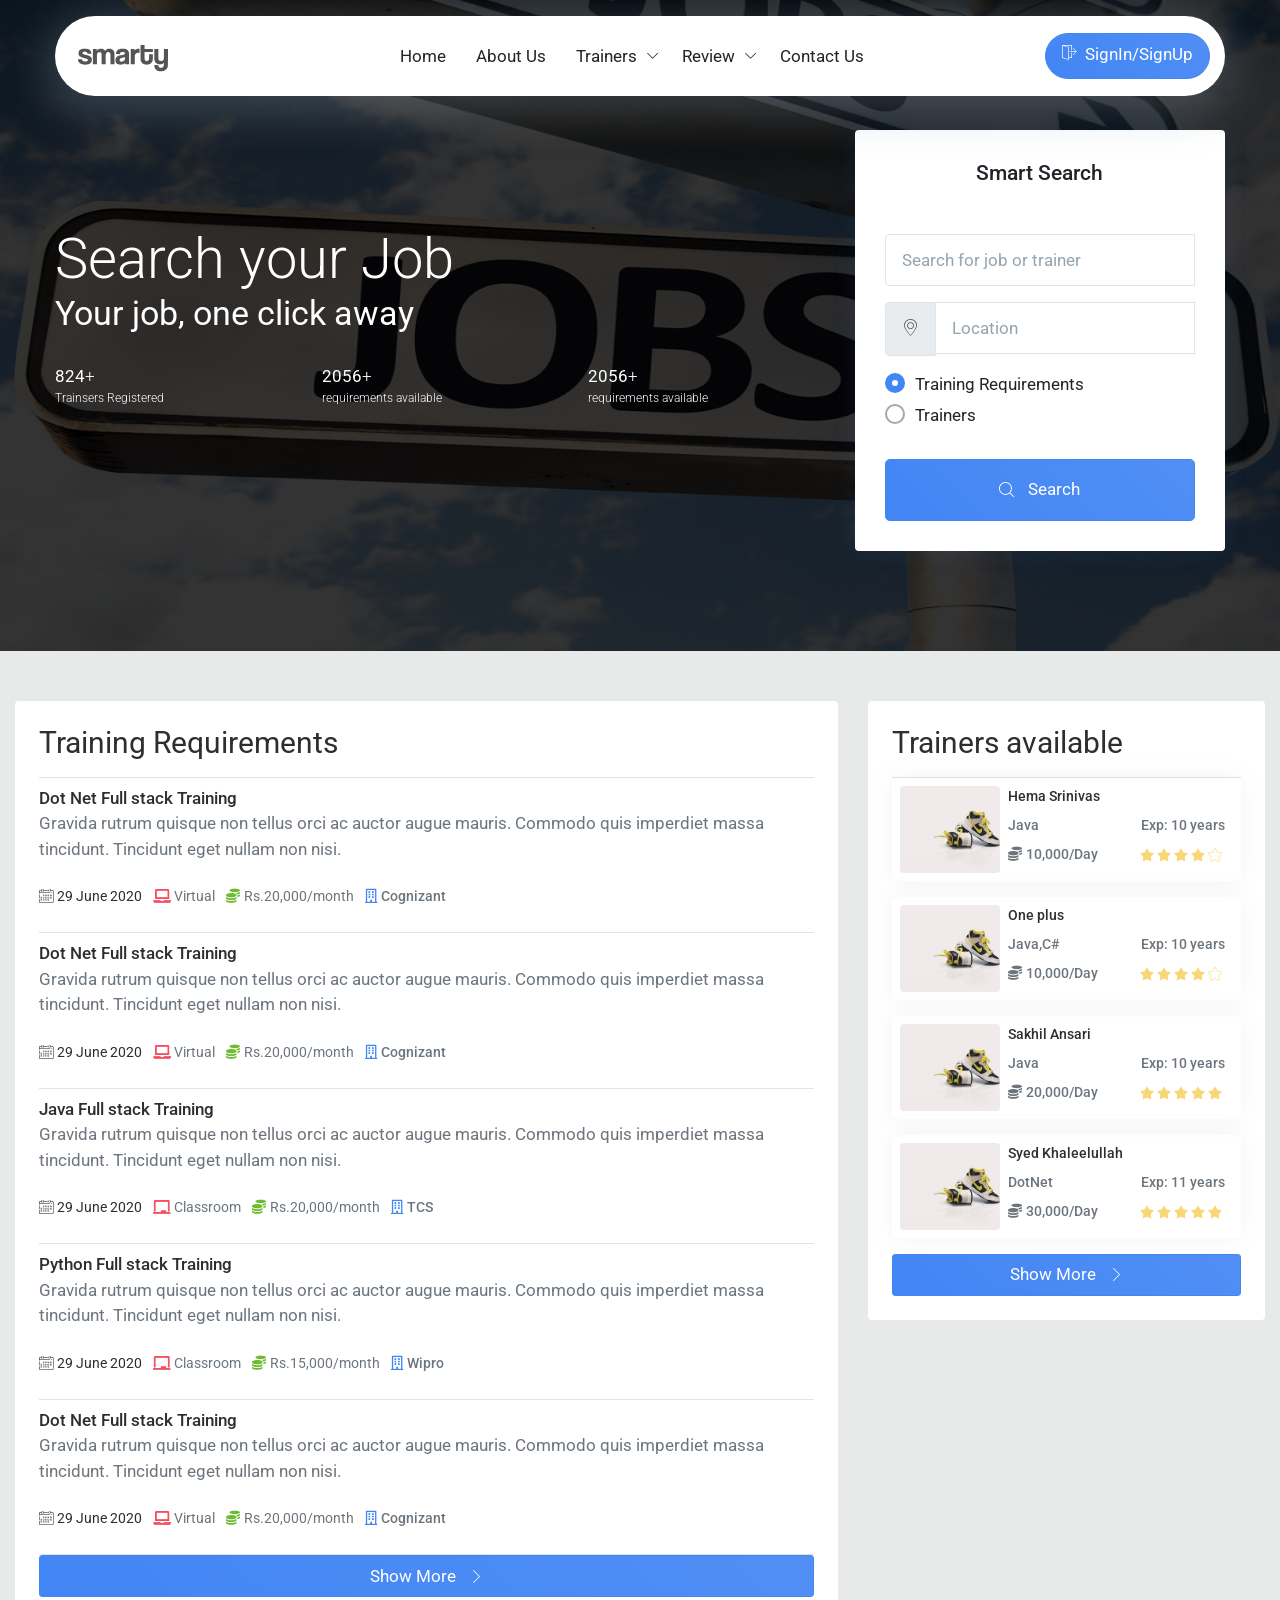
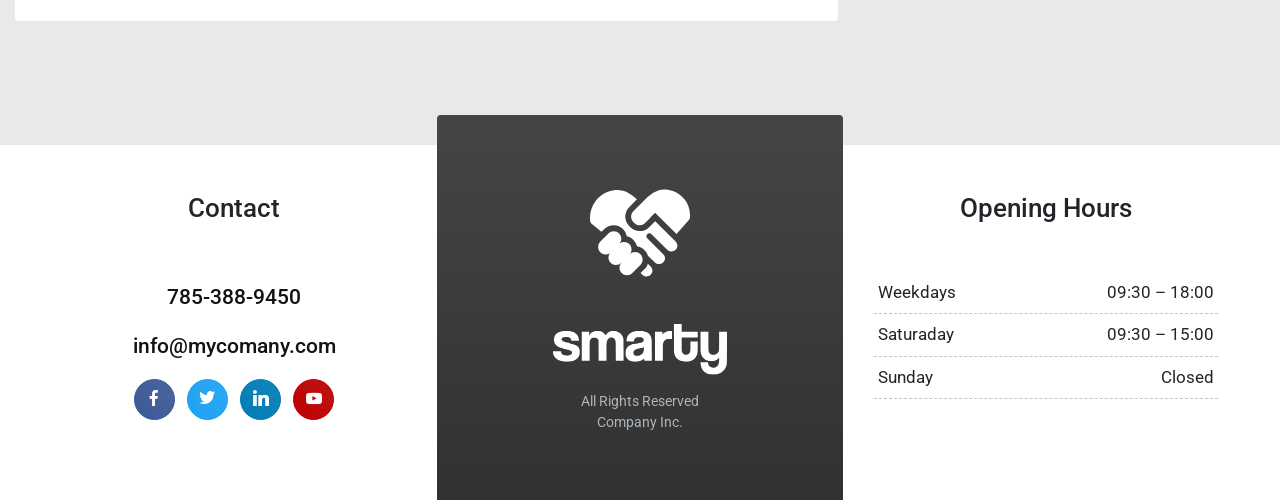
<file: index.html>
<!doctype html>
<html lang="en" xmlns="http://www.w3.org/1999/xhtml">
	<head>
		<title>Job_Portal</title>
		<meta name="description" content="...">

        <meta name="viewport" content="width=device-width, maximum-scale=5, initial-scale=1, user-scalable=0">
        <!--[if IE]><meta http-equiv='X-UA-Compatible' content='IE=edge,chrome=1'><![endif]-->

        <!-- up to 10% speed up for external res -->
        <link rel="dns-prefetch" href="https://fonts.googleapis.com/">
        <link rel="dns-prefetch" href="https://fonts.gstatic.com/">
        <link rel="preconnect" href="https://fonts.googleapis.com/">
		<link rel="preconnect" href="https://fonts.gstatic.com/">
		<link rel="stylesheet" href="https://cdnjs.cloudflare.com/ajax/libs/font-awesome/5.15.1/css/all.min.css" integrity="sha512-+4zCK9k+qNFUR5X+cKL9EIR+ZOhtIloNl9GIKS57V1MyNsYpYcUrUeQc9vNfzsWfV28IaLL3i96P9sdNyeRssA==" crossorigin="anonymous" />
        <!-- preloading icon font is helping to speed up a little bit -->
        <link rel="preload" href="assets/fonts/flaticon/Flaticon.woff2" as="font" type="font/woff2" crossorigin>

        <link rel="stylesheet" href="assets/css/core.min.css">
        <link rel="stylesheet" href="assets/css/vendor_bundle.min.css">
        <link rel="stylesheet" href="https://fonts.googleapis.com/css?family=Roboto:300,400,500,700&amp;display=swap">

		<!-- favicon -->
		<link rel="shortcut icon" href="favicon.ico">
		<link rel="apple-touch-icon" href="demo.files/logo/icon_512x512.png">

		<link rel="manifest" href="assets/images/manifest/manifest.json">
		<meta name="theme-color" content="#377dff">

		<!-- custom css  -->
		<link rel="stylesheet" href="style.css">

	</head>
	<body>
		<div id="wrapper">
					<!-- HEADER -->
					<header id="header" class="container position-relative shadow-xs">
						<div class="ml--15 mr--15 pl--15 pr--15 mt-3 row-pill position-absolute bg-white rounded left-0 right-0 shadow-xlg">

 							<!-- NAVBAR ---->
							<div class=" position-relative">
			
								<nav class="navbar navbar-expand-lg navbar-light justify-content-lg-between justify-content-md-inherit">
			
									<div class="align-items-start">
			
										<!-- mobile menu button : show -->
										<button class="navbar-toggler" type="button" data-toggle="collapse" data-target="#navbarMainNav" aria-controls="navbarMainNav" aria-expanded="false" aria-label="Toggle navigation">
											<svg width="25" viewBox="0 0 20 20">
												<path d="M 19.9876 1.998 L -0.0108 1.998 L -0.0108 -0.0019 L 19.9876 -0.0019 L 19.9876 1.998 Z"></path>
												<path d="M 19.9876 7.9979 L -0.0108 7.9979 L -0.0108 5.9979 L 19.9876 5.9979 L 19.9876 7.9979 Z"></path>
												<path d="M 19.9876 13.9977 L -0.0108 13.9977 L -0.0108 11.9978 L 19.9876 11.9978 L 19.9876 13.9977 Z"></path>
												<path d="M 19.9876 19.9976 L -0.0108 19.9976 L -0.0108 17.9976 L 19.9876 17.9976 L 19.9876 19.9976 Z"></path>
											</svg>
										</button>
										
								
			
										<!-- 
											Logo : height: 70px max
										-->
										<a class="navbar-brand pl-2" href="index.html">
											<img src="assets/images/logo/logo_dark.svg" width="90" height="70" alt="...">
										</a>
			
									</div>
			
			
			
			
									<!-- Menu -->
									<div class="collapse navbar-collapse navbar-animate-fadein justify-content-center" id="navbarMainNav">
			
			
										<!-- MOBILE MENU NAVBAR -->
										<div class="navbar-xs d-none"><!-- .sticky-top -->
			
											<!-- mobile menu button : close -->
											<button class="navbar-toggler pt-0" type="button" data-toggle="collapse" data-target="#navbarMainNav" aria-controls="navbarMainNav" aria-expanded="false" aria-label="Toggle navigation">
												<svg width="20" viewBox="0 0 20 20">
													<path d="M 20.7895 0.977 L 19.3752 -0.4364 L 10.081 8.8522 L 0.7869 -0.4364 L -0.6274 0.977 L 8.6668 10.2656 L -0.6274 19.5542 L 0.7869 20.9676 L 10.081 11.679 L 19.3752 20.9676 L 20.7895 19.5542 L 11.4953 10.2656 L 20.7895 0.977 Z"></path>
												</svg>
											</button>
			
											<!-- 
												Mobile Menu Logo 
												Logo : height: 70px max
											-->
											<a class="navbar-brand" href="index.html">
												<img src="assets/images/logo/logo_dark.svg" width="110" height="70" alt="...">
											</a>
										
											

										
										
			
										</div>
										<!-- /MOBILE MENU NAVBAR -->
			
			
			
										<!-- NAVIGATION -->
										<ul class="navbar-nav">
			
											<!-- home -->
											<li class="nav-item">
			
												<a class="nav-link" href="index.html">
													Home
												</a>
			
											</li>
			
											<!-- about -->
											<li class="nav-item">
			
												<a class="nav-link" href="niche.realestate-about.html">
													About Us
												</a>
			
											</li>
			
											<!-- pages -->
											<li class="nav-item dropdown">
			
												<a class="nav-link dropdown-toggle" href="#" data-toggle="dropdown" aria-haspopup="true" aria-expanded="false" id="mainNavFeatures">
													Trainers
												</a>
			
												<ul class="dropdown-menu dropdown-menu-clean dropdown-menu-hover" aria-labelledby="mainNavFeatures">
			
													<li class="dropdown-item">
														<a class="dropdown-link" href="niche.realestate-category.html">Category</a>
													</li>
			
													<li class="dropdown-item">
														<a class="dropdown-link" href="niche.realestate-item.html">Property View</a>
													</li>
			
												</ul>
			
											</li>

											<li class="nav-item dropdown">
			
												<a class="nav-link dropdown-toggle" href="#" data-toggle="dropdown" aria-haspopup="true" aria-expanded="false" id="mainNavFeatures">
													Review
												</a>
			
												<ul class="dropdown-menu dropdown-menu-clean dropdown-menu-hover" aria-labelledby="mainNavFeatures">
			
													<li class="dropdown-item">
														<a class="dropdown-link" href="niche.realestate-category.html">Company review</a>
													</li>
			
													<li class="dropdown-item">
														<a class="dropdown-link" href="niche.realestate-item.html">Trainer reviews</a>
													</li>
			
												</ul>
			
											</li>
			
			
											<!-- about -->
											<li class="nav-item">
			
												<a class="nav-link" href="niche.realestate-contact.html">
													Contact Us
												</a>
			
											</li>
			
			
						
			
			
										</ul>
										<!-- /NAVIGATION -->
			
			
									</div>
								
									<ul class=" list-unstyled mb-0  d-flex align-items-end " id="asdf">
			
										<li class="nav-item dropdown">
								
												<a class="nav-link dropdown-toggle btn btn-sm btn-pill btn-primary text-white  d-none d-lg-inline-block d-md-inline-block " type="button" data-toggle="dropdown"  aria-haspopup="true" aria-expanded="false"  id="loginorRegisterFeatures" >
													<span class="group-icon">
														<i class="fi fi-exit mr-2 pb-1 fs--15"></i>SignIn/SignUp

													</span> 	
												</a>
			
												<ul class="dropdown-menu dropdown-menu-invert  dropdown-menu-clean" aria-labelledby="loginorRegisterFeatures" >
			
													<li class="dropdown-item">
														<a class="dropdown-link js-ajax-modal" href="#"	data-href="_ajax/modal_signin_md.html"
														data-ajax-modal-size="modal-md"
														data-ajax-modal-centered="true"
														data-ajax-modal-backdrop="static">
														Login As Trainer</a>
													</li>
													<li class="dropdown-item">
														<a class="dropdown-link js-ajax-modal" href="#"	data-href="_ajax/modal_signin_md.html"
														data-ajax-modal-size="modal-md"
														data-ajax-modal-centered="true"
														data-ajax-modal-backdrop="static">
														Login </a>
													</li>
													<li class="dropdown-item">
														<a class="dropdown-link js-ajax-modal" href="#"	data-href="_ajax/modal_signin_md.html"
														data-ajax-modal-size="modal-md"
														data-ajax-modal-centered="true"
														data-ajax-modal-backdrop="static">
														Register</a>
													</li>
													<li class="dropdown-item">
														<a class="dropdown-link js-ajax-modal" href="#"	data-href="_ajax/modal_signin_md.html"
														data-ajax-modal-size="modal-md"
														data-ajax-modal-centered="true"
														data-ajax-modal-backdrop="static">
														Register as Trainer</a>
													</li>
			
								
			
												</ul>
			
										
											
			
										</li>
			
									</ul>

									<!-- OPTIONS -->
									<ul class=" d-none d-sm-none list-unstyled mb-0 d-flex justify-content-end mr-0">

										<li class=" mx-1 dropdown">

											<a href="#" aria-label="Account Options" id="dropdownAccountOptions" class="btn btn-sm rounded-circle btn-primary btn-soft-static shadow-none" data-toggle="dropdown" aria-expanded="false" aria-haspopup="true">
												<span class="group-icon">
													<i class="fi fi-user-male"></i>
													<i class="fi fi-close"></i>
												</span>
											</a>


							
											<div aria-labelledby="dropdownAccountOptions" class="prefix-link-icon prefix-icon-dot dropdown-menu dropdown-menu-clean dropdown-menu-invert dropdown-click-ignore p-0 mt--18 fs--15">
											
												
												
												<a class="dropdown-link js-ajax-modal dropdown-item text-truncate font-weight-light" href="#"	data-href="#"
												data-ajax-modal-size="modal-md"
												data-ajax-modal-centered="true"
												data-ajax-modal-backdrop="static">
												Login As Trainer</a>
												<a class="dropdown-link js-ajax-modal dropdown-item text-truncate font-weight-light" href="#"	data-href="_ajax/modal_signin_md.html"
												data-ajax-modal-size="modal-md"
												data-ajax-modal-centered="true"
												data-ajax-modal-backdrop="static">
												Login </a>
												<a class="dropdown-link js-ajax-modal dropdown-item text-truncate font-weight-light" href="#"	data-href="_ajax/modal_signin_md.html"
												data-ajax-modal-size="modal-md"
												data-ajax-modal-centered="true"
												data-ajax-modal-backdrop="static">
												Register As Trainer</a>
												<a class="dropdown-link js-ajax-modal dropdown-item text-truncate font-weight-light" href="#"	data-href="_ajax/modal_signin_md.html"
												data-ajax-modal-size="modal-md"
												data-ajax-modal-centered="true"
												data-ajax-modal-backdrop="static">
												Register</a>
											
												<!-- <div class="dropdown-divider mb-0"></div>
												<a href="#!" title="Log Out" class="prefix-icon-ignore dropdown-footer dropdown-custom-ignore">
													<i class="fi fi-power float-start"></i>
													Signout
												</a> -->
											</div>

										</li>


									</ul>
									<!-- /OPTIONS -->
									
								
			
			
			
								
									

									
									

									
									
									<!-- OPTIONS -->
								
									<!-- /OPTIONS -->
									
			
			
			
								</nav>
			
							</div>
							<!-- /NAVBAR -->
						</div>
		
					</header>
					<!-- /HEADER -->
		
		
				
		
		
					<!-- COVER + SEARCH -->
					<section class="bg-theme-color-light overlay-dark overlay-opacity-8 lazy " id="bgimage"
						 data-background-image="jobportallandingpage.jpg">
						
						<div class="container"> 
		
							<div class="row text-center-md text-center-xs d-middle justify-content-start">
								
								<div class="col-12 col-lg-8  order-md-1 order-lg-1 mb-5 text-white" data-aos="fade-in" data-aos-delay="0" data-aos-offset="0">
		
									
								
									
									<h1 class="h2-xs display-4 pt--30 mb-0">
										<span class="d-inline-block">
		
										
		
										Search your Job
										</span>
									</h1>
									
								
									 <p class="h2 h5-xs font-weight-normal mb-0">
										Your job, one click away
									</p>  
									<div class="row pt--30">
										
										<div class="col-4">
											<div class="text-white">
												<span data-toggle="count" data-count-from="0" data-count-to="1000" data-count-duration="2500"
													data-count-decimals="0">0</span><span class="font-weight-light">+</span>
											</div>
									
											<p class="text-white font-weight-light fs--12  m-0">Trainsers Registered</p>
										</div>
										<div class="col-4">
											<div class="text-white">
												<span data-toggle="count" data-count-from="0" data-count-to="2500" data-count-duration="2500"
													data-count-decimals="0">0</span><span class="font-weight-light">+</span>
											</div>
									
											<p class="text-white font-weight-light fs--12 m-0">requirements available</p>
										</div>
										<div class="col-4">
											<div class="text-white">
												<span data-toggle="count" data-count-from="0" data-count-to="2500" data-count-duration="2500"
													data-count-decimals="0">0</span><span class="font-weight-light">+</span>
											</div>
									
											<p class="text-white font-weight-light fs--12 m-0">requirements available</p>
										</div>
									</div>
		
								</div>
		
								<div class="col-12 col-lg-4  order-md-2 order-lg-2 text-align-end align-items-start text-center-md text-center-xs" data-aos="fade-in" data-aos-delay="50" data-aos-offset="0">
		
									<div class="d-inline-block bg-white shadow-primary-xs rounded p--30 mt--30 p-4-xs w-70 max-w-450 text-align-start">
								
										<h2 class="h5 mb-5 	text-center">
											
											<span class="d-inline-block pl-2 pr-2">Smart Search</span>
										</h2>
		
										<form novalidate class="bs-validate" method="get" action="searchfunction.html">
										
										
											<div class="input-group  mb-3">
												<input required id="search_for_jobortrainer" type="text" class="form-control"
													placeholder="Search for job or trainer">
												<label for="search_for_Location"></label>
											</div>
											<div class="input-group  mb-3">
												<div class="input-group-prepend">
													<span class="input-group-text"><i class="fi fi-pin"></i></span>
												</div>
												<input required id="search_for_Location" type="text" class="form-control" placeholder="Location">
												<label for="search_for_Location"></label>
											</div>
											<div class="clearfix mb-4">
												<label class="form-radio form-radio-primary">
													<input type="radio" name="s_type" value="1" checked>
													<i></i> Training Requirements
												</label>
										
												<label class="form-radio form-radio-primary">
													<input type="radio" name="s_type" value="2">
													<i></i> Trainers
												</label>
											</div>
										
										
											<button type="submit" class="btn btn-block btn-lg btn-primary bg-gradient-primary-soft">
												<i class="fi fi-search"></i>
												Search
											</button>
										</form>
									</div>
									<!--
										To remember last tab, add:
										.nav-link.nav-link-remember
									-->



		
												
								</div>
		
							</div>
		
						</div>
		
					</section>	
					<!-- /COVER + SEARCH -->

						<!-- Forum / Comunity -->
					<section class=" pt--50  " id="forumsection">
						<div class="container-fluid">

							<div class="row">

								<div class="mb-4  col-12 col-lg-8">

									<div class="bg-white  p-4	 rounded">

										<h2 class="h3 mb-3 text-dark font-weight-normal">
											Training Requirements
										</h2>
										<li class="dropdown-divider"></li>


									<!-- item -->
									<div class="clearfix border-bottom px-0 py-2 ">
										<div class="d-flex">

											

											<div class=" px-0">
												<a href="forum-topic.html" class="h6 text-dark">
													Dot Net Full stack Training
												</a>

												<p>
													Gravida rutrum quisque non tellus orci ac auctor augue mauris. Commodo quis imperdiet massa tincidunt. Tincidunt eget nullam non nisi.
												</p>
											</div>

										</div>

										<ul class="list-inline  mt-2 text-muted fs--14">
										
											<li class="list-inline-item text-dark">
												<i class="fi fi-calendar mr-1  float-start"></i> 29 June 2020
											</li>
											<li class="list-inline-item ">
												<i class="fa fa-laptop text-danger"></i><span class="text-muted"> Virtual</span>
											</li>
											<li class="list-inline-item ">
												<i class="fas fa-coins mr-1 text-success" aria-hidden="true"></i>Rs.20,000/month
											</li>
											<li class="list-inline-item ">
												<i class="far fa-building mr-1 text-primary"></i><a href="#" class=" font-weight-medium text-muted">Cognizant</a>
											</li>
										</ul>
									</div>
									<!-- /item -->
									<!-- item -->
									<div class="clearfix border-bottom py-2 ">
										<div class="d-flex">

											

											<div class=" px-0">
												<a href="forum-topic.html" class="h6 text-dark">
													Dot Net Full stack Training
												</a>

												<p>
													Gravida rutrum quisque non tellus orci ac auctor augue mauris. Commodo quis imperdiet massa tincidunt. Tincidunt eget nullam non nisi.
												</p>
											</div>

										</div>

										<ul class="list-inline  mt-2 text-muted fs--14">
										
											<li class="list-inline-item text-dark">
												<i class="fi fi-calendar mr-1 float-start"></i> 29 June 2020
											</li>
											<li class="list-inline-item ">
												<i class="fa fa-laptop text-danger"></i><span class="text-muted"> Virtual</span>
											</li>
											<li class="list-inline-item ">
												<i class="fas fa-coins mr-1 text-success" aria-hidden="true"></i>Rs.20,000/month
											</li>
											<li class="list-inline-item ">
												<i class="far fa-building mr-1 text-primary"></i><a href="#" class=" font-weight-medium text-muted">Cognizant</a>
											</li>
										</ul>
									</div>
									<!-- /item -->
											<!-- item -->
									<div class="clearfix border-bottom py-2 ">
										<div class="d-flex">

											

									
											<div class=" px-0">
												<a href="forum-topic.html" class="h6 text-dark">
													Java Full stack Training
												</a>

												<p>
													Gravida rutrum quisque non tellus orci ac auctor augue mauris. Commodo quis imperdiet massa tincidunt. Tincidunt eget nullam non nisi.
												</p>
											</div>

										</div>

										<ul class="list-inline  mt-2 text-muted fs--14">
										
											<li class="list-inline-item text-dark">
												<i class="fi fi-calendar mr-1 float-start"></i> 29 June 2020
											</li>
											<li class="list-inline-item ">
												<i class="fa fa-chalkboard text-danger"></i><span class="text-muted"> Classroom</span>
											</li>
											<li class="list-inline-item ">
												<i class="fas fa-coins mr-1 text-success" aria-hidden="true"></i>Rs.20,000/month
											</li>
											<li class="list-inline-item ">
												<i class="far fa-building mr-1 text-primary"></i><a href="#" class=" font-weight-medium text-muted">TCS</a>
											</li>
										</ul>
									</div>
									<!-- /item -->
										<!-- item -->
										<div class="clearfix border-bottom py-2 ">
											<div class="d-flex">

												

											
												<div class=" px-0">
													<a href="forum-topic.html" class="h6 text-dark">
														Python Full stack Training
													</a>

													<p>
														Gravida rutrum quisque non tellus orci ac auctor augue mauris. Commodo quis imperdiet massa tincidunt. Tincidunt eget nullam non nisi.
													</p>
												</div>

											</div>

											<ul class="list-inline  mt-2 text-muted fs--14">
										
												<li class="list-inline-item text-dark">
													<i class="fi fi-calendar mr-1 float-start"></i> 29 June 2020
												</li>
												<li class="list-inline-item ">
													<i class="fa fa-chalkboard text-danger"></i> Classroom
												</li>
												<li class="list-inline-item ">
													<i class="fas fa-coins mr-1 text-success" aria-hidden="true"></i>Rs.15,000/month
												</li>
												<li class="list-inline-item ">
													<i class="far fa-building mr-1 text-primary"></i><a href="#" class=" font-weight-medium text-muted">Wipro</a>
												</li>
											</ul>
										</div>
										<!-- /item -->
											<!-- item -->
									<div class="clearfix border-bottom py-2 ">
										<div class="d-flex">

											

										
											<div class=" px-0">
												<a href="forum-topic.html" class="h6 text-dark">
													Dot Net Full stack Training
												</a>

												<p>
													Gravida rutrum quisque non tellus orci ac auctor augue mauris. Commodo quis imperdiet massa tincidunt. Tincidunt eget nullam non nisi.
												</p>
											</div>

										</div>

										<ul class="list-inline  mt-2 text-muted fs--14">
										
											<li class="list-inline-item text-dark">
												<i class="fi fi-calendar mr-1 float-start"></i> 29 June 2020
											</li>
											<li class="list-inline-item ">
												<i class="fa fa-laptop text-danger"></i><span class="text-muted"> Virtual</span>
											</li>
											<li class="list-inline-item ">
												<i class="fas fa-coins mr-1 text-success" aria-hidden="true"></i>Rs.20,000/month
											</li>
											<li class="list-inline-item ">
												<i class="far fa-building mr-1 text-primary"></i><a href="#" class=" font-weight-medium text-muted">Cognizant</a>
											</li>
										</ul>
									</div>
									<!-- /item -->


									
										<div class="text-align-end">
											<a href="niche.classifieds-category.html" class="btn btn-block btn-primary btn-sm">
												<span>Show More</span>
												<i class="fi fi-arrow-end"></i>
											</a>
										</div>
									</div>

								</div>

								<div class=" col-12 col-lg-4">
									<div class="bg-white p-4 rounded">
										<h2 class="h3 mb-3 text-dark font-weight-normal">
										 Trainers available
										</h2>
										<li class="dropdown-divider"></li>
										<a href="niche.classifieds-item.html"
											class="d-flex p-2 mb-3 shadow-xs shadow-md-hover rounded text-decoration-none transition-hover-top transition-all-ease-250">
									
											<!-- image -->
											<div class="text-center bg-light w--100 h--110 rounded bg-cover lazy"
												data-background-image="demo.files/images/unsplash/products/thumb_330/barrett-ward-cOJgO4Zzs-w-unsplash-min.jpg">
											</div>
									
											<div class="col px-2">
									
												<p class="fs--14  mb-2 font-weight-medium text-dark">
													Hema Srinivas
												
													
												</p>
												<p class="fs--14  mb-2 font-weight-medium ">
													Java<span class="float-end">Exp: 10 years</span>
													
													
												</p>
												<p class="fs--14  mb-2 font-weight-medium ">
													<i class="fas fa-coins mr-1" aria-hidden="true"></i>10,000/Day
													<span class="rating-4  float-end m-0 float-none-xs text-warning fs--14 mt-1"></span>
													
												</p>
											

									
											</div>
									
										</a>
										<a href="niche.classifieds-item.html"
										class="d-flex p-2 mb-3 shadow-xs shadow-md-hover rounded text-decoration-none transition-hover-top transition-all-ease-250">
								
										<!-- image -->
										<div class="text-center bg-light w--100 h--110 rounded bg-cover lazy"
											data-background-image="demo.files/images/unsplash/products/thumb_330/barrett-ward-cOJgO4Zzs-w-unsplash-min.jpg">
										</div>
								
										<div class="col px-2">
								
											<p class="fs--14  mb-2 font-weight-medium text-dark">
												One plus
											
												
											</p>
											<p class="fs--14  mb-2 font-weight-medium ">
												Java,C#<span class="float-end">Exp: 10 years</span>
												
												
											</p>
											<p class="fs--14  mb-2 font-weight-medium">
												<i class="fas fa-coins mr-1" aria-hidden="true"></i>10,000/Day
												<span class="rating-4 float-end m-0 float-none-xs text-warning fs--14 mt-1"></span>
												
											</p>
										

								
										</div>
								
									</a>
									<a href="niche.classifieds-item.html"
									class="d-flex p-2 mb-3 shadow-xs shadow-md-hover rounded text-decoration-none transition-hover-top transition-all-ease-250">
							
									<!-- image -->
									<div class="text-center bg-light w--100 h--110 rounded bg-cover lazy"
										data-background-image="demo.files/images/unsplash/products/thumb_330/barrett-ward-cOJgO4Zzs-w-unsplash-min.jpg">
									</div>
							
									<div class="col px-2">
							
										<p class="fs--14  mb-2 font-weight-medium text-dark">
											Sakhil Ansari
										
											
										</p>
										<p class="fs--14  mb-2 font-weight-medium ">
											Java<span class="float-end">Exp: 10 years</span>
											
											
										</p>
										<p class="fs--14  mb-2 font-weight-medium ">
											<i class="fas fa-coins mr-1" aria-hidden="true"></i>20,000/Day
											<span class="rating-5 float-end m-0 float-none-xs text-warning fs--14 mt-1"></span>
											
										</p>
									

							
									</div>
							
								</a>
								<a href="niche.classifieds-item.html"
								class="d-flex p-2 mb-3 shadow-xs shadow-md-hover rounded text-decoration-none transition-hover-top transition-all-ease-250">
						
								<!-- image -->
								<div class="text-center bg-light w--100 h--110 rounded bg-cover lazy"
									data-background-image="demo.files/images/unsplash/products/thumb_330/barrett-ward-cOJgO4Zzs-w-unsplash-min.jpg">
								</div>
						
								<div class="col px-2">
						
									<p class="fs--14  mb-2 font-weight-medium text-dark">
										Syed Khaleelullah
									
										
									</p>
									<p class="fs--14  mb-2 font-weight-medium ">
										DotNet<span class="float-end">Exp: 11 years</span>
										
										
									</p>
									<p class="fs--14  mb-2 font-weight-medium ">
										<i class="fas fa-coins mr-1" aria-hidden="true"></i>30,000/Day
										<span class="rating-5 float-end m-0 float-none-xs text-warning fs--14 mt-1"></span>
										
									</p>
								

						
								</div>
						
							</a>
						
									
									
									
									
									
										<div class="text-align-end">
											<a href="niche.classifieds-category.html" class="btn btn-block btn-primary btn-sm">
												<span>Show More</span>
												<i class="fi fi-arrow-end"></i>
											</a>
										</div>
									</div>

								</div>

							</div>

						</div>
					</section>
			<!-- /Forum / Comunity -->




			<!-- Footer -->
			<footer id="footer" class="shadow-xs">
				<div class="container">

					<div class="row gutters-lg">

						<!-- col 1 : contact -->
						<div class="order-3 order-lg-1 col">

							<div class="py-5 px-3 text-center">

								<h4>Contact</h4>

								<div class="mb-4">

									<ul class="list-unstyled mb-0 mt-5 px-3">

										<li class="list-item py-2">

											<a href="tel:+01-555-5555" class="clearfix py-1 h5 mb-0 d-block font-weight-medium">
												785-388-9450
											</a>

										</li>

										<li class="list-item py-2">

											<a href="mailto:info@mycomany.com" class="clearfix py-1 h5 d-block font-weight-medium">
												info@mycomany.com
											</a>

										</li>

									</ul>


									<!-- social -->
									<div class="clearfix"> 

										<a href="#!" class="btn btn-sm btn-facebook transition-hover-top mb-2 rounded-circle text-white" rel="noopener" aria-label="facebook page">
											<i class="fi fi-social-facebook"></i> 
										</a>

										<a href="#!" class="btn btn-sm btn-twitter transition-hover-top mb-2 rounded-circle text-white" rel="noopener" aria-label="twitter page">
											<i class="fi fi-social-twitter"></i> 
										</a>

										<a href="#!" class="btn btn-sm btn-linkedin transition-hover-top mb-2 rounded-circle text-white" rel="noopener" aria-label="linkedin page">
											<i class="fi fi-social-linkedin"></i> 
										</a>

										<a href="#!" class="btn btn-sm btn-youtube transition-hover-top mb-2 rounded-circle text-white" rel="noopener" aria-label="youtube page">
											<i class="fi fi-social-youtube"></i> 
										</a>

									</div>
									<!-- /social -->


								</div>
							
							</div>

						</div>


						<!-- MIDDLE : LOGO -->
						<div class="order-2 col-12 col-lg-4 col-xl-4 mt--n30 m-0-xs m-0-md bg-gradient-dark rounded-top d-flex flex-wrap align-items-center justify-content-center">

							<div class="px-4 py-5 text-center">

								<!-- svg icon -->
								<div class="py-3">
									<svg width="100" height="100" viewBox="0 0 512 512" fill="#ffffff"><path d="M485.045 84.997c-21.364-28.044-52.4-46.114-87.392-50.882-5.227-.712-10.433-1.073-15.474-1.073-20.222 0-39.232 5.67-58.116 17.333-21.101 13.032-40.502 32.378-61.022 52.841l-41.329 41.508c-14.991 15.012-14.991 39.438 0 54.45l5.065 5.072c7.243 7.254 16.965 11.701 27.215 11.847 10.469.148 20.338-3.856 27.782-11.286l24.908-24.535c1.813-1.785 3.421-4.895 26.408-27.798l109.88 108.883 66.493-76.001c.708-.77 1.157-1.724 1.298-2.758 4.779-34.895-4.354-69.556-25.716-97.601zM258.203 365.01c-7.268-7.279-16.934-11.288-27.217-11.288s-19.948 4.009-27.217 11.288l-.701.702c13.402-15.102 12.884-38.313-1.564-52.782-7.268-7.279-16.934-11.288-27.216-11.288-7.642 0-14.941 2.218-21.171 6.344 10.665-15.026 9.286-36.053-4.157-49.514-7.268-7.279-16.934-11.288-27.216-11.288s-19.948 4.009-27.217 11.288l-41.413 41.473c-14.99 15.012-14.99 39.439 0 54.451 7.268 7.28 16.934 11.289 27.216 11.289 7.642 0 14.941-2.218 21.171-6.344-10.665 15.025-9.286 36.052 4.156 49.513 7.268 7.279 16.934 11.288 27.216 11.288s19.948-4.009 27.217-11.288l.706-.707c-13.408 15.101-12.892 38.316 1.558 52.787 7.268 7.279 16.934 11.288 27.216 11.288s19.948-4.009 27.216-11.288l41.413-41.474c14.995-15.011 14.995-39.438.004-54.45zM296.273 412.813c-3.189 10.192-8.792 19.785-16.843 27.846l-20.565 20.596 8.802 8.802c11.84 11.841 31.027 11.871 42.905.068 11.957-11.882 11.956-31.227-.002-43.108zM333.747 195.378l-30.86 30.741c-12.947 12.883-30.107 19.978-48.333 19.978l-.988-.007c-17.924-.254-34.978-7.586-48.018-20.646l-5.064-5.072c-26.662-26.701-26.662-70.146 0-96.846l39.585-39.756c-31.451-28.733-67.978-53.085-116.864-46.419-37.703 5.136-71.143 24.606-94.16 54.822-23.019 30.217-32.859 67.563-27.708 105.16.52 3.798 2.45 7.263 5.407 9.712l51.866 42.94 13.691-13.711c13.617-13.637 31.963-20.825 51.342-20.031 14.837.608 29.174 6.079 40.617 15.543 1.905 1.575 3.687 3.235 5.373 4.955l.558.532c.232.233.433.471.634.708 9.395 10.076 15.175 22.32 17.355 35.071 13.005 2.667 24.956 9.067 34.555 18.68 9.091 9.104 15.063 20.159 17.953 31.83.191-.254 2.033.289 4.602 1.66 12.845 2.717 24.646 9.079 34.142 18.591 8.186 8.197 13.848 17.976 17.007 28.361l36.124 34.536c11.479 10.975 29.531 11.103 41.16.286 1.081-1.006 1.992-1.879 2.666-2.554l.497-.511c9.994-10.538 9.576-27.196-.694-37.465l-83.018-83.015c-5.99-5.99-5.976-15.689.031-21.662 6.008-5.973 15.734-5.96 21.724.031l80.485 80.49c11.84 11.841 31.027 11.871 42.905.068 11.957-11.882 11.956-31.227-.003-43.108z"/></svg>
								</div>

								<!-- logo -->
								<div class="py-3">
									<img height="60" src="assets/images/logo/logo_light.svg" alt="...">
								</div>

								<!-- copyright -->
								<p class="fs--14">
									All Rights Reserved
									<br>
									Company Inc.
								</p>

							</div>

						</div>


						<!-- col 2 : Opening -->
						<div class="order-1 order-lg-3 col">

							<div class="py-5">

								<h4 class="text-center mb-5">Opening Hours</h4>

								<ul class="list-unstyled mb-0 px-3">

									<li class="list-item d-flex border-dashed border-dark-soft bx-0 bt-0 px-1 py-2">

										<div class="w-50">
											Weekdays
										</div>

										<div class="w-50 text-align-end">
											09:30 &ndash; 18:00
										</div>

									</li>


									<li class="list-item d-flex border-dashed border-dark-soft bx-0 bt-0 px-1 py-2">

										<div class="w-50">
											Saturaday
										</div>

										<div class="w-50 text-align-end">
											09:30 &ndash; 15:00
										</div>

									</li>


									<li class="list-item d-flex border-dashed border-dark-soft bx-0 bt-0 px-1 py-2">

										<div class="w-50">
											Sunday
										</div>

										<div class="w-50 text-align-end">
											Closed
										</div>

									</li>

								</ul>

							</div>

						</div>

					</div>

				</div>
			</footer>
			<!-- /Footer -->
		</div>
		<div id="onload_modal_shop" class="hide js-onload js-ajax-modal" 
		data-href="_ajax/modal_shop.html" 
		data-ajax-modal-delay="3000" 
		data-ajax-modal-size="modal-lg" 
		data-ajax-modal-centered="true" 
		data-ajax-modal-backdrop=""></div>
	


		<script src="assets/js/core.min.js"></script>

	</body>
</html>
</file>
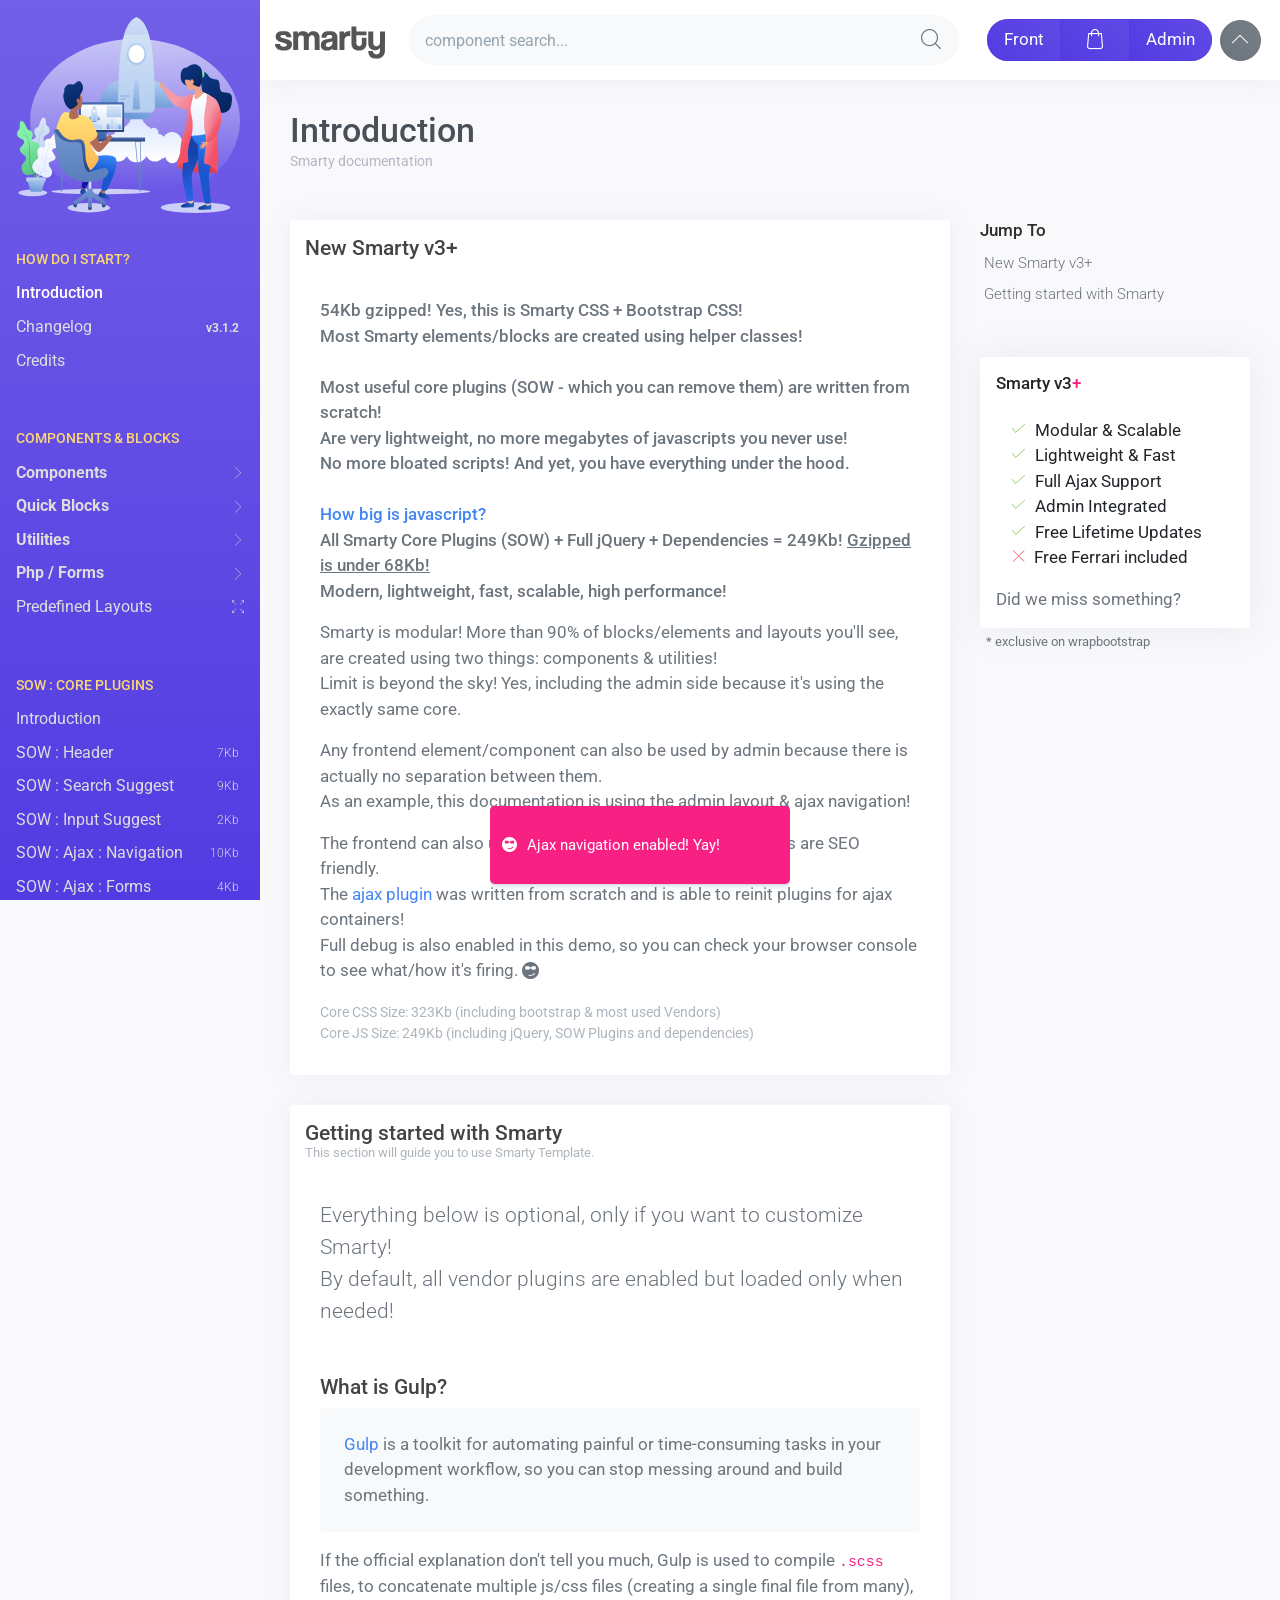
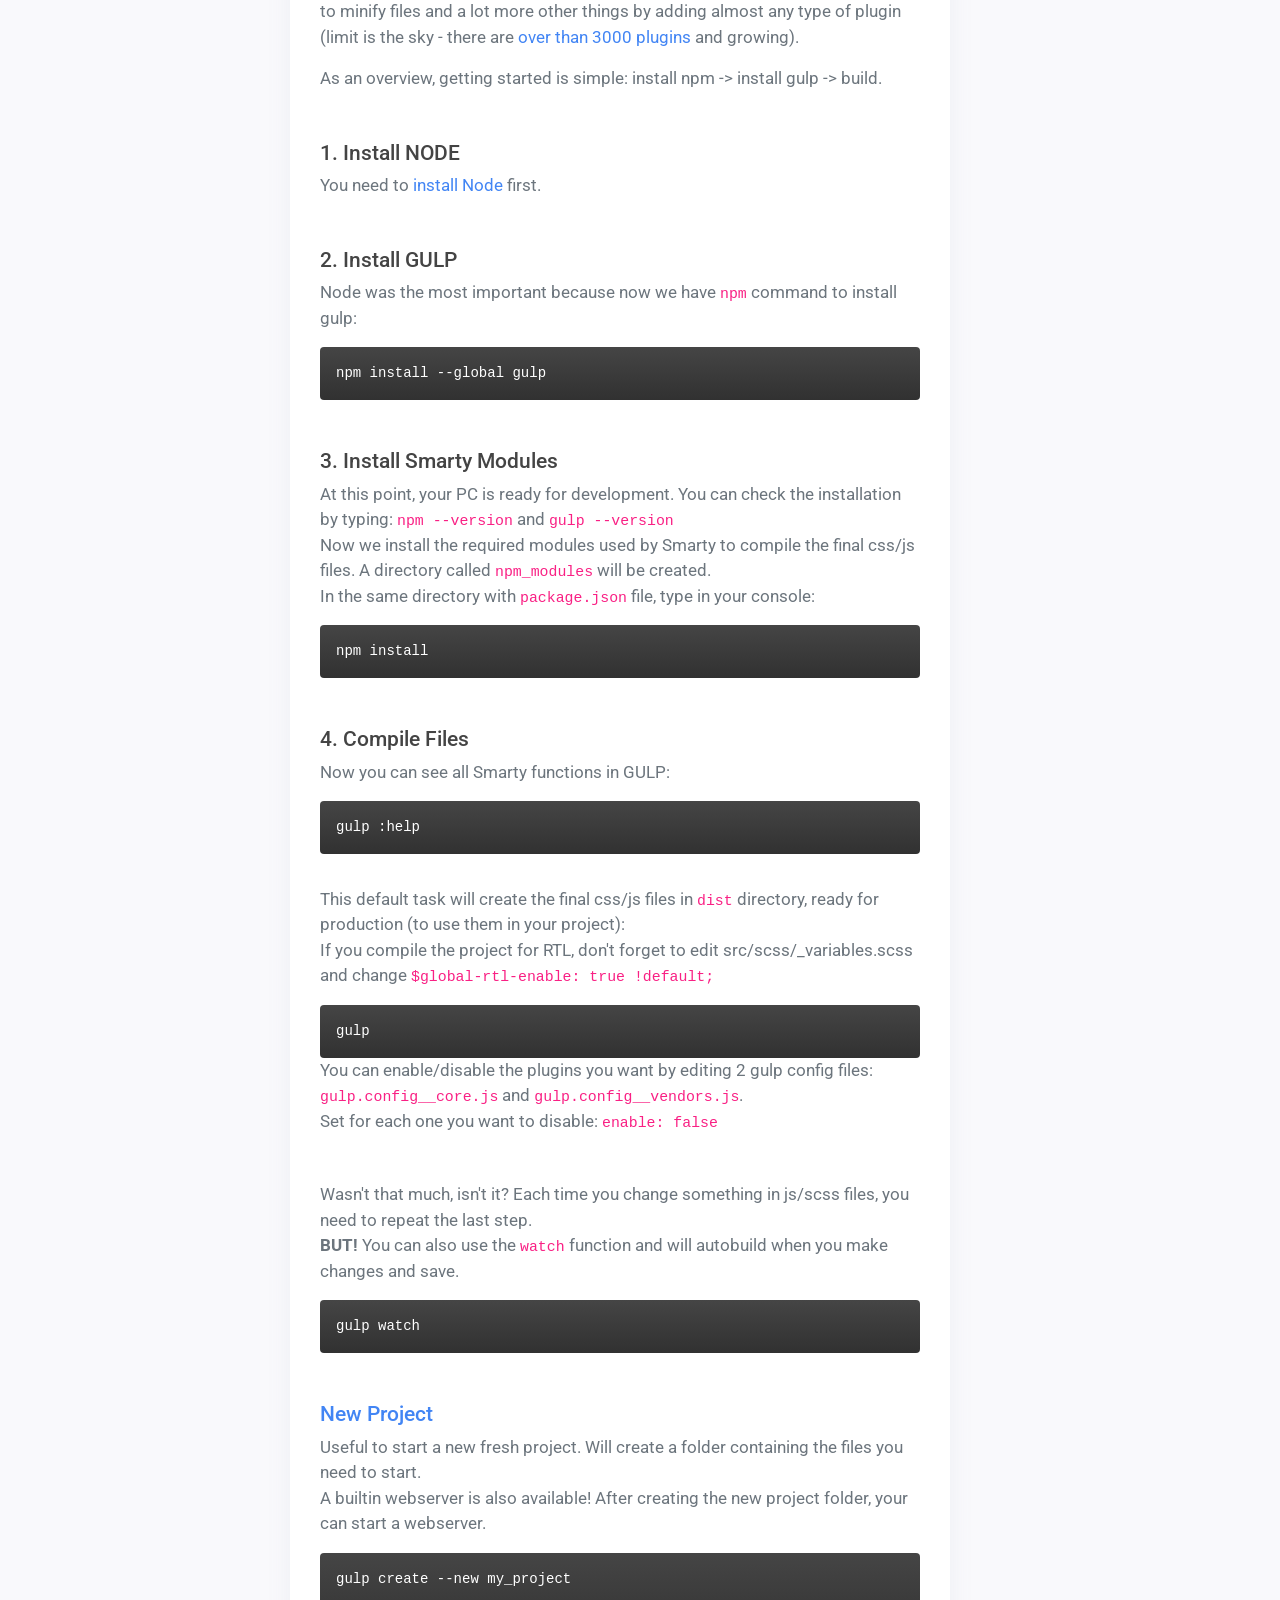
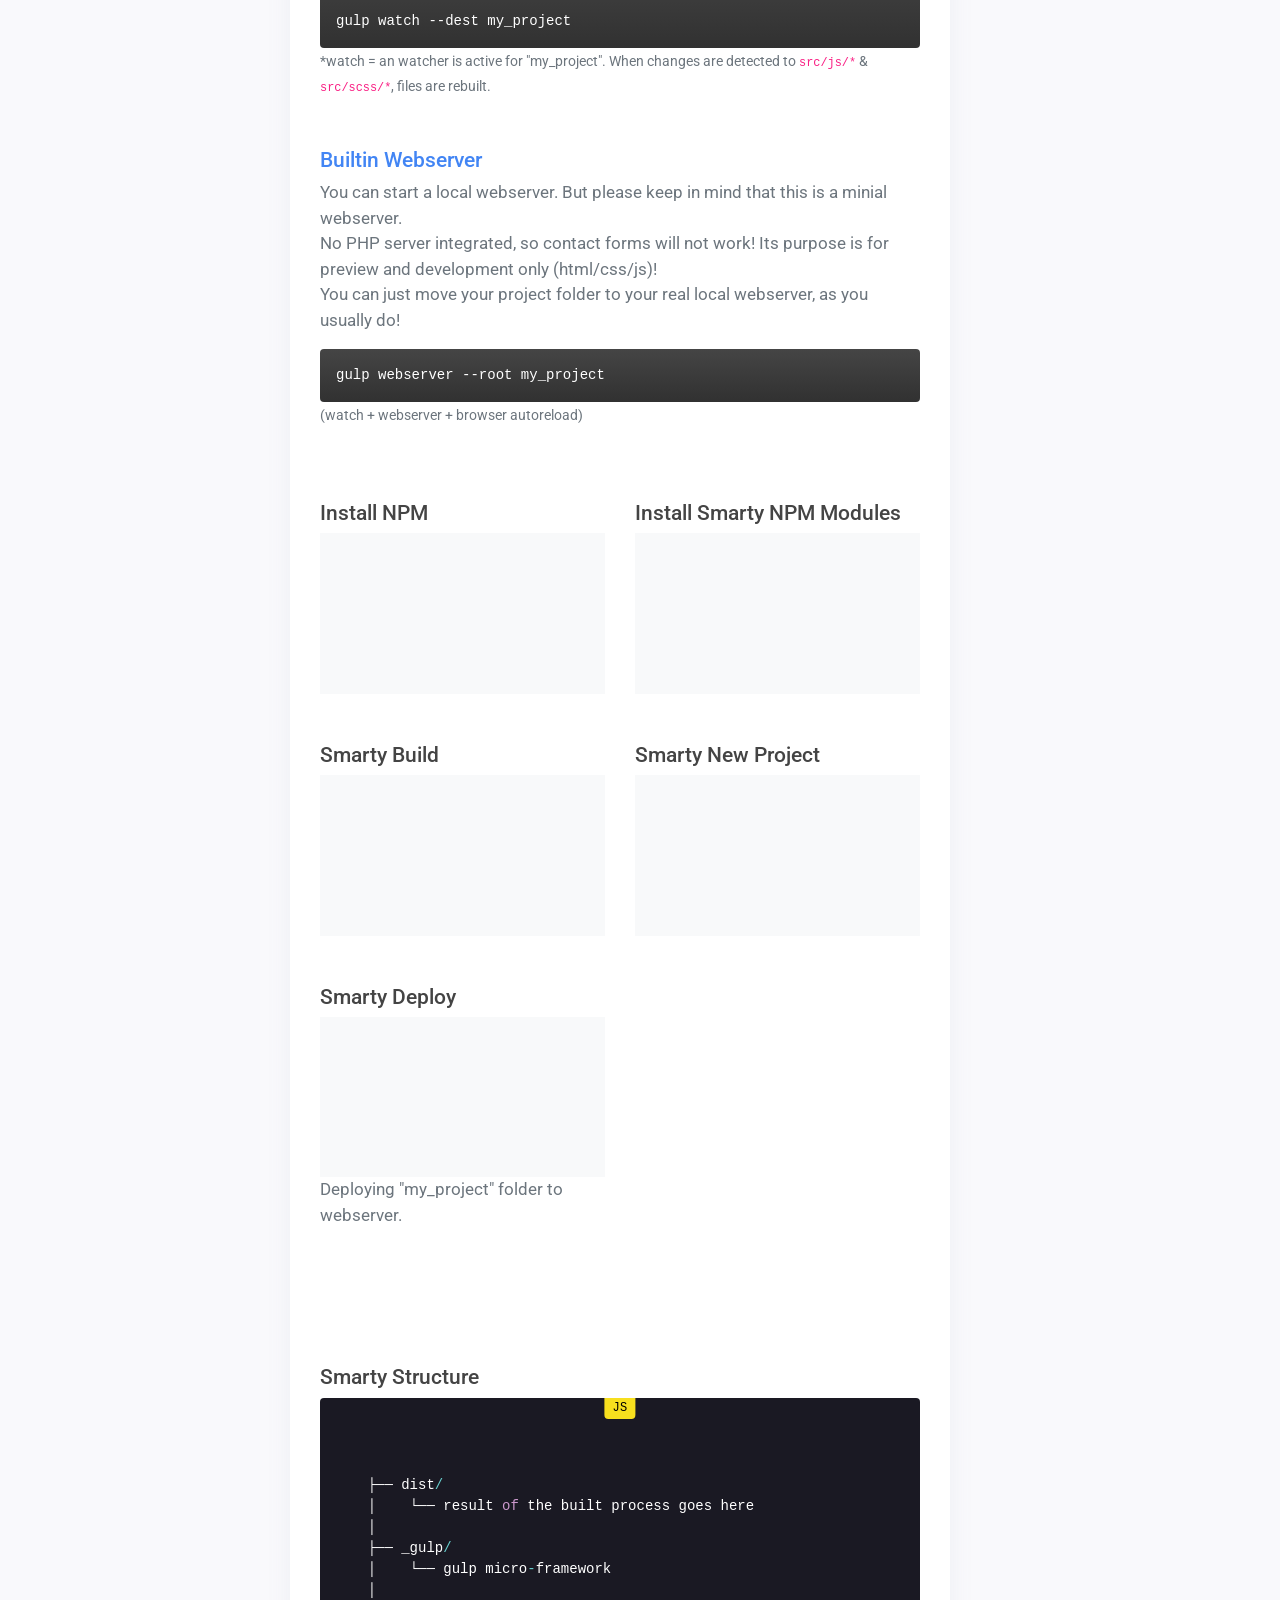
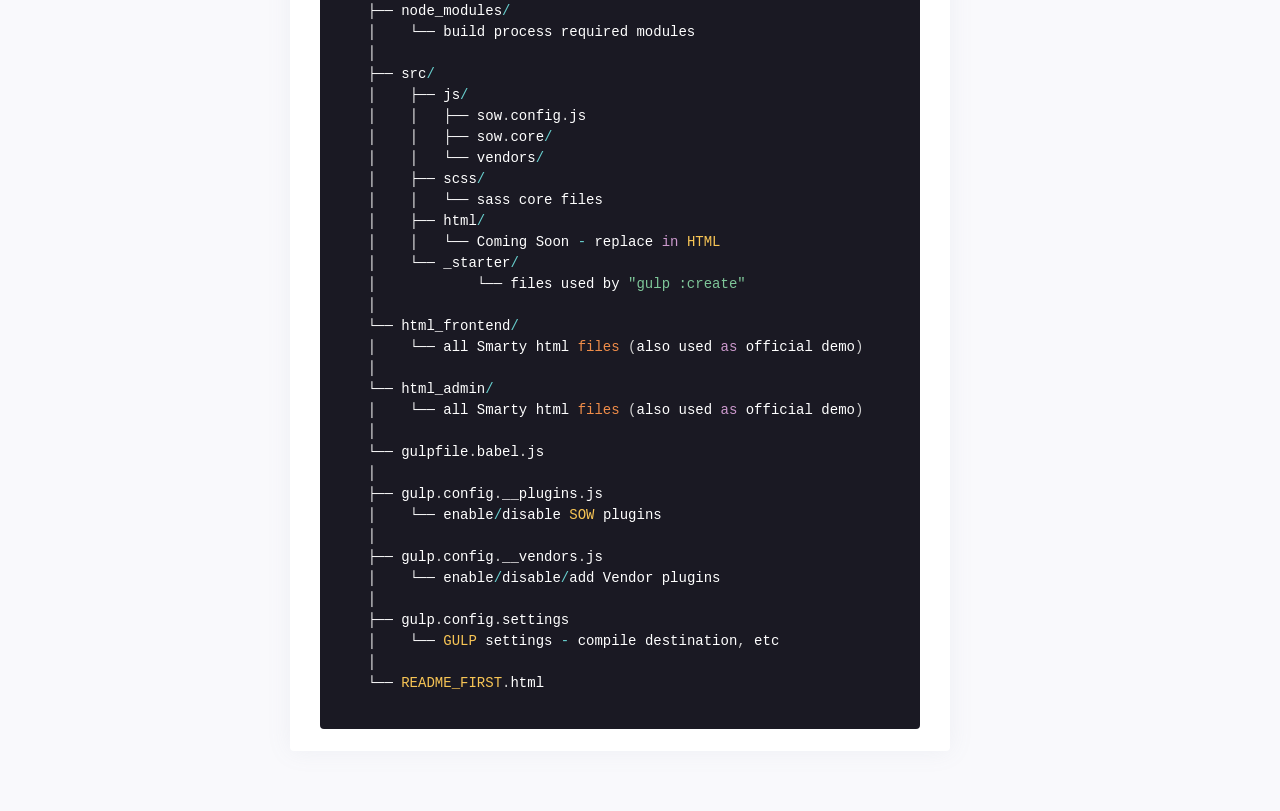
<file: documentation/index.html>
﻿<!doctype html>
<html lang="en" xmlns="http://www.w3.org/1999/xhtml">
	<head>

		<meta charset="UTF-8">
		<title>Smarty</title>
		<meta name="description" content="Smarty Documentation">

        <meta name="viewport" content="width=device-width, maximum-scale=5, initial-scale=1, user-scalable=0">
        <!--[if IE]><meta http-equiv='X-UA-Compatible' content='IE=edge,chrome=1'><![endif]-->

        <!-- up to 10% speed up for external res -->
        <link rel="dns-prefetch" href="https://fonts.googleapis.com/">
        <link rel="dns-prefetch" href="https://fonts.gstatic.com/">
        <link rel="preconnect" href="https://fonts.googleapis.com/">
        <link rel="preconnect" href="https://fonts.gstatic.com/">
        <!-- preloading icon font is helping to speed up a little bit -->
        <link rel="preload" href="../assets/fonts/flaticon/Flaticon.woff2" as="font" type="font/woff2" crossorigin>

		<link rel="stylesheet" href="../assets/css/core.min.css">
		<link rel="stylesheet" href="../assets/css/vendor_bundle.min.css">
		<link href="https://fonts.googleapis.com/css?family=Roboto:300,400,500,700&amp;display=swap" rel="stylesheet">

		<!-- favicon -->
		<link rel="shortcut icon" href="../favicon.ico">
		<link rel="apple-touch-icon" href="../demo.files/logo/icon_512x512.png">

		<link rel="manifest" href="../assets/images/manifest/manifest.json">
		<meta name="theme-color" content="#377dff">

	</head>


	<!--

		Layout Admin
			.layout-admin 	(required)

			.aside-sticky  					- sidebar : fixed and push header
			.header-sticky  				- header : always visible on top (acting as old .header-focus)
			.header-scroll-reveal  			- header : hide on scroll down and reveal on scroll up

	-->
	<body class="layout-admin aside-sticky header-sticky" data-s2t-class="btn-indigo btn-sm rounded-circle">

		<div id="wrapper">



			<!-- HEADER -->
			<header id="header" class="d-flex align-items-center shadow-xs">


				<!-- NAVBAR -->
				<div class="container-fluid position-relative">

					<nav class="navbar navbar-expand-lg navbar-dark justify-content-lg-between">

						<div class="align-items-start">
							
							<!-- 
								sidebar toggler 
							-->
							<a href="#aside-main" class="btn-sidebar-toggle h-100 d-inline-block d-lg-none justify-content-center align-items-center p-2">
								<span class="group-icon">
									<i>
										<svg width="25" viewBox="0 0 20 20">
											<path fill="#333333" d="M 19.9876 1.998 L -0.0108 1.998 L -0.0108 -0.0019 L 19.9876 -0.0019 L 19.9876 1.998 Z"></path>
											<path fill="#333333" d="M 19.9876 7.9979 L -0.0108 7.9979 L -0.0108 5.9979 L 19.9876 5.9979 L 19.9876 7.9979 Z"></path>
											<path fill="#333333" d="M 19.9876 13.9977 L -0.0108 13.9977 L -0.0108 11.9978 L 19.9876 11.9978 L 19.9876 13.9977 Z"></path>
											<path fill="#333333" d="M 19.9876 19.9976 L -0.0108 19.9976 L -0.0108 17.9976 L 19.9876 17.9976 L 19.9876 19.9976 Z"></path>
										</svg>
									</i>

									<i>
										<svg width="25" viewBox="0 0 47.971 47.971">
											<path fill="#333333" d="M28.228,23.986L47.092,5.122c1.172-1.171,1.172-3.071,0-4.242c-1.172-1.172-3.07-1.172-4.242,0L23.986,19.744L5.121,0.88c-1.172-1.172-3.07-1.172-4.242,0c-1.172,1.171-1.172,3.071,0,4.242l18.865,18.864L0.879,42.85c-1.172,1.171-1.172,3.071,0,4.242C1.465,47.677,2.233,47.97,3,47.97s1.535-0.293,2.121-0.879l18.865-18.864L42.85,47.091c0.586,0.586,1.354,0.879,2.121,0.879s1.535-0.293,2.121-0.879c1.172-1.171,1.172-3.071,0-4.242L28.228,23.986z"/>
										</svg>
									</i>
								</span>

							</a>


							<!-- 
								Logo : height: 60px max
							-->
							<a class="navbar-brand" href="index.html">
								<img src="assets/images/logo/logo_dark.svg" width="110" height="70" alt="...">
							</a>

						</div>




					<!-- 

						[SOW] SEARCH SUGGEST PLUGIN
						[GULP/src/plugins/sow_search_suggest/sow_search_suggest.js]
						[SCSS/_plugins/sow_search_suggest.scss]
						++ ++ ++ ++ ++ ++ ++ ++ ++ ++ ++ ++ ++ ++ ++ ++ ++ ++ ++ ++ ++ ++ ++ ++ ++ ++ ++ ++

						PLEASE READ DOCUMENTATION
						documentation/plugins-sow-search.html

					-->
					<form 	action="index.html" 
							method="GET" 
							data-autosuggest="on" 

							data-mode="json" 
							data-json-max-results='10'
							data-json-related-title='Explore Smarty'
							data-json-related-item-icon='fi fi-star-empty'
							data-json-suggest-title='Suggestions for you'
							data-json-suggest-noresult='No results for'
							data-json-suggest-item-icon='fi fi-search'
							data-json-suggest-min-score='5'
							data-json-highlight-term='true'
							data-contentType='application/json; charset=utf-8'
							data-dataType='json'

							data-container="#sow-search-container" 
							data-input-min-length="2" 
							data-input-delay="100" 
							data-related-keywords="" 
							data-related-url="_ajax/search_suggestion_json_related.json" 
							data-suggest-url="_ajax/search_suggestion_json_suggest.json" 
							data-related-action="related_get" 
							data-suggest-action="suggest_get" 
							class="js-ajax-search sow-search sow-search-mobile-float d-flex-1-1-auto mx-4">
						<div class="sow-search-input w-100 d-flex align-items-center">

							<div class="input-group-over d-flex align-items-center w-100 h-100 rounded">

								<input placeholder="component search..." name="s" type="text" class="form-control-sow-search form-control form-control-pill b-0 bg-gray-100" value="" autocomplete="off">

								<span class="sow-search-buttons">

									<!-- search button -->
									<button type="submit" class="btn btn-primary btn-noshadow m-0 px-2 py-1 b-0 bg-transparent text-muted">
										<i class="fi fi-search fs--20"></i>
									</button>

									<!-- close : mobile only (d-inline-block d-lg-none) -->
									<a href="javascript:;" class="btn-sow-search-toggler btn btn-light btn-noshadow m-0 px-2 py-1 d-inline-block d-lg-none">
										<i class="fi fi-close fs--20"></i>
									</a>

								</span>

							</div>

						</div>

						<!-- search suggestion container -->
						<div class="sow-search-container rounded-xl w-100 p-0 hide shadow-md" id="sow-search-container">
							<div class="sow-search-container-wrapper rounded-xl">

								<!-- main search container -->
								<div class="sow-search-loader p-3 text-center hide">
									<i class="fi fi-circle-spin fi-spin text-muted fs--30"></i>
								</div>

								<!-- 
									AJAX CONTENT CONTAINER 
									SHOULD ALWAYS BE AS IT IS : NO COMMENTS OR EVEN SPACES!
								--><div class="sow-search-content rounded w-100 scrollable-vertical"></div>

							</div>
						</div>
						<!-- /search suggestion container -->

						<!-- 

							overlay combinations:
								overlay-dark opacity-* [1-9]
								overlay-light opacity-* [1-9]

						-->
						<div class="sow-search-backdrop overlay-dark opacity-3 hide"></div>

					</form>
					<!-- /SEARCH -->




					<!-- OPTIONS -->
					<ul class="list-inline list-unstyled mb-0 d-flex align-items-end">

						<li class="list-inline-item mx-1 dropdown float-start d-inline-block d-lg-none">

							<a href="#" class="btn-sow-search-toggler btn btn-sm rounded-circle btn-warning bg-gradient-warning">
								<i class="fi fi-search"></i>
							</a>

						</li>


						<li class="list-inline-item mx-1 dropdown float-start d-none d-lg-inline-block">

							<div class="btn-group rounded-xxl overflow-hidden" role="group" aria-label="Basic example">
								
								<a href="../index.html" target="layerstore" class="btn btn-sm btn-pills btn-indigo">
									<span>Front</span>
								</a>

								<a href="https://wrapbootstrap.com/theme/smarty-website-admin-rtl-WB02DSN1B" target="wrapbootstrap" class="btn btn-sm btn-pills btn-indigo py-1">
									<i class="fi fi-cart-1 mx-2 fs--20"></i>
								</a>

								<a href="../../html_admin/layout_1/" target="layerstore" class="btn btn-sm btn-pills btn-indigo">
									<span>Admin</span>
								</a>

							</div>

						</li>

						<!-- header toggle : desktop only -->
						<li class="list-inline-item mx-1 dropdown float-start d-none d-lg-block">

							<a href="#" class="btn-header-toggle btn-toggle btn btn-sm rounded-circle btn-secondary">
								<span class="group-icon">
									<i class="fi fi-arrow-up"></i>
									<i class="fi fi-arrow-down"></i>
								</span>
							</a>

						</li>

					</ul>
					<!-- /OPTIONS -->



					</nav>

				</div>
				<!-- /NAVBAR -->

			</header>
			<!-- /HEADER -->





			<div id="wrapper_content" class="d-flex align-items-stretch">

				<!-- SIDEBAR -->
				<aside id="aside-main" class="aside-start bg-gradient-indigo font-weight-normal aside-hide-xs">

					<div class="aside-wrapper scrollable-vertical scrollable-styled-light">

						<!-- hide on mobile: d-none d-lg-block -->
						<div class="p-3">
							<!--<img class="js-ajax-loaded-animate img-fluid" src="assets/svg/artworks/undraw_smiley_face_lmgm.svg" width="300" height="248" alt="...">-->
							<img class="js-ajax-loaded-animate img-fluid" src="assets/svg/artworks/startup.svg" width="225" height="198" alt="...">
						</div>


						<!--

							All parent open navs are closed on click!
							To ignore this feature, add .js-ignore to .nav-deep

							Links height (paddings):
								.nav-deep-xs
								.nav-deep-md  	(default, ununsed class)
								.nav-deep-sm
								.nav-deep-lg
						-->
						<nav class="nav-deep nav-deep-dark nav-deep-xs pb-5">
							<ul class="nav flex-column">

								<li class="nav-title mt-3">
									<h6 class="fs--14 mb-1 font-weight-medium text-warning">
										HOW DO I START?
									</h6>
								</li>

									<li class="nav-item active">
										<a class="nav-link js-ajax" href="index.html">
											Introduction
										</a>
									</li>

									<li class="nav-item">
										<a class="nav-link js-ajax" href="changelog.html">
											<span class="badge float-end mt-1">v3.1.2</span>
											Changelog
										</a>
									</li>

									<li class="nav-item">
										<a class="nav-link js-ajax" href="credits.html">
											Credits
										</a>
									</li>





								<li class="nav-title mt-5">
									<h6 class="fs--14 mb-1 font-weight-medium text-warning">
										COMPONENTS &amp; BLOCKS
									</h6>
								</li>

								<li class="nav-item">
									<a class="nav-link" href="#">
										<span class="group-icon float-end">
											<i class="fi fi-arrow-end-slim"></i>
											<i class="fi fi-arrow-down-slim"></i>
										</span>
										<b>Components</b>
									</a>
								
									<ul class="nav flex-column">

										<li class="nav-item">
											<a class="nav-link js-ajax" href="components-alerts.html">
												Alerts
											</a>
										</li>
										<li class="nav-item">
											<a class="nav-link js-ajax" href="components-accordions.html">
												Accordions
											</a>
										</li>
										<li class="nav-item">
											<a class="nav-link js-ajax" href="components-badges.html">
												Badges
											</a>
										</li>
										<li class="nav-item">
											<a class="nav-link js-ajax" href="components-breadcrumbs.html">
												Breadcrumbs
											</a>
										</li>
										<li class="nav-item">
											<a class="nav-link js-ajax" href="components-buttons.html">
												Buttons
											</a>
										</li>
										<li class="nav-item">
											<a class="nav-link js-ajax" href="components-cards.html">
												Cards
											</a>
										</li>
										<li class="nav-item">
											<a class="nav-link js-ajax" href="components-carousel.html">
												Carousel
											</a>
										</li>
										<li class="nav-item">
											<a class="nav-link js-ajax" href="components-collapse.html">
												Collapse
											</a>
										</li>
										<li class="nav-item">
											<a class="nav-link js-ajax" href="components-dropdowns.html">
												Dropdowns
											</a>
										</li>
										<li class="nav-item">
											<a class="nav-link js-ajax" href="components-forms.html">
												Forms
											</a>
										</li>
										<li class="nav-item">
											<a class="nav-link js-ajax" href="components-icons.html">
												Icons
											</a>
										</li>
										<li class="nav-item">
											<a class="nav-link js-ajax" href="components-flags.html">
												Flags
											</a>
										</li>
										<li class="nav-item">
											<a class="nav-link js-ajax" href="components-lists.html">
												Lists
											</a>
										</li>
										<li class="nav-item">
											<a class="nav-link js-ajax" href="components-media.html">
												Media
											</a>
										</li>
										<li class="nav-item">
											<a class="nav-link js-ajax" href="components-modals.html">
												Modals
											</a>
										</li>
										<li class="nav-item">
											<a class="nav-link js-ajax" href="components-navs.html">
												Navs
											</a>
										</li>
										<li class="nav-item">
											<a class="nav-link js-ajax" href="components-navigation.html">
												Navigation
											</a>
										</li>
										<li class="nav-item">
											<a class="nav-link js-ajax" href="components-pagination.html">
												Pagination
											</a>
										</li>
										<li class="nav-item">
											<a class="nav-link js-ajax" href="components-progress.html">
												Progress
											</a>
										</li>
										<li class="nav-item">
											<a class="nav-link js-ajax" href="components-popover.html">
												Popover
											</a>
										</li>
										<li class="nav-item">
											<a class="nav-link js-ajax" href="components-scrollspy.html">
												Scrollspy
											</a>
										</li>
										<li class="nav-item">
											<a class="nav-link js-ajax" href="components-spinners.html">
												Spinners
											</a>
										</li>
										<li class="nav-item">
											<a class="nav-link js-ajax" href="components-tabs.html">
												Tabs
											</a>
										</li>
										<li class="nav-item">
											<a class="nav-link js-ajax" href="components-tables.html">
												Tables
											</a>
										</li>

										<li class="nav-item">
											<a class="nav-link js-ajax" href="components-timeline.html">
												Timeline
											</a>
										</li>
										<li class="nav-item">
											<a class="nav-link js-ajax" href="components-thumbnails.html">
												Thumbnails
											</a>
										</li>
										<li class="nav-item">
											<a class="nav-link js-ajax" href="components-tooltip.html">
												Tooltip
											</a>
										</li>
										<li class="nav-item">
											<a class="nav-link js-ajax" href="components-typography.html">
												Typography
											</a>
										</li>

									</ul>
								</li>





									<li class="nav-item">
										<a class="nav-link" href="#">
											<span class="group-icon float-end">
												<i class="fi fi-arrow-end-slim"></i>
												<i class="fi fi-arrow-down-slim"></i>
											</span>
											<b>Quick Blocks</b>
										</a>

										<ul class="nav flex-column">

											<li class="nav-item">
												<a class="nav-link js-ajax" href="block-testimonials.html">
													Testimonials
												</a>
											</li>
											<li class="nav-item">
												<a class="nav-link js-ajax" href="block-pricing.html">
													Pricing
												</a>
											</li>

											<li class="nav-item">
												<a class="nav-link js-ajax" href="block-cta.html">
													Call to action
												</a>
											</li>
											<li class="nav-item">
												<a class="nav-link js-ajax" href="block-brands.html">
													Brands
												</a>
											</li>
											<li class="nav-item">
												<a class="nav-link js-ajax" href="block-various.html">
													Various
												</a>
											</li>
										</ul>

									</li>



									<li class="nav-item">
										<a class="nav-link" href="#">
											<span class="group-icon float-end">
												<i class="fi fi-arrow-end-slim"></i>
												<i class="fi fi-arrow-down-slim"></i>
											</span>
											<b>Utilities</b>
										</a>

										<ul class="nav flex-column">

											<li class="nav-item">
												<a class="nav-link js-ajax" href="util-text-backgrounds.html">
													Text &amp; Backgrouns
												</a>
											</li>

											<li class="nav-item">
												<a class="nav-link js-ajax" href="util-text-color-extended.html">
													Extended Text Color
												</a>
											</li>
											<li class="nav-item">
												<a class="nav-link js-ajax" href="util-borders.html">
													Borders
												</a>
											</li>

											<li class="nav-item">
												<a class="nav-link js-ajax" href="util-shadows.html">
													Box Shadows
												</a>
											</li>
											<li class="nav-item">
												<a class="nav-link js-ajax" href="util-font.html">
													Font Size / Weight
												</a>
											</li>
											<li class="nav-item">
												<a class="nav-link js-ajax" href="util-width-height.html">
													Width / Height
												</a>
											</li>

											<li class="nav-item">
												<a class="nav-link js-ajax" href="util-padding-margin.html">
													Paddings / Margins
												</a>
											</li>
											<li class="nav-item">
												<a class="nav-link js-ajax" href="util-transition.html">
													Transitions / Transforms
												</a>
											</li>
											<li class="nav-item">
												<a class="nav-link js-ajax" href="util-position.html">
													Position
												</a>
											</li>

											<li class="nav-item">
												<a class="nav-link js-ajax" href="util-visibility.html">
													Visibility
												</a>
											</li>
											<li class="nav-item">
												<a class="nav-link js-ajax" href="util-overlays.html">
													Overlays &amp; Opacity
												</a>
											</li>
											<li class="nav-item">
												<a class="nav-link js-ajax" href="util-scroll.html">
													Scroll &amp; Scrollbar
												</a>
											</li>
											<li class="nav-item">
												<a class="nav-link js-ajax" href="util-misc.html">
													Miscellaneous
												</a>
											</li>
											<li class="nav-item">
												<a class="nav-link js-ajax" href="util-responsive.html">
													Responsive
												</a>
											</li>
											<li class="nav-item">
												<a class="nav-link js-ajax" href="util-rtl.html">
													RTL
												</a>
											</li>

										</ul>
									</li>

		







									<li class="nav-item">
										<a class="nav-link" href="#">
											<span class="group-icon float-end">
												<i class="fi fi-arrow-end-slim"></i>
												<i class="fi fi-arrow-down-slim"></i>
											</span>
											<b>Php / Forms</b>
										</a>

										<ul class="nav flex-column">

											<li class="nav-item">
												<a class="nav-link js-ajax" href="php-introduction.html">
													Introduction
												</a>
											</li>
											<li class="nav-item">
												<a class="nav-link js-ajax" href="php-forms.html">
													Contact Forms
												</a>
											</li>
										</ul>

									</li>

		












									<li class="nav-item nav-item-extended overlay-dark overlay-opacity-2">
										<a class="nav-link js-ajax" href="#">
											<span class="group-icon float-end">
												<i class="fi fi-expand"></i>
												<i class="fi fi-shrink"></i>
											</span>
											Predefined Layouts
										</a>


										<!-- extended item -->
										<div class="aside-item d-flex flex-column bg-white shadow-xs w--350"><!-- .w-100 = full width -->
											
											<!-- header -->
											<h3 class="fs--18 bg-light-soft p-3">
												<button type="button" class="btn-aside-item-extended-close close fi fi-close fs--20 mt--n4 float-end"></button>
												<i class="fi fi-heart-slim float-start fs--18"></i> 
												Ready to start
											</h3>

											<!-- extended item content -->
											<div 	id="layout_list" 
													data-ajax-url="_ajax/layout_list.html" 
													class="js-ajax p-3 scrollable-vertical scrollable-styled-dark m--1">

												<div class="text-center"><!-- ajax loading icon -->
													<i class="fi fi-circle-spin fi-spin fs--30 text-muted"></i>
												</div><!-- /ajax loading icon -->

											</div>
											<!-- /extended item content -->

										</div>
										<!-- /extended item -->

									</li>





								<li class="nav-title mt-5">
									<h6 class="fs--14 mb-1 font-weight-medium text-warning">
										SOW : CORE PLUGINS
									</h6>
								</li>
									<li class="nav-item">
										<a class="nav-link js-ajax" href="plugins-sow-introduction.html">
											Introduction
										</a>
									</li>
									<li class="nav-item">
										<a class="nav-link js-ajax" href="plugins-sow-header.html">
											<span class="badge float-end font-weight-light mt--3 text-gray-400">7Kb</span>
											SOW : Header
										</a>
									</li>
									<li class="nav-item">
										<a class="nav-link js-ajax" href="plugins-sow-search-suggest.html">
											<span class="badge float-end font-weight-light mt--3 text-gray-400">9Kb</span>
											SOW : Search Suggest
										</a>
									</li>
									<li class="nav-item">
										<a class="nav-link js-ajax" href="plugins-sow-input-suggest.html">
											<span class="badge float-end font-weight-light mt--3 text-gray-400">2Kb</span>
											SOW : Input Suggest
										</a>
									</li>
									<li class="nav-item">
										<a class="nav-link js-ajax" href="plugins-sow-ajax-navigation.html">
											<span class="badge float-end font-weight-light mt--3 text-gray-400">10Kb</span>
											SOW : Ajax : Navigation
										</a>
									</li>
									<li class="nav-item">
										<a class="nav-link js-ajax" href="plugins-sow-ajax-forms.html">
											<span class="badge float-end font-weight-light mt--3 text-gray-400">4Kb</span>
											SOW : Ajax : Forms
										</a>
									</li>
									<li class="nav-item">
										<a class="nav-link js-ajax" href="plugins-sow-ajax-content.html">
											<span class="badge float-end font-weight-light mt--3 text-gray-400">4Kb</span>
											SOW : Ajax : Content
										</a>
									</li>
									<li class="nav-item">
										<a class="nav-link js-ajax" href="plugins-sow-ajax-modal.html">
											<span class="badge float-end font-weight-light mt--3 text-gray-400">3Kb</span>
											SOW : Ajax : Modals
										</a>
									</li>
									<li class="nav-item">
										<a class="nav-link js-ajax" href="plugins-sow-ajax-confirm.html">
											<span class="badge float-end font-weight-light mt--3 text-gray-400">6Kb</span>
											SOW : Ajax : Confirm
										</a>
									</li>
									<li class="nav-item">
										<a class="nav-link js-ajax" href="plugins-sow-ajax-select.html">
											<span class="badge float-end font-weight-light mt--3 text-gray-400">4.5Kb</span>
											SOW : Ajax : Select
										</a>
									</li>
									<li class="nav-item">
										<a class="nav-link js-ajax" href="plugins-sow-form-validation.html">
											<span class="badge float-end font-weight-light mt--3 text-gray-400">2Kb</span>
											SOW : Form Validation
										</a>
									</li>
									<li class="nav-item">
										<a class="nav-link js-ajax" href="plugins-sow-form-advanced.html">
											<span class="badge float-end font-weight-light mt--3 text-gray-400">7Kb</span>
											SOW : Form Advanced
										</a>
									</li>
									<li class="nav-item">
										<a class="nav-link js-ajax" href="plugins-sow-file-upload.html">
											<span class="badge float-end font-weight-light mt--3 text-gray-400">24Kb</span>
											SOW : File Upload
										</a>
									</li>
									<li class="nav-item">
										<a class="nav-link js-ajax" href="plugins-sow-checkall.html">
											<span class="badge float-end font-weight-light mt--3 text-gray-400">1Kb</span>
											SOW : Check All
										</a>
									</li>
									<li class="nav-item">
										<a class="nav-link js-ajax" href="plugins-sow-checkgroup.html">
											<span class="badge float-end font-weight-light mt--3 text-gray-400">1Kb</span>
											SOW : Check Group
										</a>
									</li>
									<li class="nav-item">
										<a class="nav-link js-ajax" href="plugins-sow-toasts.html">
											<span class="badge float-end font-weight-light mt--3 text-gray-400">4Kb</span>
											SOW : Toasts
										</a>
									</li>
									<li class="nav-item">
										<a class="nav-link js-ajax" href="plugins-sow-gdpr.html">
											<span class="badge float-end font-weight-light mt--3 text-gray-400">2Kb</span>
											SOW : GDPR Cookies
										</a>
									</li>
									<li class="nav-item">
										<a class="nav-link js-ajax" href="plugins-sow-inline-search.html">
											<span class="badge float-end font-weight-light mt--3 text-gray-400">1Kb</span>
											SOW : Inline Search
										</a>
									</li>
									<li class="nav-item">
										<a class="nav-link js-ajax" href="plugins-sow-dropdown.html">
											<span class="badge float-end font-weight-light mt--3 text-gray-400">3Kb</span>
											SOW : Dropdowns
										</a>
									</li>
									<li class="nav-item">
										<a class="nav-link js-ajax" href="plugins-sow-deep-navigation.html">
											<span class="badge float-end font-weight-light mt--3 text-gray-400">2Kb</span>
											SOW : Deep Navigation
										</a>
									</li>
									<li class="nav-item">
										<a class="nav-link js-ajax" href="plugins-sow-btn-toggle.html">
											<span class="badge float-end font-weight-light mt--3 text-gray-400">2.5Kb</span>
											SOW : Button Toggle
										</a>
									</li>
									<li class="nav-item">
										<a class="nav-link js-ajax" href="plugins-sow-scroll-to.html">
											<span class="badge float-end font-weight-light mt--3 text-gray-400">1Kb</span>
											SOW : Scroll To
										</a>
									</li>
									<li class="nav-item">
										<a class="nav-link js-ajax" href="plugins-sow-timer-autohide.html">
											<span class="badge float-end font-weight-light mt--3 text-gray-400">1Kb</span>
											SOW : Timer Autohide
										</a>
									</li>
									<li class="nav-item">
										<a class="nav-link js-ajax" href="plugins-sow-timer-countdown.html">
											<span class="badge float-end font-weight-light mt--3 text-gray-400">2Kb</span>
											SOW : Timer Countdown
										</a>
									</li>
									<li class="nav-item">
										<a class="nav-link js-ajax" href="plugins-sow-gfont.html">
											<span class="badge float-end font-weight-light mt--3 text-gray-400">1.5Kb</span>
											SOW : Google Font
										</a>
									</li>
                                    <li class="nav-item">
                                        <a class="nav-link js-ajax" href="plugins-sow-lazyload.html">
											<span class="badge float-end font-weight-light mt--3 text-gray-400">1Kb</span>
                                            SOW : Lazyload
                                        </a>
                                    </li>
                                    <li class="nav-item">
                                        <a class="nav-link js-ajax" href="plugins-sow-count-animate.html">
											<span class="badge float-end font-weight-light mt--3 text-gray-400">4.1Kb</span>
                                            SOW : Count Animate
                                        </a>
                                    </li>
                                    <li class="nav-item">
                                        <a class="nav-link js-ajax" href="plugins-sow-utils.html">
											<span class="badge float-end font-weight-light mt--3 text-gray-400">2Kb</span>
                                            SOW : Utils
                                        </a>
                                    </li>
                                    <li class="nav-item">
                                        <a class="nav-link js-ajax" href="plugins-sow-service-worker.html">
											<span class="badge float-end font-weight-light mt--3 text-gray-400">1Kb</span>
                                            SOW : Service Worker!
                                        </a>
                                    </li>
									<li class="nav-item pl--15 pr--15">
										<div class="bg-indigo text-gray-500 fs--13 p-2 rounded">
											SOW Core plugins are developed from scratch. 
											You can remove, disable or use your own!
										</div>
									</li>





								<li class="nav-title mt-5">
									<h6 class="fs--14 mb-1 font-weight-medium text-warning">
										VENDOR PLUGINS
									</h6>
								</li>
									<li class="nav-item">
										<a class="nav-link js-ajax" href="plugins-vendor-bootstrap-select.html">
											Vendor : Bootstrap Select
										</a>
									</li>
									<li class="nav-item">
										<a class="nav-link js-ajax" href="plugins-vendor-flickity.html">
											Vendor : Flickity Slider
										</a>
									</li>
									<li class="nav-item">
										<a class="nav-link js-ajax" href="plugins-vendor-swiper.html">
											Vendor : Swiper Slider
										</a>
									</li>
									<li class="nav-item">
										<a class="nav-link js-ajax" href="plugins-vendor-jarallax.html">
											Vendor : Jaxallax
										</a>
									</li>
									<li class="nav-item">
										<a class="nav-link js-ajax" href="plugins-vendor-sticky-kit.html">
											Vendor : Sticky Kit
										</a>
									</li>
									<li class="nav-item">
										<a class="nav-link js-ajax" href="plugins-vendor-fancybox.html">
											Vendor : Fancybox
										</a>
									</li>
									<li class="nav-item">
										<a class="nav-link js-ajax" href="plugins-vendor-photoswipe.html">
											Vendor : Photoswipe
										</a>
									</li>
									<li class="nav-item">
										<a class="nav-link js-ajax" href="components-map.html">
											Vendor : Map
										</a>
									</li>
									<li class="nav-item">
										<a class="nav-link js-ajax" href="plugins-vendor-slimscroll.html">
											Vendor : Slimscroll
										</a>
									</li>
									<li class="nav-item">
										<a class="nav-link js-ajax" href="plugins-vendor-nestable.html">
											Vendor : Nestable
										</a>
									</li>
									<li class="nav-item">
										<a class="nav-link js-ajax" href="#">
											<span class="group-icon float-end">
												<i class="fi fi-arrow-end-slim"></i>
												<i class="fi fi-arrow-down-slim"></i>
											</span>
											Vendor : Pickers
										</a>
										<ul class="nav flex-column">
											<li class="nav-item">
												<a class="nav-link js-ajax" href="plugins-vendor-datepicker.html">
													Datepicker
												</a>
											</li>
											<li class="nav-item">
												<a class="nav-link js-ajax" href="plugins-vendor-rangepicker.html">
													Rangepicker
												</a>
											</li>
											<li class="nav-item">
												<a class="nav-link js-ajax" href="plugins-vendor-colorpicker.html">
													Colorpicker
												</a>
											</li>
										</ul>
									</li>

									<li class="nav-item">
										<a class="nav-link js-ajax" href="#">
											<span class="group-icon float-end">
												<i class="fi fi-arrow-end-slim"></i>
												<i class="fi fi-arrow-down-slim"></i>
											</span>
											Vendor : Charts
										</a>
										<ul class="nav flex-column">
											<li class="nav-item">
												<a class="nav-link js-ajax" href="plugins-vendor-chartjs.html">
													Chart.js
												</a>
											</li>
											<li class="nav-item">
												<a class="nav-link js-ajax" href="plugins-vendor-flot.html">
													Flot Chart
												</a>
											</li>
											<li class="nav-item">
												<a class="nav-link js-ajax" href="plugins-vendor-easypie.html">
													Easy Pie Chart
												</a>
											</li>
											<li class="nav-item">
												<a class="nav-link js-ajax" href="plugins-vendor-sparkline.html">
													Sparkline Charts
												</a>
											</li>
										</ul>
									</li>

									<li class="nav-item">
										<a class="nav-link js-ajax" href="#">
											<span class="group-icon float-end">
												<i class="fi fi-arrow-end-slim"></i>
												<i class="fi fi-arrow-down-slim"></i>
											</span>
											Vendor : Editors
										</a>
										<ul class="nav flex-column">
											<li class="nav-item">
												<a class="nav-link js-ajax" href="plugins-vendor-medium-editor.html">
													Medium Editor
												</a>
											</li>
											<li class="nav-item">
												<a class="nav-link js-ajax" href="plugins-vendor-markdown.html">
													Markdown Editor
												</a>
											</li>
											<li class="nav-item">
												<a class="nav-link js-ajax" href="plugins-vendor-summernote.html">
													Summernote
												</a>
											</li>
										</ul>
									</li>

									<li class="nav-item">
										<a class="nav-link js-ajax" href="plugins-vendor-datatable.html">
											Vendor : Datatable
										</a>
									</li>

									<li class="nav-item">
										<a class="nav-link js-ajax" href="plugins-vendor-fullcalendar.html">
											Vendor : Fullcalendar
										</a>
									</li>

									<li class="nav-item">
										<a class="nav-link js-ajax" href="plugins-vendor-prismjs.html">
											Vendor : Prismjs (Highlighter)
										</a>
									</li>
									<li class="nav-item">
										<a class="nav-link js-ajax" href="plugins-vendor-aos.html">
											Vendor : AOS
										</a>
									</li>
									<li class="nav-item">
										<a class="nav-link js-ajax" href="plugins-vendor-typed.html">
											Vendor : Typed
										</a>
									</li>
									<li class="nav-item">
										<a class="nav-link js-ajax" href="plugins-vendor-sortablejs.html">
											Vendor : Sortablejs
										</a>
									</li>
									<li class="nav-item">
										<a class="nav-link js-ajax" href="plugins-vendor-cocoen.html">
											Vendor : Cocoen <small>(Img Compare)</small>
										</a>
									</li>









							</ul>
						</nav>



					</div>
				</aside>
				<!-- /SIDEBAR -->


				<!-- MIDDLE -->
				<div id="middle" class="flex-fill">



					<header class="mb-5">
						<h1 class="h2 mb-0 text-gray-700">
							Introduction
						</h1>

						<nav aria-label="breadcrumb">
							<ol class="breadcrumb breadcrumb-sublime fs--14">
								<li class="breadcrumb-item active" aria-current="page">
									Smarty documentation
								</li>
							</ol>
						</nav>

					</header>



					<div class="row d-flex flex-fill align-items-start">

						<div class="col align-self-start">



							<section id="section_1">
									
								<header class="d-flex b-0">

									<h2 class="h5 text-truncate w-100">
										New Smarty v3+
									</h2>

								</header>

								<div class="container">

									<p class="font-weight-medium">
										54Kb gzipped! Yes, this is Smarty CSS + Bootstrap CSS!<br>
										Most Smarty elements/blocks are created using helper classes! <br>
										<br>
										Most useful core plugins (SOW - which you can remove them) are written from scratch!<br>
										Are very lightweight, no more megabytes of javascripts you never use!<br>
										No more bloated scripts! And yet, you have everything under the hood.<br>
										<br>
										<span class="text-primary">How big is javascript?</span><br>
										All Smarty Core Plugins (SOW) + Full jQuery + Dependencies = 249Kb! <u>Gzipped is under 68Kb!</u><br>
										Modern, lightweight, fast, scalable, high performance!
									</p>

									<p>
										Smarty is modular! More than 90% of blocks/elements and layouts you'll see, are created using two things: components &amp; utilities!<br>
										Limit is beyond the sky!
										Yes, including the admin side because it's using the exactly same core.
									</p>

									<p>
										Any frontend element/component can also be used by admin because there is actually no separation between them.<br>
										As an example, this documentation is using the admin layout &amp; ajax navigation!
									</p>

									<p>
										The frontend can also use ajax navigation because links &amp; URLs are SEO friendly.<br> 
										The <a href="plugins-sow-ajax-navigation.html" class="js-ajax">ajax plugin</a> was written from scratch and is able to reinit plugins for ajax containers!<br>
										Full debug is also enabled in this demo, so you can check your browser console to see what/how it's firing. <i class="fi fi-emoji-cool"></i>
									</p>

									<p class="text-gray-500 fs--14">
										Core CSS Size: 323Kb (including bootstrap &amp; most used Vendors)<br>
										Core JS Size: 249Kb (including jQuery, SOW Plugins and dependencies)
									</p>

								</div>

							</section>



							<section id="section_2">
									
								<header class="d-flex b-0">

									<h2 class="h5 text-truncate w-100">
										Getting started with Smarty
										<small class="fs--13 d-block text-gray-500">
											This section will guide you to use Smarty Template.
										</small>
									</h2>

								</header>


								<div class="container">

									<p class="lead">

										Everything below is optional, only if you want to customize Smarty!<br> 
										By default, all vendor plugins are enabled but loaded only when needed!

									</p>


									<h5 class="mt-5">What is Gulp?</h5>
									<p class="bg-light rounded p-4">
										<a href="https://gulpjs.com/" target="_blank" class="btn-link">Gulp</a> is a toolkit for automating painful or time-consuming tasks in your development workflow, so you can stop messing around and build something.
									</p>

									<p>
										If the official explanation don't tell you much, Gulp is used to compile <code>.scss</code> files, 
										to concatenate multiple js/css files (creating a single final file from many), to minify 
										files and a lot more other things by adding almost any type of plugin (limit is the sky - there are <a href="https://gulpjs.com/plugins/" target="_blank">over than 3000 plugins</a> and growing).<br>
									</p>
									<p>
										As an overview, getting started is simple: install npm -> install gulp -> build. 
									</p>



									<h5 class="mt-5">1. Install NODE</h5>
									<p>
										You need to <a href="https://nodejs.org/en/download/" target="_blank" class="btn-link">install Node</a> first.
									</p>



									<h5 class="mt-5">2. Install GULP</h5>
									<p>
										Node was the most important because now we have <code>npm</code> command to install gulp:
									</p>
									<pre class="bg-gradient-dark p-3 rounded">npm install --global gulp</pre>




									<h5 class="mt-5">3. Install Smarty Modules</h5>
									<p>
										At this point, your PC is ready for development. You can check the installation by typing: <code>npm --version</code> and <code>gulp --version</code><br>
										Now we install the required modules used by Smarty to compile the final css/js files. A directory called <code>npm_modules</code> will be created.<br> 
										In the same directory with <code>package.json</code> file, type in your console:
									</p>
									<pre class="bg-gradient-dark p-3 rounded">npm install</pre>




									<h5 class="mt-5">4. Compile Files</h5>
									<p>
										Now you can see all Smarty functions in GULP:
									</p>
									<pre class="bg-gradient-dark p-3 rounded">gulp :help</pre>

									<br>
									<p>
										This default task will create the final css/js files in <code>dist</code> directory, ready for production (to use them in your project):<br>
										If you compile the project for RTL, don't forget to edit src/scss/_variables.scss and change <code>$global-rtl-enable: true !default;</code>
									</p>
									<pre class="mb-0 bg-gradient-dark p-3 rounded">gulp</pre>

									<p>
											You can enable/disable the plugins you want by editing 2 gulp config files: <code>gulp.config__core.js</code> and <code>gulp.config__vendors.js</code>.<br>
											Set for each one you want to disable: <code>enable: false</code>
									</p>

									<p class="mt-5">
										Wasn't that much, isn't it? Each time you change something in js/scss files, you need to repeat the last step. <br>

										<b>BUT!</b> You can also use the <code>watch</code> function and will autobuild when you make changes and save.
									</p>
									<pre class="bg-gradient-dark p-3 rounded">gulp watch</pre>


									<h5 class="mt-5 text-primary">New Project</h5>
									<p>
										Useful to start a new fresh project. Will create a folder containing the files you need to start. <br>
										A builtin webserver is also available! After creating the new project folder, your can start a webserver.<br>
									</p>
									<pre class="mb-0 bg-gradient-dark p-3 rounded">gulp create --new my_project

gulp watch --dest my_project
</pre>
									<p>
										<small>
											*watch = an watcher is active for "my_project". When changes are detected to <code>src/js/*</code> &amp; <code>src/scss/*</code>, files are rebuilt.
										</small>
									</p>


									<h5 class="mt-5 text-primary">Builtin Webserver</h5>
									<p>
										You can start a local webserver. But please keep in mind that this is a minial webserver.<br>
										No PHP server integrated, so contact forms will not work! Its purpose is for preview and development only (html/css/js)!<br>
										You can just move your project folder to your real local webserver, as you usually do!
									</p>
									<pre class="mb-0 bg-gradient-dark p-3 rounded">gulp webserver --root my_project</pre>
									
									<p>
										<small>(watch + webserver + browser autoreload)</small>
									</p>



								



									<div class="row mt-6">

										<div class="col-12 col-lg-6 mb-5">

											<h5>Install NPM</h5>
											<div class="embed-responsive embed-responsive-16by9">
												<iframe class="bg-light lazy" data-lazy-toggle-class="animate-fadein" width="560" height="315" data-src="https://www.youtube.com/embed/cz8OYt3WJ8A" allowfullscreen data-index="1"></iframe>
											</div>

										</div>

										<div class="col-12 col-lg-6 mb-5">

											<h5>Install Smarty NPM Modules</h5>
											<div class="embed-responsive embed-responsive-16by9">
												<iframe class="bg-light lazy" data-lazy-toggle-class="animate-fadein" width="560" height="315" data-src="https://www.youtube.com/embed/C0Stf43VQtw" allowfullscreen data-index="1"></iframe>
											</div>

										</div>


										<div class="col-12 col-lg-6 mb-5">

											<h5>Smarty Build</h5>
											<div class="embed-responsive embed-responsive-16by9">
												<iframe class="bg-light lazy" data-lazy-toggle-class="animate-fadein" width="560" height="315" data-src="https://www.youtube.com/embed/sAlgotdhtQs" allowfullscreen data-index="1"></iframe>
											</div>

										</div>


										<div class="col-12 col-lg-6 mb-5">

											<h5>Smarty New Project</h5>
											<div class="embed-responsive embed-responsive-16by9">
												<iframe class="bg-light lazy" data-lazy-toggle-class="animate-fadein" width="560" height="315" data-src="https://www.youtube.com/embed/RE29bQNkQl8" allowfullscreen data-index="1"></iframe>
											</div>

										</div>


										<div class="col-12 col-lg-6 mb-5">

											<h5>Smarty Deploy</h5>
											<div class="embed-responsive embed-responsive-16by9">
												<iframe class="bg-light lazy" data-lazy-toggle-class="animate-fadein" width="560" height="315" data-src="https://www.youtube.com/embed/MhQBGOEEwXM" allowfullscreen data-index="1"></iframe>
											</div>
											<p>Deploying "my_project" folder to webserver.</p>

										</div>

									</div>

<h5 class="mt-6">Smarty Structure</h5>
<pre contenteditable="true"><code class="language-js">


	├── <span class="text-warning">dist/</span>
	│   └── result of the built process goes here
	│
	├── <span class="text-warning">_gulp/</span>
	│   └── gulp micro-framework
	│
	├── <span class="text-warning">node_modules/</span>
	│   └── build process required modules
	│
	├── <span class="text-warning">src/</span>
	│   ├── js/
	│   │   ├── sow.config.js
	│   │   ├── sow.core/
	│   │   └── vendors/
	│   ├── scss/
	│   │   └── sass core files
	│   ├── html/
	│   │   └── Coming Soon - replace in HTML
	│   └── _starter/
	│       └── files used by "gulp :create"
	│
	└── <span class="text-warning">html_frontend/</span>
	│   └── all Smarty html files (also used as official demo)
	│
	└── <span class="text-warning">html_admin/</span>
	│   └── all Smarty html files (also used as official demo)
	│
	└── gulpfile.babel.js
	│
	├── gulp.config.__plugins.js
	│   └── enable/disable SOW plugins
	│
	├── gulp.config.__vendors.js
	│   └── enable/disable/add Vendor plugins
	│
	├── gulp.config.settings
	│   └── GULP settings - compile destination, etc
	│
	└── README_FIRST.html

</code></pre>
								</div>
							</section>





						</div>

						<div class="col w-100 max-w-300 d-none d-xl-flex align-self-md-stretch">

							<div class="w-100">
								<div class="sticky-kit">

									<h6 class="text-dark">Jump To</h6>
									<ul class="list-unstyled mb-5">
										<li class="list-item">
											<a href="#section_1" class="text-muted fs--15 font-weight-light p-1 d-block scroll-to">
												New Smarty v3+
											</a>
										</li>
										<li class="list-item">
											<a href="#section_2" class="text-muted fs--15 font-weight-light p-1 d-block scroll-to">
												Getting started with Smarty
											</a>
										</li>
									</ul>


									<!-- AJAX BOX INFO -->
									<div 	id="boxinfo_v3" 
											class="js-ajax" 
											data-ajax-url="_ajax/boxinfo_v3.html">

										<!-- ajax loading icon -->
										<div class="text-center bg-white rounded shadow-md p-3 mb-5">
											<i class="fi fi-circle-spin fi-spin fs--30 text-muted"></i>
										</div><!-- /ajax loading icon -->

									</div>
									<!-- /AJAX BOX INFO -->



								</div>
							</div>

						</div>

					</div>



				</div>
				<!-- /MIDDLE -->

			</div>



		</div><!-- /#wrapper -->




		<!--
			
			Toast On Load

				data-type 			= '', success, danger, warning, info
				data-title 			= toast title 	(optional)
				data-body 			= toast body 	(required)
				data-pos 			= top-left, top-right, bottom-left, bottom-right, top-center, bottom-center
				data-delay 			= autoclose in ms
				data-fill 			= background color fill [true|false]

		-->
		<div class="hide toast-on-load"
			data-toast-type="pink" 
			data-toast-title="" 
			data-toast-body="<i class='fi fi-emoji-cool float-start'></i> Ajax navigation enabled! Yay!" 
			data-toast-pos="bottom-center" 
			data-toast-delay="4000" 
			data-toast-fill="true" 
		></div>




		<script src="../assets/js/core.min.js"></script>
		<script src="../assets/js/vendor_bundle.min.js"></script>


		<!--

			[SOW Ajax Navigation Plugin] [AJAX ONLY, IF USED]
			If you have specific page js files, wrap them inside #page_js_files 
			Ajax Navigation will use them for this page! 
			This way you can load this page in a normal way and/or via ajax.
			(you can change/add more containers in sow.config.js)

		-->
		<div id="page_js_files">



		</div>

	</body>
</html>
</file>
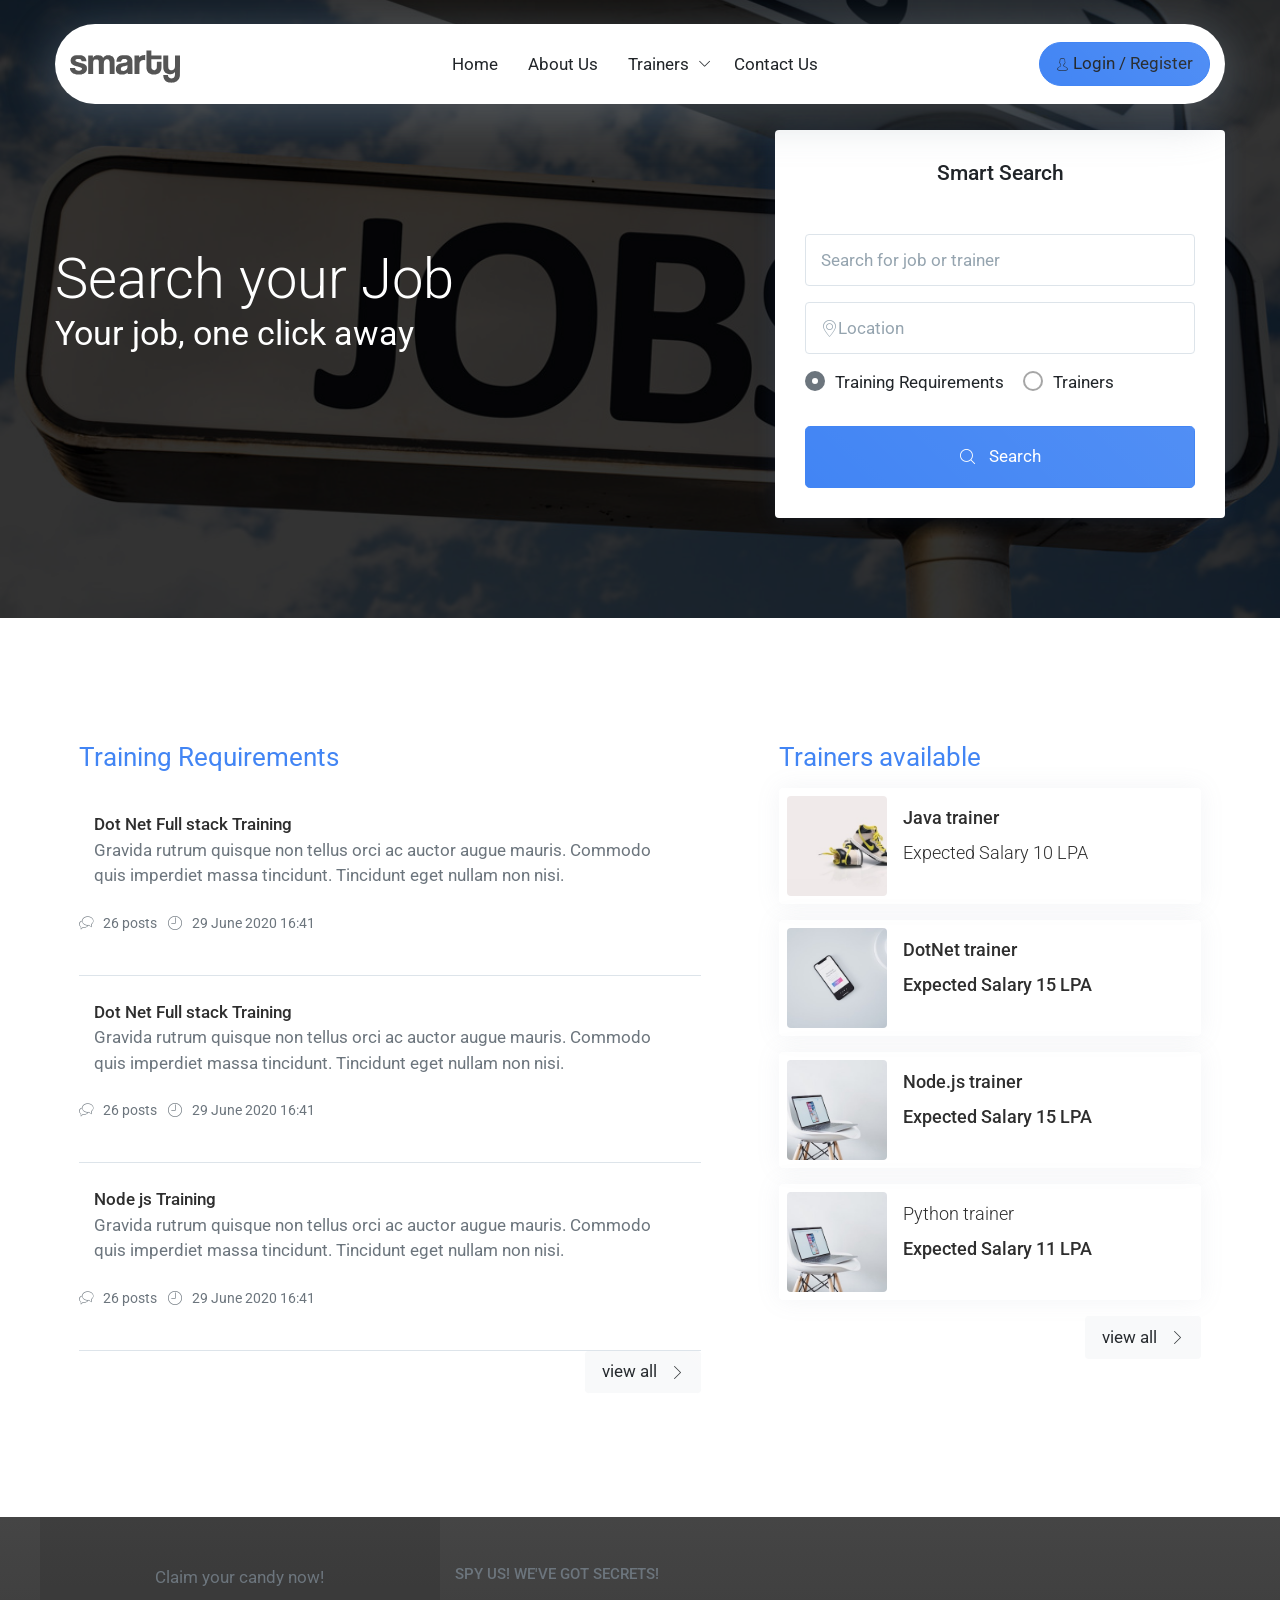
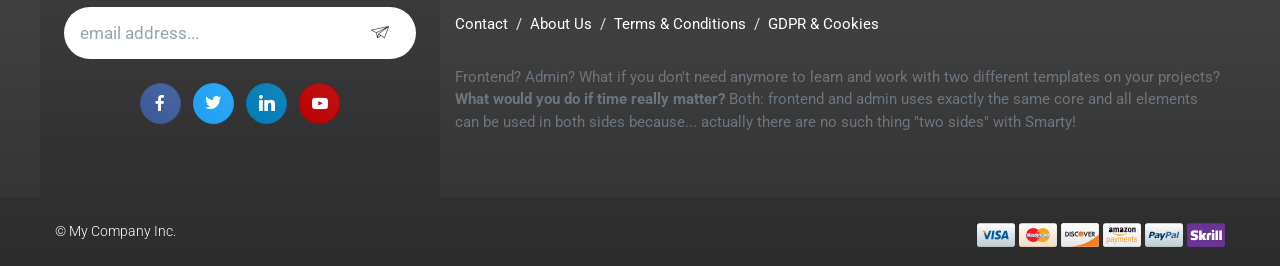
<file: home.html>
<!doctype html>
<html lang="en" xmlns="http://www.w3.org/1999/xhtml">
	<head>
		<title>Job_Portal</title>
		<meta name="description" content="...">

        <meta name="viewport" content="width=device-width, maximum-scale=5, initial-scale=1, user-scalable=0">
        <!--[if IE]><meta http-equiv='X-UA-Compatible' content='IE=edge,chrome=1'><![endif]-->

        <!-- up to 10% speed up for external res -->
        <link rel="dns-prefetch" href="https://fonts.googleapis.com/">
        <link rel="dns-prefetch" href="https://fonts.gstatic.com/">
        <link rel="preconnect" href="https://fonts.googleapis.com/">
        <link rel="preconnect" href="https://fonts.gstatic.com/">
        <!-- preloading icon font is helping to speed up a little bit -->
        <link rel="preload" href="assets/fonts/flaticon/Flaticon.woff2" as="font" type="font/woff2" crossorigin>

        <link rel="stylesheet" href="assets/css/core.min.css">
        <link rel="stylesheet" href="assets/css/vendor_bundle.min.css">
        <link rel="stylesheet" href="https://fonts.googleapis.com/css?family=Roboto:300,400,500,700&amp;display=swap">

		<!-- favicon -->
		<link rel="shortcut icon" href="favicon.ico">
		<link rel="apple-touch-icon" href="demo.files/logo/icon_512x512.png">

		<link rel="manifest" href="assets/images/manifest/manifest.json">
		<meta name="theme-color" content="#377dff">

		<!-- custom css  -->
		<link rel="stylesheet" href="style.css">

	</head>
	<body>
		<div id="wrapper">
					<!-- HEADER -->
					<header id="header" class="container position-relative shadow-xs">
						<div class="ml--15 mr--15 pl--15 pr--15 mt-4 row-pill position-absolute bg-white rounded left-0 right-0 shadow-xlg">

							<!-- NAVBAR ---->
							<div class=" position-relative">
			
								<nav class="navbar navbar-expand-lg navbar-light justify-content-lg-between justify-content-md-inherit">
			
									<div class="align-items-start">
			
										<!-- mobile menu button : show -->
										<button class="navbar-toggler" type="button" data-toggle="collapse" data-target="#navbarMainNav" aria-controls="navbarMainNav" aria-expanded="false" aria-label="Toggle navigation">
											<svg width="25" viewBox="0 0 20 20">
												<path d="M 19.9876 1.998 L -0.0108 1.998 L -0.0108 -0.0019 L 19.9876 -0.0019 L 19.9876 1.998 Z"></path>
												<path d="M 19.9876 7.9979 L -0.0108 7.9979 L -0.0108 5.9979 L 19.9876 5.9979 L 19.9876 7.9979 Z"></path>
												<path d="M 19.9876 13.9977 L -0.0108 13.9977 L -0.0108 11.9978 L 19.9876 11.9978 L 19.9876 13.9977 Z"></path>
												<path d="M 19.9876 19.9976 L -0.0108 19.9976 L -0.0108 17.9976 L 19.9876 17.9976 L 19.9876 19.9976 Z"></path>
											</svg>
										</button>
										
								
			
										<!-- 
											Logo : height: 70px max
										-->
										<a class="navbar-brand" href="index.html">
											<img src="assets/images/logo/logo_dark.svg" width="110" height="70" alt="...">
										</a>
			
									</div>
			
			
			
			
									<!-- Menu -->
									<div class="collapse navbar-collapse navbar-animate-fadein justify-content-center" id="navbarMainNav">
			
			
										<!-- MOBILE MENU NAVBAR -->
										<div class="navbar-xs d-none"><!-- .sticky-top -->
			
											<!-- mobile menu button : close -->
											<button class="navbar-toggler pt-0" type="button" data-toggle="collapse" data-target="#navbarMainNav" aria-controls="navbarMainNav" aria-expanded="false" aria-label="Toggle navigation">
												<svg width="20" viewBox="0 0 20 20">
													<path d="M 20.7895 0.977 L 19.3752 -0.4364 L 10.081 8.8522 L 0.7869 -0.4364 L -0.6274 0.977 L 8.6668 10.2656 L -0.6274 19.5542 L 0.7869 20.9676 L 10.081 11.679 L 19.3752 20.9676 L 20.7895 19.5542 L 11.4953 10.2656 L 20.7895 0.977 Z"></path>
												</svg>
											</button>
			
											<!-- 
												Mobile Menu Logo 
												Logo : height: 70px max
											-->
											<a class="navbar-brand" href="index.html">
												<img src="assets/images/logo/logo_dark.svg" width="110" height="70" alt="...">
											</a>
										
											

										
										
			
										</div>
										<!-- /MOBILE MENU NAVBAR -->
			
			
			
										<!-- NAVIGATION -->
										<ul class="navbar-nav">
			
											<!-- home -->
											<li class="nav-item">
			
												<a class="nav-link" href="index.html">
													Home
												</a>
			
											</li>
			
											<!-- about -->
											<li class="nav-item">
			
												<a class="nav-link" href="niche.realestate-about.html">
													About Us
												</a>
			
											</li>
			
											<!-- pages -->
											<li class="nav-item dropdown">
			
												<a class="nav-link dropdown-toggle" href="#" data-toggle="dropdown" aria-haspopup="true" aria-expanded="false" id="mainNavFeatures">
													Trainers
												</a>
			
												<ul class="dropdown-menu dropdown-menu-clean dropdown-menu-hover" aria-labelledby="mainNavFeatures">
			
													<li class="dropdown-item">
														<a class="dropdown-link" href="niche.realestate-category.html">Category</a>
													</li>
			
													<li class="dropdown-item">
														<a class="dropdown-link" href="niche.realestate-item.html">Property View</a>
													</li>
			
												</ul>
			
											</li>
			
			
											<!-- about -->
											<li class="nav-item">
			
												<a class="nav-link" href="niche.realestate-contact.html">
													Contact Us
												</a>
			
											</li>
			
			
											<!-- social : mobile only (d-block d-sm-none)
											<li class="nav-item d-block d-sm-none text-center mb-4">
			
												<h3 class="h6 text-muted">Follow Us</h3>
			
												<a href="#!" class="btn btn-sm btn-facebook transition-hover-top mb-2 rounded-circle text-white" rel="noopener">
													<i class="fi fi-social-facebook"></i> 
												</a>
			
												<a href="#!" class="btn btn-sm btn-twitter transition-hover-top mb-2 rounded-circle text-white" rel="noopener">
													<i class="fi fi-social-twitter"></i> 
												</a>
			
												<a href="#!" class="btn btn-sm btn-linkedin transition-hover-top mb-2 rounded-circle text-white" rel="noopener">
													<i class="fi fi-social-linkedin"></i> 
												</a>
			
												<a href="#!" class="btn btn-sm btn-youtube transition-hover-top mb-2 rounded-circle text-white" rel="noopener">
													<i class="fi fi-social-youtube"></i> 
												</a>
			
											</li> -->
			
			
										</ul>
										<!-- /NAVIGATION -->
			
			
									</div>
			
			
			
								
									<ul class=" list-unstyled mb-0  d-middle align-items-end" id="asdf">
			
										<li class="nav-item dropdown">
								
												<a class="nav-link dropdown-toggle btn btn-sm btn-pill btn-primary" type="button" data-toggle="dropdown"  aria-haspopup="true" aria-expanded="false"  id="loginorRegisterFeatures" >
													<span class="group-icon">
														<i class="fi fi-user-male"></i>

													</span> 	Login / Register
												</a>
			
												<ul class="dropdown-menu dropdown-menu-clean" aria-labelledby="loginorRegisterFeatures" >
			
													<li class="dropdown-item">
														<a class="dropdown-link js-ajax-modal" href="#"	data-href="_ajax/modal_signin_md.html"
														data-ajax-modal-size="modal-md"
														data-ajax-modal-centered="true"
														data-ajax-modal-backdrop="static">
														Login As Trainer</a>
													</li>
													<li class="dropdown-item">
														<a class="dropdown-link js-ajax-modal" href="#"	data-href="_ajax/modal_signin_md.html"
														data-ajax-modal-size="modal-md"
														data-ajax-modal-centered="true"
														data-ajax-modal-backdrop="static">
														Login </a>
													</li>
													<li class="dropdown-item">
														<a class="dropdown-link js-ajax-modal" href="#"	data-href="_ajax/modal_signin_md.html"
														data-ajax-modal-size="modal-md"
														data-ajax-modal-centered="true"
														data-ajax-modal-backdrop="static">
														Register</a>
													</li>
													<li class="dropdown-item">
														<a class="dropdown-link js-ajax-modal" href="#"	data-href="_ajax/modal_signin_md.html"
														data-ajax-modal-size="modal-md"
														data-ajax-modal-centered="true"
														data-ajax-modal-backdrop="static">
														Register as Trainer</a>
													</li>
			
								
			
												</ul>
			
										
											
											
			
											<!-- ALREADY SIGNED IN -->
											<!--
											<a href="#" aria-label="Account Options" id="dropdownAccountOptions" class="btn btn-sm btn-primary btn-pill" data-toggle="dropdown" aria-expanded="false" aria-haspopup="true">
												<span class="group-icon">
													<i class="fi fi-user-male"></i>
													<i class="fi fi-close"></i>
												</span> 
												<span>Account</span>
											</a>
			
											<div aria-labelledby="dropdownAccountOptions" class="prefix-link-icon prefix-icon-dot dropdown-menu dropdown-menu-clean dropdown-menu-invert dropdown-click-ignore p-0 mt--18 fs--15">
												<div class="dropdown-header">
													John Doe
												</div>
												<div class="dropdown-divider"></div>
												<a href="account-orders.html" title="My Orders" class="dropdown-item text-truncate font-weight-light">
													My Orders <small>(2)</small>
												</a>
												<a href="account-favourites.html" title="My Favourites" class="dropdown-item text-truncate font-weight-light">
													My Favourites <small>(3)</small>
												</a>
												<a href="account-settings.html" title="Account Settings" class="dropdown-item text-truncate font-weight-light">
													Account Settings
												</a>
												<div class="dropdown-divider mb-0"></div>
												<a href="#!" title="Log Out" class="prefix-icon-ignore dropdown-footer dropdown-custom-ignore">
													<i class="fi fi-power float-start"></i>
													Log Out
												</a>
											</div>
											-->
			
										</li>
			
									</ul>
									

									
									
									<!-- OPTIONS -->
								
									<!-- /OPTIONS -->
									
			
			
			
								</nav>
			
							</div>
							<!-- /NAVBAR -->
						</div>
		
					</header>
					<!-- /HEADER -->
		
		
				
		
		
					<!-- COVER + SEARCH -->
					<section class="bg-theme-color-light overlay-dark overlay-opacity-8 bg-cover lazy" 
						 data-background-image="jobportallandingpage.jpg">
						
						<div class="container"> 
		
							<div class="row text-center-md text-center-xs d-middle justify-content-start">
								
								<div class="col-12 col-lg-6  order-md-1 order-lg-1 mb-5 text-white" data-aos="fade-in" data-aos-delay="0" data-aos-offset="0">
		
									<!-- main title -->
									<h1 class="h2-xs display-4 pt--30 mb-0">
										<span class="d-inline-block">
		
										
		
										Search your Job
										</span>
									</h1>
									
									<!-- slogan -->
									<p class="h2 h5-xs font-weight-normal mb-0">
										Your job, one click away
									</p>
		
								</div>
		
								<div class="col-12 col-lg-6  order-md-2 order-lg-2 text-align-end align-items-start text-center-md text-center-xs" data-aos="fade-in" data-aos-delay="50" data-aos-offset="0">
		
									<div class="d-inline-block bg-white shadow-primary-xs rounded p--30 mt--30 p-4-xs w-100 max-w-450 text-align-start">
								
										<h2 class="h5 mb-5 	text-center">
											
											<span class="d-inline-block pl-2 pr-2">Smart Search</span>
										</h2>
		
										<form novalidate class="bs-validate" method="get" action="#">
		
											

											<div class="form-label-group mb-3">
												<input required id="search_for_jobortrainer" type="text" class="form-control" placeholder="Search for job or trainer">
												<label for="search_for_jobortrainer">Search for job or trainer</label>
											 </div>
											 <div class="form-label-group mb-3">
												<input required id="search_for_jobortrainer" type="text" class="form-control" placeholder="Search for job or trainer">
												<label for="search_for_jobortrainer"><i class="fi fi-pin"></i>Location</label>
											 </div>
											 <div class="clearfix mb-4">
												<label class="form-radio form-radio-secondary">
													<input type="radio" name="s_type" value="1" checked>
													<i></i> Training Requirements
												</label>
		
												<label class="form-radio form-radio-secondary">
													<input type="radio" name="s_type" value="2">
													<i></i> Trainers
												</label>
											</div>
									
		
											<!-- <div class="form-label-group mb-4">
												<select required id="s_location" class="form-control bs-select" data-live-search="true" title="No City Selected">
													<option value="">No City Selected</option>
													<option value="1">New York City</option>
													<option value="2">Washington, DC Area</option>
													<option value="3">Miami</option>
													<option value="4">Greater Boston</option>
													<option value="5">The Hamptons</option>
													<option value="6">Los Angeles &amp; Orange County</option>
													<option value="7">Santa Barbara &amp; Montecito</option>
													<option value="8">Aspen</option>
													<option value="9">San Francisco Bay Area</option>
												</select>
												<label for="s_location">Select a City,Country...</label>
											</div> -->
		
											
		
											
		
										
		
		
											<button type="submit" class="btn btn-block btn-lg btn-primary bg-gradient-primary-soft">
												<i class="fi fi-search"></i>
												Search
											</button>
										</form>
		
									</div>
									<!--
										To remember last tab, add:
										.nav-link.nav-link-remember
									-->



		
												
								</div>
		
							</div>
		
						</div>
		
					</section>	
					<!-- /COVER + SEARCH -->

						<!-- Forum / Comunity -->
					<section>
						<div class="container">

							<div class="row">

								<div class="order-2 order-lg-1 col-12 col-lg-7">

									<div class="bg-white p-4 rounded">

										<h2 class="h4 mb-3 text-primary font-weight-normal">
											Training Requirements
										</h2>


										<!-- item -->
										<div class="clearfix border-bottom py-4">
											<div class="d-flex">

												

												<div class="col">
													<a href="forum-topic.html" class="h6 text-dark">
														Dot Net Full stack Training
													</a>

													<p>
														Gravida rutrum quisque non tellus orci ac auctor augue mauris. Commodo quis imperdiet massa tincidunt. Tincidunt eget nullam non nisi.
													</p>
												</div>

											</div>

											<ul class="list-inline mt-2 text-muted fs--14">
												<li class="list-inline-item">
													<i class="fi fi-chat float-start"></i> 26 posts 
												</li>
												<li class="list-inline-item">
													<i class="fi fi-time float-start"></i> 29 June 2020 16:41
												</li>
											</ul>
										</div>
										<!-- /item -->


										<!-- item -->
										<div class="clearfix border-bottom py-4">
											<div class="d-flex">

											

												<div class="col">
													<a href="forum-topic.html" class="h6 text-dark">
														Dot Net Full stack Training
													</a>

													<p>
														Gravida rutrum quisque non tellus orci ac auctor augue mauris. Commodo quis imperdiet massa tincidunt. Tincidunt eget nullam non nisi.
													</p>
													
												</div>

											</div>

											<ul class="list-inline mt-2 text-muted fs--14">
												<li class="list-inline-item">
													<i class="fi fi-chat float-start"></i> 26 posts 
												</li>
												<li class="list-inline-item">
													<i class="fi fi-time float-start"></i> 29 June 2020 16:41 
												</li>
											</ul>
										</div>
										<!-- /item -->
										<!-- item -->
										<div class="clearfix border-bottom py-4">
											<div class="d-flex">

											

												<div class="col">
													<a href="forum-topic.html" class="h6 text-dark">
														Node js Training
													</a>

													<p>
														Gravida rutrum quisque non tellus orci ac auctor augue mauris. Commodo quis imperdiet massa tincidunt. Tincidunt eget nullam non nisi.
													</p>
												</div>

											</div>

											<ul class="list-inline mt-2 text-muted fs--14">
												<li class="list-inline-item">
													<i class="fi fi-chat float-start"></i> 26 posts 
												</li>
												<li class="list-inline-item">
													<i class="fi fi-time float-start"></i> 29 June 2020 16:41 
												</li>
											</ul>
										</div>
										<!-- /item -->
										<div class="text-align-end">
											<a href="niche.classifieds-category.html" class="btn btn-light btn-sm">
												<span>view all</span>
												<i class="fi fi-arrow-end"></i>
											</a>
										</div>
										


								





											

									</div>

								</div>

								<div class="order-1 order-lg-2 col-12 col-lg-5">
									<div class="bg-white p-4 rounded">
										<h2 class="h4 mb-3 text-primary font-weight-normal">
										 Trainers available
										</h2>
									
										<a href="niche.classifieds-item.html"
											class="d-flex p-2 mb-3 shadow-xs shadow-md-hover rounded text-decoration-none transition-hover-top transition-all-ease-250">
									
											<!-- image -->
											<div class="text-center bg-light w--100 h--100 rounded bg-cover lazy"
												data-background-image="demo.files/images/unsplash/products/thumb_330/barrett-ward-cOJgO4Zzs-w-unsplash-min.jpg">
											</div>
									
											<div class="col px-3">
									
												<p class="fs--18 pt-2 mb-2 font-weight-medium text-dark">
													Java trainer
													<span class="d-block mt-2 text-dark font-weight-light fs--18">
														Expected Salary	10 LPA
													</span>
												</p>
									
											</div>
									
										</a>
									
									
										<a href="niche.classifieds-item.html"
											class="d-flex p-2 mb-3 shadow-xs shadow-md-hover rounded text-decoration-none transition-hover-top transition-all-ease-250">
									
											<!-- image -->
											<div class="text-center bg-light w--100 h--100 rounded bg-cover lazy"
												data-background-image="demo.files/images/unsplash/products/thumb_330/aidan-hancock-EwKkZu18HPo-unsplash-min.jpg">
											</div>
									
											<div class="col px-3">
									
												<p class="fs--18 pt-2 mb-2 font-weight-medium text-dark">
													DotNet trainer
													<span class="d-block mt-2 text-dark  fs--18">
														Expected Salary	15 LPA
													</span>
												</p>
									
											</div>
									
										</a>
									
									
										<a href="niche.classifieds-item.html"
											class="d-flex p-2 mb-3 shadow-xs shadow-md-hover rounded text-decoration-none transition-hover-top transition-all-ease-250">
									
											<!-- image -->
											<div class="text-center bg-light w--100 h--100 rounded bg-cover lazy"
												data-background-image="demo.files/images/unsplash/products/thumb_330/aidan-hancock-UtzrcidfCsk-unsplash-min.jpg">
											</div>
									
											<div class="col px-3">
									
												<p class="fs--18 pt-2 mb-2 font-weight-medium text-dark">
													Node.js trainer
													<span class="d-block mt-2 text-dark  fs--18">
														Expected Salary	15 LPA
													</span>
												</p>
									
											</div>
									
										</a>
										<a href="niche.classifieds-item.html"
											class="d-flex p-2 mb-3 shadow-xs shadow-md-hover rounded text-decoration-none transition-hover-top transition-all-ease-250">
									
											<!-- image -->
											<div class="text-center bg-light w--100 h--100 rounded bg-cover lazy"
												data-background-image="demo.files/images/unsplash/products/thumb_330/aidan-hancock-UtzrcidfCsk-unsplash-min.jpg">
											</div>
									
											<div class="col px-3">
									
												<p class="fs--18 pt-2 mb-2 font-weight-light text-dark">
													Python trainer
													<span class="d-block mt-2 text-dark font-weight-medium fs--18">
														Expected Salary	11 LPA
													</span>
												</p>
									
											</div>
									
										</a>
									
									
										<div class="text-align-end">
											<a href="niche.classifieds-category.html" class="btn btn-light btn-sm">
												<span>view all</span>
												<i class="fi fi-arrow-end"></i>
											</a>
										</div>
									</div>

								</div>

							</div>

						</div>
					</section>
			<!-- /Forum / Comunity -->




						<!-- Footer -->
			<footer id="footer" class="footer-dark">
				<div class="container">

					<div class="row">
						
						<div class="bg-distinct col-12 col-md-6 col-lg-4 text-center p-0 py-5">

							<!-- <div class="footer-svg-shape position-absolute absolute-top z-index-2 mt--n70 w-100 overflow-hidden pt--5">
								<svg viewBox="0 0 1440 28" fill="none" xmlns="http://www.w3.org/2000/svg" preserveAspectRatio="none">
									<path d="M0 28H1440C1440 28 1154 3.21961e-10 720 1.30487e-09C286 2.28777e-09 0 28 0 28Z"></path>
								</svg>
							</div> -->

							<form method="post" action="#subscribe_url" class="px-4"> 

								<input type="hidden" name="action" value="subscribe" tabindex="-1"> 
								
								<p id="btnAriaFooterFormTitle" class="text-muted">
									Claim your candy now!
								</p>
								
									
								<div class="input-group-over input-group-pill mb-4"> 
									
									<input required class="form-control b-0" name="subscriber_email" type="email" value="" placeholder="email address..." aria-label="email address...">
									
									<button type="submit" class="btn bg-transparent shadow-none" aria-label="subscribe" aria-labelledby="btnAriaFooterFormTitle"> 
										<i class="fi fi-send fs--18"></i> 
									</button>

								</div>


							</form>

							<div class="mt--12"> 

								<a href="#!" class="btn btn-sm btn-facebook transition-hover-top mb-2 rounded-circle" rel="noopener" aria-label="facebook page">
									<i class="fi fi-social-facebook"></i> 
								</a>

								<a href="#!" class="btn btn-sm btn-twitter transition-hover-top mb-2 rounded-circle" rel="noopener" aria-label="twitter page">
									<i class="fi fi-social-twitter"></i> 
								</a>

								<a href="#!" class="btn btn-sm btn-linkedin transition-hover-top mb-2 rounded-circle" rel="noopener" aria-label="linkedin page">
									<i class="fi fi-social-linkedin"></i> 
								</a>

								<a href="#!" class="btn btn-sm btn-youtube transition-hover-top mb-2 rounded-circle" rel="noopener" aria-label="youtube page">
									<i class="fi fi-social-youtube"></i> 
								</a>

							</div>

						</div>


						<div class="col-12 col-md-6 col-lg-8 py-5 fs--15 text-center-xs">

							<h3 class="fs--15 text-muted">SPY US! WE'VE GOT SECRETS!</h3>

							<ul class="mt--30 mb-0 breadcrumb bg-transparent p-0 block-xs"> 
								<li class="breadcrumb-item"><a href="contact-1.html">Contact</a></li> 
								<li class="breadcrumb-item"><a href="about-us-1.html">About Us</a></li> 
								<li class="breadcrumb-item"><a href="page-terms-and-conditions.html">Terms &amp; Conditions</a></li> 
								<li class="breadcrumb-item"><a href="page-cookie.html">GDPR &amp; Cookies</a></li> 
							</ul>

							<div class="text-muted mt--30">
								<p>
									Frontend? Admin? What if you don't need anymore to learn and work with two different templates on your projects? 
									<b>What would you do if time really matter?</b> Both: frontend and admin uses exactly the same core and all elements can be used in both sides because... actually there are no such thing "two sides" with Smarty!
								</p>
							</div>

						</div>

					</div>

				</div>

				<div class="bg-distinct py-3 clearfix">

					<div class="container clearfix font-weight-light text-center-xs">

						<div class="fs--14 py-2 float-start float-none-xs m-0-xs">
							&copy; My Company Inc.
						</div>

						<ul class="list-inline mb-0 mt-2 float-end float-none-xs m-0-xs"> 
							<li class="list-inline-item m-0"> 
								<img width="38" height="24" class="lazy" data-src="assets/images/credit_card/visa.svg" src="[data-uri]" alt="visa credit card icon">
							</li> 

							<li class="list-inline-item m-0"> 
								<img width="38" height="24" class="lazy" data-src="assets/images/credit_card/mastercard.svg" src="[data-uri]" alt="mastercard credit card icon">
							</li> 

							<li class="list-inline-item m-0"> 
								<img width="38" height="24" class="lazy" data-src="assets/images/credit_card/discover.svg" src="[data-uri]" alt="discover credit card icon">
							</li>

							<li class="list-inline-item m-0"> 
								<img width="38" height="24" class="lazy" data-src="assets/images/credit_card/amazon.svg" src="[data-uri]" alt="amazon credit card icon">
							</li>
							
							<li class="list-inline-item m-0"> 
								<img width="38" height="24" class="lazy" data-src="assets/images/credit_card/paypal.svg" src="[data-uri]" alt="paypal credit card icon">
							</li>

							<li class="list-inline-item m-0"> 
								<img width="38" height="24" class="lazy" data-src="assets/images/credit_card/skrill.svg" src="[data-uri]" alt="skrill credit card icon">
							</li>

							<!-- more vendors on assets/images/credit_card/ -->

						</ul>

					</div>
				</div>

			</footer>
			<!-- /Footer -->
		</div>
	


		<script src="assets/js/core.min.js"></script>

	</body>
</html>
</file>
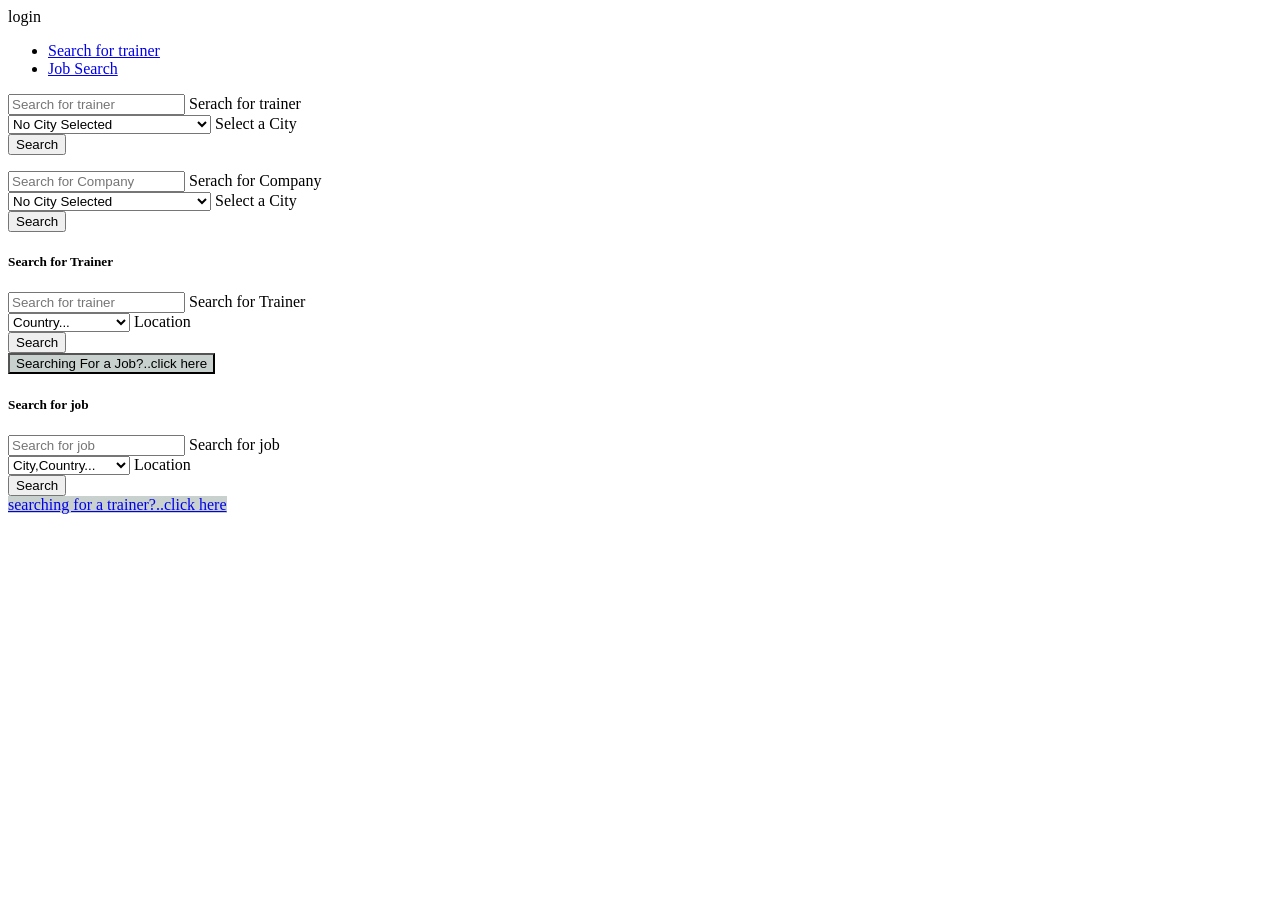
<file: login.html>
<html>
    
   <a type="button">login</a> 
</html>



<ul class="nav nav-tabs nav-tabs-border-top " id="myTabBorderedTop" role="tablist">
   <li class="nav-item " >
      <a class="nav-link active nav-tab-color" id="search-trainer" data-toggle="tab" href="#serach_trainer" role="tab" aria-controls="trainersearch"
         aria-selected="true">
         Search for trainer
      </a>
   </li>

   <li class="nav-item">
      <a class="nav-link nav-tab-color" id="job-search" data-toggle="tab" href="#jobserach" role="tab" aria-controls="profile"
         aria-selected="false">
         Job Search
      </a>
   </li>

</ul>

<div class="tab-content" id="myTabBorderedContentTop">

   <div class="tab-pane fade show active" id="serach_trainer" role="tabpanel" aria-labelledby="search-trainer">
       <div>
         <form novalidate action="#" method="POST" class="bs-validate p-5 py-6 rounded d-inline-block bg-white text-dark w-100 max-w-600">

            <!--
            <p class="text-danger">
               Ups! Please check again
            </p>
            -->

            <div class="form-label-group mb-3">
               <input required placeholder="Search for trainer" id="search_trainer" name="search_trainer" type="text" class="form-control">
               <label for="search_trainer">Serach for trainer</label>
            </div>

            <div class="input-group-over">
               <div class="form-label-group mb-4">
                  <select required id="s_location" class="form-control bs-select" data-live-search="true" title="No City Selected">
                     <option value="">No City Selected</option>
                     <option value="1">New York City</option>
                     <option value="2">Washington, DC Area</option>
                     <option value="3">Miami</option>
                     <option value="4">Greater Boston</option>
                     <option value="5">The Hamptons</option>
                     <option value="6">Los Angeles &amp; Orange County</option>
                     <option value="7">Santa Barbara &amp; Montecito</option>
                     <option value="8">Aspen</option>
                     <option value="9">San Francisco Bay Area</option>
                  </select>
                  <label for="s_location"><i class="fi fi-pin pr-2"></i>Select a City</label>
               </div>

               

            </div>



            <div class="row">

               <div class="col-12 mt-4">
                  <button type="submit" class="btn btn-primary btn-block transition-hover-top">
                     Search
                  </button>
               </div>

            

            </div>

         </form>
      </div>
   </div>

   <div class="tab-pane fade" id="jobserach" role="tabpanel" aria-labelledby="job-search">
      <!-- <div class="p--15"> -->
         <form novalidate action="#" method="POST" class="bs-validate p-5 py-6 rounded d-inline-block bg-white text-dark w-100 max-w-600">

            <!--
            <p class="text-danger">
               Ups! Please check again
            </p>
            -->

            <div class="form-label-group mb-3">
               <input required placeholder="Search for Company" id="search_company" name="search_company" type="text" class="form-control">
               <label for="search_company">Serach for Company</label>
            </div>

            <div class="input-group-over">
               <div class="form-label-group mb-4">
                  <select required id="s_location" class="form-control bs-select" data-live-search="true" title="No City Selected">
                     <option value="">No City Selected</option>
                     <option value="1">New York City</option>
                     <option value="2">Washington, DC Area</option>
                     <option value="3">Miami</option>
                     <option value="4">Greater Boston</option>
                     <option value="5">The Hamptons</option>
                     <option value="6">Los Angeles &amp; Orange County</option>
                     <option value="7">Santa Barbara &amp; Montecito</option>
                     <option value="8">Aspen</option>
                     <option value="9">San Francisco Bay Area</option>
                  </select>
                  <label for="s_location"><i class="fi fi-pin pr-2"></i>Select a City</label>
               </div>

               

            </div>



            <div class="row">

               <div class="col-12 mt-4">
                  <button type="submit" class="btn btn-primary btn-block transition-hover-top">
                     Search
                  </button>
               </div>

            

            </div>

         </form>
      <!-- </div> -->
   </div>



</div>





<div class="modal-body bg-white rounded m-5 m-4-xs">

   <div class="accordion rounded p--2" id="accordionAccount">

   
      <!-- Search for trainer  -->
      <form class="collapse bs-validate show" novalidate method="post" action="#" id="accordionsearchfortrainer" data-parent="#accordionAccount">

         


         <h5 class="text-center pb-3">Search for Trainer</h5>

         <div class="form-label-group mb-3">
            <input required id="search_for_trainer" type="text" class="form-control" placeholder="Search for trainer">
            <label for="search_for_trainer">Search for Trainer</label>
         </div>

         <div class="form-label-group mb-3">
            <!-- bootstrap select vendor plugin used -->
            <select required class="form-control bs-select pt-0 pb-0" data-live-search="true">
               <option value="">Country...</option>
               <option>United States</option>
               <option>United Kingdrom</option>
               <option>France</option>
               <option>United States</option>
               <option>United Kingdrom</option>
               <option>France</option>
               <option>United States</option>
               <option>United Kingdrom</option>
               <option>France</option>
            </select>
            <label for="signup_email"><i class="fi fi-pin pr-2"></i>Location</label>
         </div>

         
         <div class="row">

            <div class="col-12 mt-4">
               <button type="submit" class="btn btn-primary btn-block transition-hover-top">
                 Search
               </button>
            </div>
 
          
 
         </div>
          <div class="text-center mt-5">
            <button href="#accordionSearchforJob" class=" btn btn-link btn-block  btn-lg  text-align-start text-decoration-none text-dark" style="background-color: rgb(200, 209, 205);" data-toggle="collapse" aria-expanded="true" aria-controls="accordionAccountSignUp">
               Searching For a Job?..click here
               <span class="group-icon float-end">
                  
                  <i class="fi fi-arrow-up-slim"></i>
               </span>
            </button>
            
         </div>

      </form>
      <!-- /SIGN IN -->

      <!-- SIGN UP -->
      <form class="collapse bs-validate" novalidate method="post" action="#" id="accordionSearchforJob" data-parent="#accordionAccount">

         <h5 class="text-center pb-3">Search for job</h5>

         <div class="form-label-group mb-3">
            <input required id="search_for_job" type="text" class="form-control" placeholder="Search for job">
            <label for="search_for_job">Search for job</label>
         </div>

         <div class="form-label-group mb-3">
            <!-- bootstrap select vendor plugin used -->
            <select required class="form-control bs-select pt-0 pb-0" data-live-search="true">
               <option value="">City,Country...</option>
               <option>United States</option>
               <option>United Kingdrom</option>
               <option>France</option>
               <option>United States</option>
               <option>United Kingdrom</option>
               <option>France</option>
               <option>United States</option>
               <option>United Kingdrom</option>
               <option>France</option>
            </select>
            <label for="signup_email"><i class="fi fi-pin pr-2"></i>Location</label>
         </div>
            
 
         <div class="row">

            <div class="col-12 mt-4">
               <button type="submit" class="btn btn-primary btn-block transition-hover-top">
                 Search
               </button>
            </div>
 
          
 
         </div>

      

         <div class="text-center mt-5">
            <a href="#accordionsearchfortrainer" class=" btn btn-link btn-block  btn-lg  text-align-start text-decoration-none text-dark" style="background-color: rgb(200, 209, 205);"  data-toggle="collapse" aria-expanded="true" aria-controls="accordionAccountSignIn">
               searching for a trainer?..click here
               <span class="group-icon float-end">
                  
                  <i class="fi fi-arrow-up-slim"></i>
               </span>
            </a>
         
         </div>

      </form>
      <!-- /SIGN UP -->


   </div>

</div>
</file>
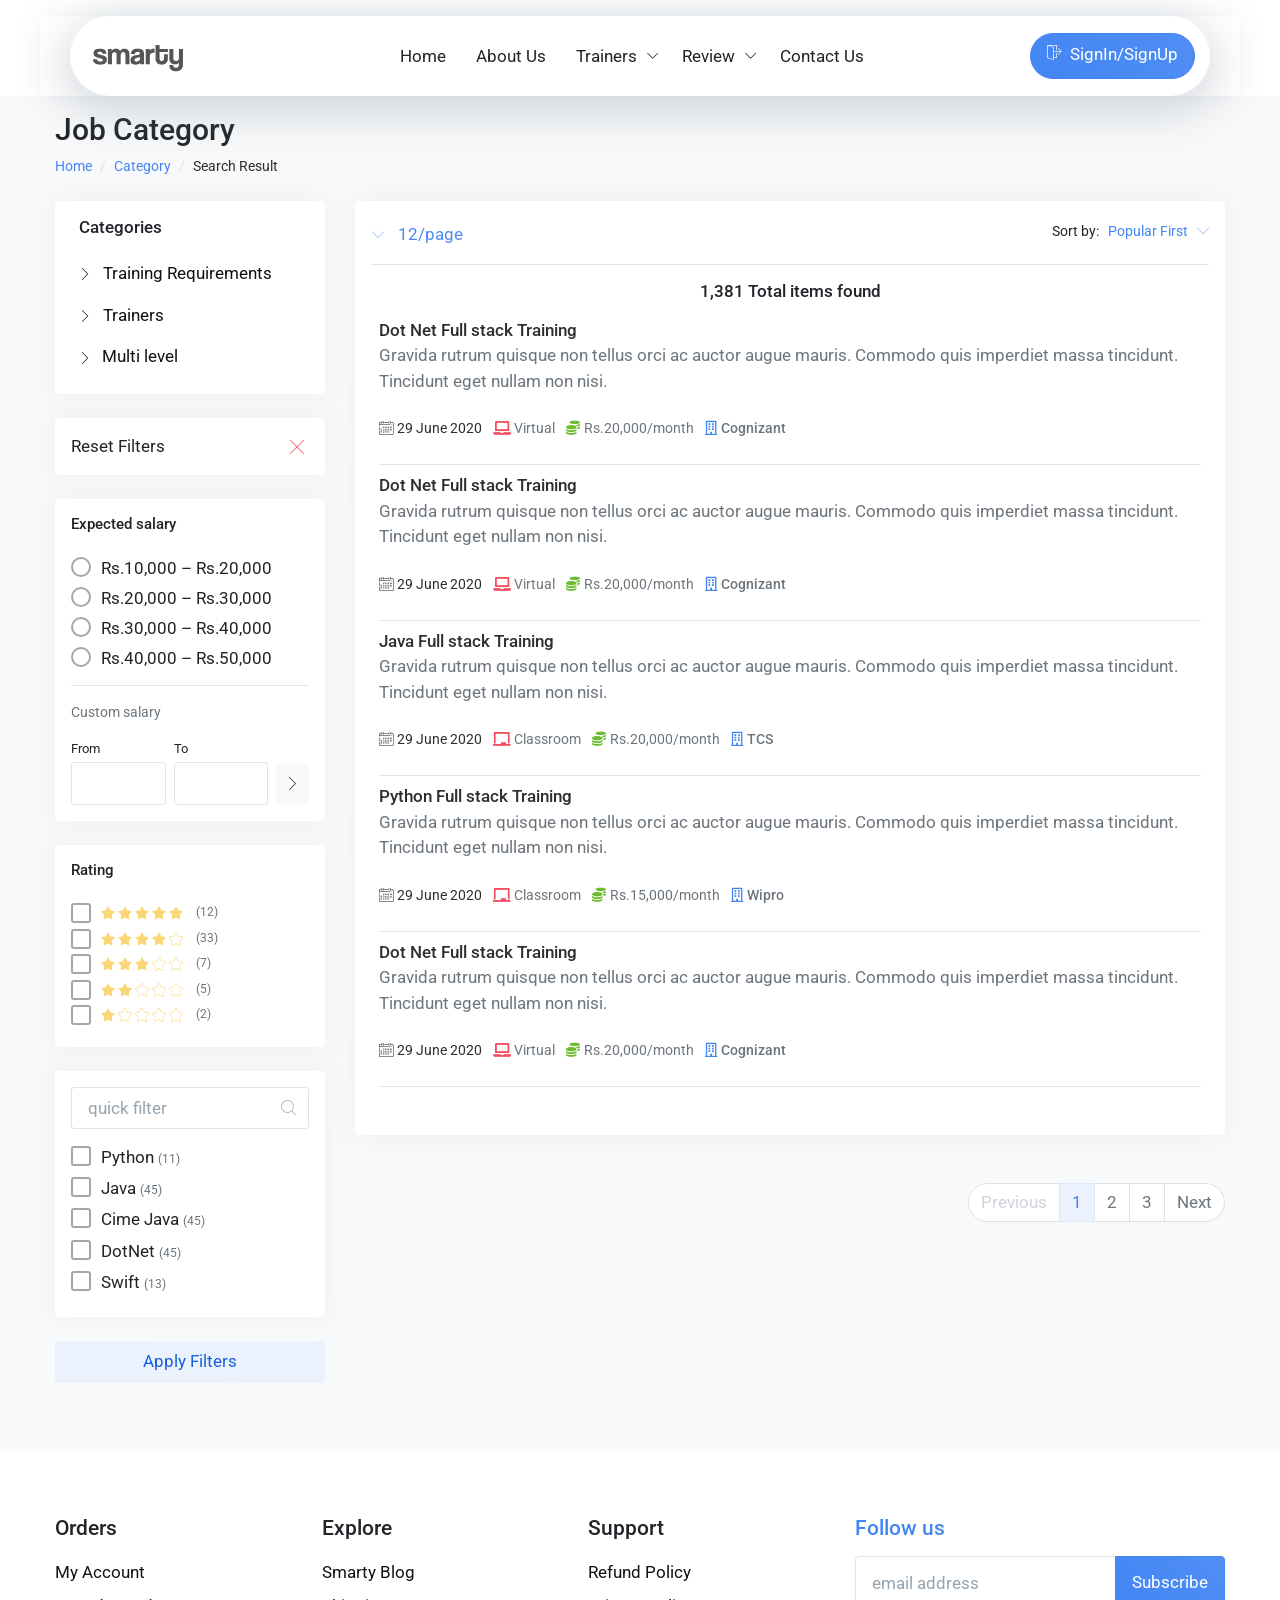
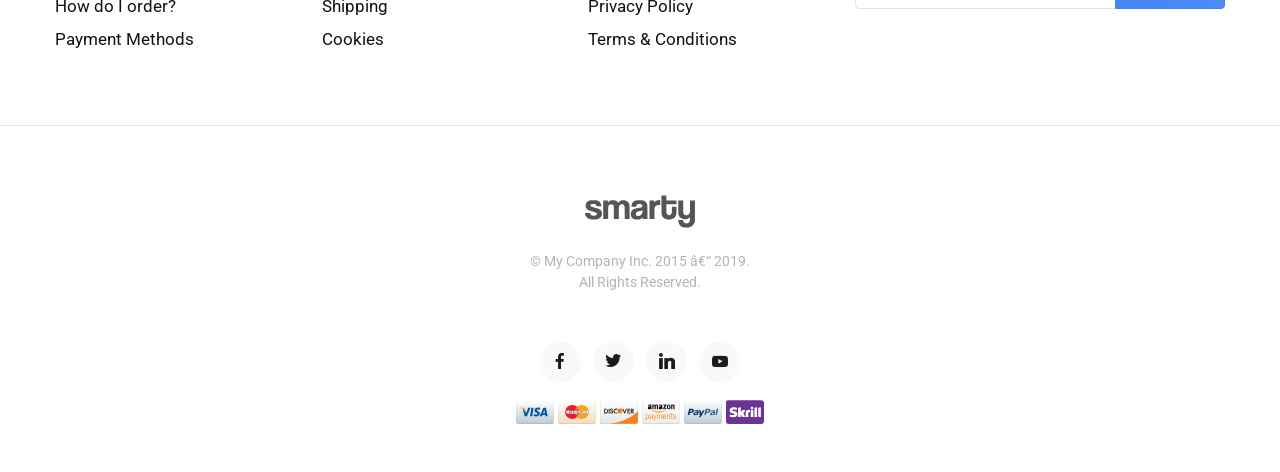
<file: searchfunction.html>
<!doctype html>
<html lang="en" xmlns="http://www.w3.org/1999/xhtml">
	<head>
		<title>Job_Portal</title>
		<meta name="description" content="...">

        <meta name="viewport" content="width=device-width, maximum-scale=5, initial-scale=1, user-scalable=0">
        <!--[if IE]><meta http-equiv='X-UA-Compatible' content='IE=edge,chrome=1'><![endif]-->

        <!-- up to 10% speed up for external res -->
        <link rel="dns-prefetch" href="https://fonts.googleapis.com/">
        <link rel="dns-prefetch" href="https://fonts.gstatic.com/">
        <link rel="preconnect" href="https://fonts.googleapis.com/">
		<link rel="preconnect" href="https://fonts.gstatic.com/">
		<link rel="stylesheet" href="https://cdnjs.cloudflare.com/ajax/libs/font-awesome/5.15.1/css/all.min.css" integrity="sha512-+4zCK9k+qNFUR5X+cKL9EIR+ZOhtIloNl9GIKS57V1MyNsYpYcUrUeQc9vNfzsWfV28IaLL3i96P9sdNyeRssA==" crossorigin="anonymous" />
		
        <!-- preloading icon font is helping to speed up a little bit -->
        <link rel="preload" href="assets/fonts/flaticon/Flaticon.woff2" as="font" type="font/woff2" crossorigin>

        <link rel="stylesheet" href="assets/css/core.min.css">
        <link rel="stylesheet" href="assets/css/vendor_bundle.min.css">
        <link rel="stylesheet" href="https://fonts.googleapis.com/css?family=Roboto:300,400,500,700&amp;display=swap">

		<!-- favicon -->
		<link rel="shortcut icon" href="favicon.ico">
		<link rel="apple-touch-icon" href="demo.files/logo/icon_512x512.png">

		<link rel="manifest" href="assets/images/manifest/manifest.json">
		<meta name="theme-color" content="#377dff">
		<link rel="stylesheet" href="style.css">


	</head>

	<!--

		Available Body Classes
			.layout-boxed 					- boxed layout (ignored if any .header-* class is present)

			.header-scroll-reveal  			- header : hide on scroll down and reveal on scroll up
			.header-sticky  				- header : always visible on top
			.header-over  					- header : over slider|parallax|image (next section must contain a large image, else will be indistinguishable)

				Possible header combinations:
					.header-over + .header-scroll-reveal
					.header-over + .header-sticky
						* NOTE: if .header-sticky + .header-scroll-reveal are both used, .header-scroll-reveal is ignored


			.bg-cover .bg-fixed 			- both classes used with .layout-boxed to set a background image via style="background-image:url(...)"
	-->
	<body>

		<div id="wrapper">


			<!-- HEADER -->
            <header id="header" class="container position-relative shadow-xs">
                <div class="ml--15 mr--15 pl--15 pr--15 mt-3 row-pill  bg-white rounded left-0 right-0 shadow-xlg">

                     <!-- NAVBAR ---->
                    <div class=" position-relative">
    
                        <nav class="navbar navbar-expand-lg navbar-light justify-content-lg-between justify-content-md-inherit">
    
                            <div class="align-items-start">
    
                                <!-- mobile menu button : show -->
                                <button class="navbar-toggler" type="button" data-toggle="collapse" data-target="#navbarMainNav" aria-controls="navbarMainNav" aria-expanded="false" aria-label="Toggle navigation">
                                    <svg width="25" viewBox="0 0 20 20">
                                        <path d="M 19.9876 1.998 L -0.0108 1.998 L -0.0108 -0.0019 L 19.9876 -0.0019 L 19.9876 1.998 Z"></path>
                                        <path d="M 19.9876 7.9979 L -0.0108 7.9979 L -0.0108 5.9979 L 19.9876 5.9979 L 19.9876 7.9979 Z"></path>
                                        <path d="M 19.9876 13.9977 L -0.0108 13.9977 L -0.0108 11.9978 L 19.9876 11.9978 L 19.9876 13.9977 Z"></path>
                                        <path d="M 19.9876 19.9976 L -0.0108 19.9976 L -0.0108 17.9976 L 19.9876 17.9976 L 19.9876 19.9976 Z"></path>
                                    </svg>
                                </button>
                                
                        
    
                                <!-- 
                                    Logo : height: 70px max
                                -->
                                <a class="navbar-brand pl-2" href="index.html">
                                    <img src="assets/images/logo/logo_dark.svg" width="90" height="70" alt="...">
                                </a>
    
                            </div>
    
    
    
    
                            <!-- Menu -->
                            <div class="collapse navbar-collapse navbar-animate-fadein justify-content-center" id="navbarMainNav">
    
    
                                <!-- MOBILE MENU NAVBAR -->
                                <div class="navbar-xs d-none"><!-- .sticky-top -->
    
                                    <!-- mobile menu button : close -->
                                    <button class="navbar-toggler pt-0" type="button" data-toggle="collapse" data-target="#navbarMainNav" aria-controls="navbarMainNav" aria-expanded="false" aria-label="Toggle navigation">
                                        <svg width="20" viewBox="0 0 20 20">
                                            <path d="M 20.7895 0.977 L 19.3752 -0.4364 L 10.081 8.8522 L 0.7869 -0.4364 L -0.6274 0.977 L 8.6668 10.2656 L -0.6274 19.5542 L 0.7869 20.9676 L 10.081 11.679 L 19.3752 20.9676 L 20.7895 19.5542 L 11.4953 10.2656 L 20.7895 0.977 Z"></path>
                                        </svg>
                                    </button>
    
                                    <!-- 
                                        Mobile Menu Logo 
                                        Logo : height: 70px max
                                    -->
                                    <a class="navbar-brand" href="index.html">
                                        <img src="assets/images/logo/logo_dark.svg" width="110" height="70" alt="...">
                                    </a>
                                
                                    

                                
                                
    
                                </div>
                                <!-- /MOBILE MENU NAVBAR -->
    
    
    
                                <!-- NAVIGATION -->
                                <ul class="navbar-nav">
    
                                    <!-- home -->
                                    <li class="nav-item">
    
                                        <a class="nav-link" href="index.html">
                                            Home
                                        </a>
    
                                    </li>
    
                                    <!-- about -->
                                    <li class="nav-item">
    
                                        <a class="nav-link" href="niche.realestate-about.html">
                                            About Us
                                        </a>
    
                                    </li>
    
                                    <!-- pages -->
                                    <li class="nav-item dropdown">
    
                                        <a class="nav-link dropdown-toggle" href="#" data-toggle="dropdown" aria-haspopup="true" aria-expanded="false" id="mainNavFeatures">
                                            Trainers
                                        </a>
    
                                        <ul class="dropdown-menu dropdown-menu-clean dropdown-menu-hover" aria-labelledby="mainNavFeatures">
    
                                            <li class="dropdown-item">
                                                <a class="dropdown-link" href="niche.realestate-category.html">Category</a>
                                            </li>
    
                                            <li class="dropdown-item">
                                                <a class="dropdown-link" href="niche.realestate-item.html">Property View</a>
                                            </li>
    
                                        </ul>
    
                                    </li>

                                    <li class="nav-item dropdown">
    
                                        <a class="nav-link dropdown-toggle" href="#" data-toggle="dropdown" aria-haspopup="true" aria-expanded="false" id="mainNavFeatures">
                                            Review
                                        </a>
    
                                        <ul class="dropdown-menu dropdown-menu-clean dropdown-menu-hover" aria-labelledby="mainNavFeatures">
    
                                            <li class="dropdown-item">
                                                <a class="dropdown-link" href="niche.realestate-category.html">Company review</a>
                                            </li>
    
                                            <li class="dropdown-item">
                                                <a class="dropdown-link" href="niche.realestate-item.html">Trainer reviews</a>
                                            </li>
    
                                        </ul>
    
                                    </li>
    
    
                                    <!-- about -->
                                    <li class="nav-item">
    
                                        <a class="nav-link" href="niche.realestate-contact.html">
                                            Contact Us
                                        </a>
    
                                    </li>
    
    
                
    
    
                                </ul>
                                <!-- /NAVIGATION -->
    
    
                            </div>
                        
                            <ul class=" list-unstyled mb-0  d-flex align-items-end " id="asdf">
    
                                <li class="nav-item dropdown">
                        
                                        <a class="nav-link dropdown-toggle btn btn-sm btn-pill btn-primary text-white  d-none d-lg-inline-block d-md-inline-block " type="button" data-toggle="dropdown"  aria-haspopup="true" aria-expanded="false"  id="loginorRegisterFeatures" >
                                            <span class="group-icon">
                                                <i class="fi fi-exit mr-2 pb-1 fs--15"></i>SignIn/SignUp

                                            </span> 	
                                        </a>
    
                                        <ul class="dropdown-menu dropdown-menu-invert  dropdown-menu-clean" aria-labelledby="loginorRegisterFeatures" >
    
                                            <li class="dropdown-item">
                                                <a class="dropdown-link js-ajax-modal" href="#"	data-href="_ajax/modal_signin_md.html"
                                                data-ajax-modal-size="modal-md"
                                                data-ajax-modal-centered="true"
                                                data-ajax-modal-backdrop="static">
                                                Login As Trainer</a>
                                            </li>
                                            <li class="dropdown-item">
                                                <a class="dropdown-link js-ajax-modal" href="#"	data-href="_ajax/modal_signin_md.html"
                                                data-ajax-modal-size="modal-md"
                                                data-ajax-modal-centered="true"
                                                data-ajax-modal-backdrop="static">
                                                Login </a>
                                            </li>
                                            <li class="dropdown-item">
                                                <a class="dropdown-link js-ajax-modal" href="#"	data-href="_ajax/modal_signin_md.html"
                                                data-ajax-modal-size="modal-md"
                                                data-ajax-modal-centered="true"
                                                data-ajax-modal-backdrop="static">
                                                Register</a>
                                            </li>
                                            <li class="dropdown-item">
                                                <a class="dropdown-link js-ajax-modal" href="#"	data-href="_ajax/modal_signin_md.html"
                                                data-ajax-modal-size="modal-md"
                                                data-ajax-modal-centered="true"
                                                data-ajax-modal-backdrop="static">
                                                Register as Trainer</a>
                                            </li>
    
                        
    
                                        </ul>
    
                                
                                    
    
                                </li>
    
                            </ul>

                            <!-- OPTIONS -->
                            <ul class=" d-none d-sm-none list-unstyled mb-0 d-flex justify-content-end mr-0">

                                <li class=" mx-1 dropdown">

                                    <a href="#" aria-label="Account Options" id="dropdownAccountOptions" class="btn btn-sm rounded-circle btn-primary btn-soft-static shadow-none" data-toggle="dropdown" aria-expanded="false" aria-haspopup="true">
                                        <span class="group-icon">
                                            <i class="fi fi-user-male"></i>
                                            <i class="fi fi-close"></i>
                                        </span>
                                    </a>


                    
                                    <div aria-labelledby="dropdownAccountOptions" class="prefix-link-icon prefix-icon-dot dropdown-menu dropdown-menu-clean dropdown-menu-invert dropdown-click-ignore p-0 mt--18 fs--15">
                                    
                                        
                                        
                                        <a class="dropdown-link js-ajax-modal dropdown-item text-truncate font-weight-light" href="#"	data-href="#"
                                        data-ajax-modal-size="modal-md"
                                        data-ajax-modal-centered="true"
                                        data-ajax-modal-backdrop="static">
                                        Login As Trainer</a>
                                        <a class="dropdown-link js-ajax-modal dropdown-item text-truncate font-weight-light" href="#"	data-href="_ajax/modal_signin_md.html"
                                        data-ajax-modal-size="modal-md"
                                        data-ajax-modal-centered="true"
                                        data-ajax-modal-backdrop="static">
                                        Login </a>
                                        <a class="dropdown-link js-ajax-modal dropdown-item text-truncate font-weight-light" href="#"	data-href="_ajax/modal_signin_md.html"
                                        data-ajax-modal-size="modal-md"
                                        data-ajax-modal-centered="true"
                                        data-ajax-modal-backdrop="static">
                                        Register As Trainer</a>
                                        <a class="dropdown-link js-ajax-modal dropdown-item text-truncate font-weight-light" href="#"	data-href="_ajax/modal_signin_md.html"
                                        data-ajax-modal-size="modal-md"
                                        data-ajax-modal-centered="true"
                                        data-ajax-modal-backdrop="static">
                                        Register</a>
                                    
                                        <!-- <div class="dropdown-divider mb-0"></div>
                                        <a href="#!" title="Log Out" class="prefix-icon-ignore dropdown-footer dropdown-custom-ignore">
                                            <i class="fi fi-power float-start"></i>
                                            Signout
                                        </a> -->
                                    </div>

                                </li>


                            </ul>
                            <!-- /OPTIONS -->
                            
                        
    
    
    
                        
                            

                            
                            

                            
                            
                            <!-- OPTIONS -->
                        
                            <!-- /OPTIONS -->
                            
    
    
    
                        </nav>
    
                    </div>
                    <!-- /NAVBAR -->
                </div>

            </header>
            <!-- /HEADER -->


		
            <!-- PAGE TITLE -->
            <section class="bg-light p-2">
                <div class="container py-2">

                    <h1 class="h3">
                        Job Category
                    </h1>

                    <nav aria-label="breadcrumb">
                        <ol class="breadcrumb fs--14">
                            <li class="breadcrumb-item"><a href="index.html">Home</a></li>
							<li class="breadcrumb-item active" aria-current="page"><a href="searchfunction.html">Category</a></li>
                            <li class="breadcrumb-item"><a href="trainingrequirements.html" class="text-dark">Search Result</a></li>
							
                        </ol>
                    </nav>

                </div>
            </section>
            <!-- /PAGE TITLE -->

		




			<!-- -->
			<section class="bg-light p-2">
				<div class="container">

					<div class="row">

						<!-- sidebar -->
						<div class="col-12 col-sm-12 col-md-12 col-lg-3 mb--60">


							<!-- CATEGORIES -->
							<nav class="nav-deep nav-deep-light mb-4 shadow-xs bg-white shadow-none-md shadow-none-xs px-4 pb-3 p-0-md p-0-xs rounded">

								<!-- mobile trigger : categories -->
								<button class="clearfix btn btn-toggle btn-sm btn-block text-align-left shadow-md border rounded mb-1 d-block d-lg-none" data-target="#nav_responsive" data-toggle-container-class="d-none d-sm-block bg-white shadow-md border animate-fadein rounded p-3">
									<span class="group-icon px-2 py-2 float-end">
										<i class="fi fi-bars-2"></i>
										<i class="fi fi-close"></i>
									</span>

									<span class="h5 py-2 m-0 float-start">
										Categories
									</span>
								</button>

								<!-- desktop only -->
								<h5 class="h6 pt-3 pb-3 m-0 d-none d-lg-block">
									Categories
								</h5>


								<!-- navigation -->
								<ul id="nav_responsive" class="nav flex-column d-none d-lg-block">

									<li class="nav-item">
										<a class="nav-link px-0" href="trainingrequirements.html">

										

											<i class="fi fi-arrow-end m-0 fs--12"></i> 
											<span class="px-2 d-inline-block">
												Training Requirements
											</span>
										</a>
									</li>

									<li class="nav-item">
										<a class="nav-link px-0" href="trainers.html">
											<i class="fi fi-arrow-end m-0 fs--12"></i> 
											<span class="px-2 d-inline-block">
												Trainers
											</span>
										</a>
									</li>


									<li class="nav-item">
										<a class="nav-link px-0" href="#">
											<span class="group-icon">
												<i class="fi fi-arrow-end"></i>
												<i class="fi fi-arrow-down"></i>
											</span>

											<span class="px-2 d-inline-block">
												Multi level
											</span>
										</a>

										<ul class="nav flex-column px-3">
											<li class="nav-item">
												<a class="nav-link" href="#">
													Option 1
												</a>
											</li>
											<li class="nav-item">
												<a class="nav-link" href="#">
													Option 2
												</a>
											</li>
											<li class="nav-item">
												<a class="nav-link" href="#">
													Option 3
												</a>
											</li>
										</ul>

									</li>

								</ul>

							</nav>
							<!-- /CATEGORIES -->



							<!-- mobile trigger : filters -->
							<button class="clearfix btn btn-toggle btn-sm btn-block text-align-left shadow-md border rounded mb-1 d-block d-lg-none" data-target="#sidebar_filters" data-toggle-container-class="d-none d-sm-block bg-white shadow-md border animate-fadein rounded p-3 fullscreen" data-toggle-body-class="overflow-hidden">
								<i class="px-2 py-2 fs--15 float-start fi fi-eq-horizontal"></i>
								<span class="h5 py-2 m-0 float-start">
									Filters
								</span>
							</button>


							<form method="get" id="sidebar_filters" class="d-none d-lg-block">

								<!-- MOBILE ONLY -->
								<div class="bg-white pb-3 mb-4 d-block d-lg-none border-bottom">
									
									
									<i class="fi fi-eq-horizontal float-start"></i>
									<span class="h5 m-0 d-inline-block">
										Filters
									</span>

									<!-- mobile : exit fullscreen -->
									<a href="#" class="float-end btn-toggle text-dark mx-1" data-toggle-container-class="d-none d-sm-block bg-white shadow-md border animate-fadein rounded p-3 fullscreen" data-toggle-body-class="overflow-hidden" data-target="#sidebar_filters">
										<i class="fi fi-close"></i>
									</a>

								</div>
								<!-- /MOBILE ONLY -->





								<!-- Reset Filters -->
								<div class="card rounded b-0 shadow-xs d-block mb-4 p-3">
									<a href="#" class="text-danger float-end w--20 d-inline">
										<i class="fi fi-close"></i>
									</a>
									Reset Filters
								</div>
								<!-- /Reset Filters -->


								<!-- Price -->
								<div class="card rounded b-0 shadow-xs d-block mb-4 p-3">
									<h3 class="fs--15 mb-4">

										<a href="#" data-target-reset="#filter_price_list" class="form-advanced-reset hide-force text-danger float-end w--20 d-inline">
											<i class="fi fi-close"></i>
										</a>

										Expected salary
									</h3>

									<div id="filter_price_list">

										<label class="form-radio form-radio-primary clearfix d-block">
											<input type="radio" name="price" value="10:100">
											<i></i> Rs.10,000 &ndash; Rs.20,000
										</label>

										<label class="form-radio form-radio-primary clearfix d-block">
											<input type="radio" name="price" value="100:300">
											<i></i> Rs.20,000 &ndash; Rs.30,000
										</label>

										<label class="form-radio form-radio-primary clearfix d-block">
											<input type="radio" name="price" value="300:500">
											<i></i> Rs.30,000 &ndash; Rs.40,000
										</label>

										<label class="form-radio form-radio-primary clearfix d-block">
											<input type="radio" name="price" value="500:1000">
											<i></i> Rs.40,000 &ndash; Rs.50,000
										</label>

									


										<small class="text-muted d-block border-top mt-3 pt-3 mb-3">
											Custom salary
										</small>

										<div class="row gutters-xs">
											<div class="col-5">
												<label class="d-block fs--13 mb-1">From</label>
												<input type="number" class="form-control form-control-sm" value="">
											</div>
											<div class="col-5">
												<label class="d-block fs--13 mb-1">To</label>
												<input type="number" class="form-control form-control-sm" value="">
											</div>

											<div class="col-2">
												<button type="submit" class="btn btn-sm btn-block btn-light mt-4 px-2">
													<i class="fi fi-arrow-end m-0"></i>
												</button>
											</div>
										</div>

									</div>

								</div>

							


						


								<!-- Ratings -->
								<div class="card rounded b-0 shadow-xs d-block mb-4 p-3">
									<h3 class="fs--15 mb-4">Rating</h3>

									<label class="form-checkbox form-checkbox-primary clearfix d-block">
										<input type="checkbox" name="rating[]" value="5">
										<i></i> 

										<span class="rating-5 text-warning fs--14 float-start mt--3"></span> 
										<span class="text-muted fs--12 float-start mt--2">(12)</span>
									</label>

									<label class="form-checkbox form-checkbox-primary clearfix d-block">
										<input type="checkbox" name="rating[]" value="4">
										<i></i> 

										<span class="rating-4 text-warning fs--14 float-start mt--3"></span> 
										<span class="text-muted fs--12 float-start mt--2">(33)</span>
									</label>

									<label class="form-checkbox form-checkbox-primary clearfix d-block">
										<input type="checkbox" name="rating[]" value="3">
										<i></i> 

										<span class="rating-3 text-warning fs--14 float-start mt--3"></span> 
										<span class="text-muted fs--12 float-start mt--2">(7)</span>
									</label>

									<label class="form-checkbox form-checkbox-primary clearfix d-block">
										<input type="checkbox" name="rating[]" value="2">
										<i></i> 

										<span class="rating-2 text-warning fs--14 float-start mt--3"></span> 
										<span class="text-muted fs--12 float-start mt--2">(5)</span>
									</label>

									<label class="form-checkbox form-checkbox-primary clearfix d-block">
										<input type="checkbox" name="rating[]" value="1">
										<i></i> 

										<span class="rating-1 text-warning fs--14 float-start mt--3"></span> 
										<span class="text-muted fs--12 float-start mt--2">(2)</span>
									</label>

								</div>
								<!-- /Ratings -->


								<!-- Brands -->
								<div class="card rounded b-0 shadow-xs d-block mb-4 p-3">

									<div class="input-group-over">
										<input type="text" class="form-control form-control-sm iqs-input" data-container=".iqs-container" value="" placeholder="quick filter">
										<span class="fi fi-search btn btn-sm pl--12 pr--12 text-gray-500"></span>
									</div>

									<div class="iqs-container mt-3 scrollable-horizontal scrollable-styled-light max-h-250">

										<div class="iqs-item">

											<label class="form-checkbox form-checkbox-primary">
												<input type="checkbox" name="brand[]" value="1">
												<i></i> Python <span class="text-muted fs--12 d-inline-block">(11)</span>
											</label>

										</div>

										<div class="iqs-item">

											<label class="form-checkbox form-checkbox-primary">
												<input type="checkbox" name="brand[]" value="2">
												<i></i> Java <span class="text-muted fs--12 d-inline-block">(45)</span>
											</label>

										</div>
										
										<div class="iqs-item">

											<label class="form-checkbox form-checkbox-primary">
												<input type="checkbox" name="brand[]" value="2">
												<i></i>Cime Java <span class="text-muted fs--12 d-inline-block">(45)</span>
											</label>

										</div>

										<div class="iqs-item">

											<label class="form-checkbox form-checkbox-primary">
												<input type="checkbox" name="brand[]" value="3">
												<i></i> DotNet <span class="text-muted fs--12 d-inline-block">(45)</span>
											</label>

										</div>

										<div class="iqs-item">

											<label class="form-checkbox form-checkbox-primary">
												<input type="checkbox" name="brand[]" value="4">
												<i></i> Swift <span class="text-muted fs--12 d-inline-block">(13)</span>
											</label>

										</div>


									</div>

								</div>
								<!-- /Brands -->


								<!-- optional button -->
								<button type="submit" class="btn btn-primary btn-soft btn-sm btn-block">
									Apply Filters
								</button>

							</form>


						</div>
						<!-- /sidebar -->



						<!-- products -->
						<div class="col-12 col-sm-12 col-md-12 col-lg-9">


							<!-- additional filters -->
							<div class="shadow-xs bg-white mb-5 p-3 rounded clearfix">

								<div class="clearfix border-bottom pb-3 mb-3">
								
									<div class="float-start fs--14 position-relative mt-1">
										<a href="#" class="text-primary text-decoration-none btn p-0" data-toggle="dropdown" aria-expanded="false">
											<i class="fi fi-arrow-down-slim fs--12"></i> 12/page
										</a>

										<ul class="dropdown-menu b-0 mt-3 rounded fs--15">
											<li class="dropdown-item active"><a href="#!" class="text-muted py-2 d-block">12 / page</a></li>
											<li class="dropdown-item"><a href="#!" class="text-muted py-2 d-block">36 / page</a></li>
											<li class="dropdown-item"><a href="#!" class="text-muted py-2 d-block">72 / page</a></li>
											<li class="dropdown-item"><a href="#!" class="text-muted py-2 d-block">100 / page</a></li>
										</ul>
									</div>

									<div class="float-end fs--14 position-relative mt-1">
										Sort by: &nbsp; <a href="#" class="text-primary text-decoration-none" data-toggle="dropdown" aria-expanded="false">
											Popular First &nbsp; 
											<i class="fi fi-arrow-down-slim fs--12"></i>
										</a>

										<ul class="dropdown-menu b-0 mt-3 rounded fs--15">
											<li class="dropdown-item active"><a href="#!" class="text-muted py-2 d-block">Popular First</a></li>
											<li class="dropdown-item"><a href="#!" class="text-muted py-2 d-block">Newest First</a></li>
											<li class="dropdown-item"><a href="#!" class="text-muted py-2 d-block">Avg. Customer Review</a></li>
											<li class="dropdown-item"><a href="#!" class="text-muted py-2 d-block">Price: Low to High</a></li>
											<li class="dropdown-item"><a href="#!" class="text-muted py-2 d-block">Price: High to Low</a></li>
										</ul>
									</div>

								</div>


								<h2 class="h6 text-center mb-0">
									1,381 Total items found
								</h2>
										<!-- product list -->
							<div class="row gutters-xs--xs">


								<div class="col-12  mb-4 mb-2-xs">

									<div class="bg-white show-hover-container p-2 h-100">
											<!-- item -->
											<div class="clearfix border-bottom px-0 py-2 ">
												<div class="d-flex">
	
													
	
													<div class=" px-0">
														<a href="forum-topic.html" class="h6 text-dark">
															Dot Net Full stack Training
														</a>
	
														<p>
															Gravida rutrum quisque non tellus orci ac auctor augue mauris. Commodo quis imperdiet massa tincidunt. Tincidunt eget nullam non nisi.
														</p>
													</div>
	
												</div>
	
												<ul class="list-inline  mt-2 text-muted fs--14">
												
													<li class="list-inline-item text-dark">
														<i class="fi fi-calendar mr-1  float-start"></i> 29 June 2020
													</li>
													<li class="list-inline-item ">
														<i class="fa fa-laptop text-danger"></i><span class="text-muted"> Virtual</span>
													</li>
													<li class="list-inline-item ">
														<i class="fas fa-coins mr-1 text-success" aria-hidden="true"></i>Rs.20,000/month
													</li>
													<li class="list-inline-item ">
														<i class="far fa-building mr-1 text-primary"></i><a href="#" class=" font-weight-medium text-muted">Cognizant</a>
													</li>
												</ul>
											</div>
											<!-- /item -->
											<!-- item -->
											<div class="clearfix border-bottom py-2 ">
												<div class="d-flex">
	
													
	
													<div class=" px-0">
														<a href="forum-topic.html" class="h6 text-dark">
															Dot Net Full stack Training
														</a>
	
														<p>
															Gravida rutrum quisque non tellus orci ac auctor augue mauris. Commodo quis imperdiet massa tincidunt. Tincidunt eget nullam non nisi.
														</p>
													</div>
	
												</div>
	
												<ul class="list-inline  mt-2 text-muted fs--14">
												
													<li class="list-inline-item text-dark">
														<i class="fi fi-calendar mr-1 float-start"></i> 29 June 2020
													</li>
													<li class="list-inline-item ">
														<i class="fa fa-laptop text-danger"></i><span class="text-muted"> Virtual</span>
													</li>
													<li class="list-inline-item ">
														<i class="fas fa-coins mr-1 text-success" aria-hidden="true"></i>Rs.20,000/month
													</li>
													<li class="list-inline-item ">
														<i class="far fa-building mr-1 text-primary"></i><a href="#" class=" font-weight-medium text-muted">Cognizant</a>
													</li>
												</ul>
											</div>
											<!-- /item -->
													<!-- item -->
											<div class="clearfix border-bottom py-2 ">
												<div class="d-flex">
	
													
	
											
													<div class=" px-0">
														<a href="forum-topic.html" class="h6 text-dark">
															Java Full stack Training
														</a>
	
														<p>
															Gravida rutrum quisque non tellus orci ac auctor augue mauris. Commodo quis imperdiet massa tincidunt. Tincidunt eget nullam non nisi.
														</p>
													</div>
	
												</div>
	
												<ul class="list-inline  mt-2 text-muted fs--14">
												
													<li class="list-inline-item text-dark">
														<i class="fi fi-calendar mr-1 float-start"></i> 29 June 2020
													</li>
													<li class="list-inline-item ">
														<i class="fa fa-chalkboard text-danger"></i><span class="text-muted"> Classroom</span>
													</li>
													<li class="list-inline-item ">
														<i class="fas fa-coins mr-1 text-success" aria-hidden="true"></i>Rs.20,000/month
													</li>
													<li class="list-inline-item ">
														<i class="far fa-building mr-1 text-primary"></i><a href="#" class=" font-weight-medium text-muted">TCS</a>
													</li>
												</ul>
											</div>
											<!-- /item -->
												<!-- item -->
												<div class="clearfix border-bottom py-2 ">
													<div class="d-flex">
		
														
		
													
														<div class=" px-0">
															<a href="forum-topic.html" class="h6 text-dark">
																Python Full stack Training
															</a>
		
															<p>
																Gravida rutrum quisque non tellus orci ac auctor augue mauris. Commodo quis imperdiet massa tincidunt. Tincidunt eget nullam non nisi.
															</p>
														</div>
		
													</div>
		
													<ul class="list-inline  mt-2 text-muted fs--14">
												
														<li class="list-inline-item text-dark">
															<i class="fi fi-calendar mr-1 float-start"></i> 29 June 2020
														</li>
														<li class="list-inline-item ">
															<i class="fa fa-chalkboard text-danger"></i> Classroom
														</li>
														<li class="list-inline-item ">
															<i class="fas fa-coins mr-1 text-success" aria-hidden="true"></i>Rs.15,000/month
														</li>
														<li class="list-inline-item ">
															<i class="far fa-building mr-1 text-primary"></i><a href="#" class=" font-weight-medium text-muted">Wipro</a>
														</li>
													</ul>
												</div>
												<!-- /item -->
													<!-- item -->
											<div class="clearfix border-bottom py-2 ">
												<div class="d-flex">
	
													
	
												
													<div class=" px-0">
														<a href="forum-topic.html" class="h6 text-dark">
															Dot Net Full stack Training
														</a>
	
														<p>
															Gravida rutrum quisque non tellus orci ac auctor augue mauris. Commodo quis imperdiet massa tincidunt. Tincidunt eget nullam non nisi.
														</p>
													</div>
	
												</div>
	
												<ul class="list-inline  mt-2 text-muted fs--14">
												
													<li class="list-inline-item text-dark">
														<i class="fi fi-calendar mr-1 float-start"></i> 29 June 2020
													</li>
													<li class="list-inline-item ">
														<i class="fa fa-laptop text-danger"></i><span class="text-muted"> Virtual</span>
													</li>
													<li class="list-inline-item ">
														<i class="fas fa-coins mr-1 text-success" aria-hidden="true"></i>Rs.20,000/month
													</li>
													<li class="list-inline-item ">
														<i class="far fa-building mr-1 text-primary"></i><a href="#" class=" font-weight-medium text-muted">Cognizant</a>
													</li>
												</ul>
											</div>
											<!-- /item -->
									</div>

								</div>
						

							</div>
							<!-- /product list -->

							</div>
							<!-- /additional filters -->



					


							<!-- pagination -->
							<nav aria-label="pagination" class="mt-5">
								<ul class="pagination pagination-pill justify-content-end justify-content-center justify-content-md-end">

									<li class="page-item disabled">
										<a class="page-link" href="#" tabindex="-1" aria-disabled="true">Previous</a>
									</li>
									
									<li class="page-item active">
										<a class="page-link" href="#">1 <span class="sr-only">(current)</span></a>
									</li>
									
									<li class="page-item" aria-current="page">
										<a class="page-link" href="#">2</a>
									</li>
									
									<li class="page-item">
										<a class="page-link" href="#">3</a>
									</li>
									
									<li class="page-item">
										<a class="page-link" href="#">Next</a>
									</li>

								</ul>
							</nav>
							<!-- pagination -->
									


						</div>
						<!-- /products -->

					</div>

				</div>
			</section>
			<!-- / -->


			
						<a id="footer2" class="clearfix btn btn-toggle btn-sm btn-block text-align-left shadow-md border rounded mb-1 d-block d-lg-none" data-target="#sidebar_filters" data-toggle-container-class="d-none d-sm-block bg-white shadow-md border animate-fadein rounded p-3 fullscreen" data-toggle-body-class="overflow-hidden">
							<i class="px-2 py-2 fs--15 float-start fi fi-eq-horizontal"></i>
							<span class="h5 py-2 m-0 float-start">
								Filters
							</span>
						</a>
			


			<!-- Footer -->
			<footer id="footer" class="shadow-xs">
				
				<div class="container py-5">

					<div class="row">

						<div class="col-12 col-lg-8">

							<div class="row mb-3">

								<!-- Col 1 -->
								<div class="col-12 col-lg-4 mb-1">

									<!-- mobile only : SOW Toggle Button -->
									<button class="clearfix btn btn-toggle btn-sm btn-block text-align-left shadow-md border rounded mb-1 d-block d-lg-none" 
											data-target="#footer_c1" 
											data-toggle-container-class="d-none d-sm-block bg-white shadow-md border animate-fadein rounded p-3">
										
										<span class="group-icon p-2 float-start">
											<i class="fi fi-bars-2"></i>
											<i class="fi fi-close"></i>
										</span>

										<span class="h5 py-2 m-0 float-start">
											Orders
										</span>
									</button>

									<!-- desktop only -->
									<h3 class="h5 py-3 m-0 d-none d-lg-block">
										Orders
									</h3>


									<!-- navigation -->
									<ul id="footer_c1" class="nav flex-column d-none d-lg-block">
										<li class="list-item">
											<a class="d-block py-1" href="#!">My Account</a>
										</li>

										<li class="list-item">
											<a class="d-block py-1" href="#!">How do I order?</a>
										</li>

										<li class="list-item">
											<a class="d-block py-1" href="#!">Payment Methods</a>
										</li>
									</ul>

								</div>

								<!-- Col 2 -->
								<div class="col-12 col-lg-4 mb-1">

									<!-- mobile only : SOW Toggle Button -->
									<button class="clearfix btn btn-toggle btn-sm btn-block text-align-left shadow-md border rounded mb-1 d-block d-lg-none" 
											data-target="#footer_c2" 
											data-toggle-container-class="d-none d-sm-block bg-white shadow-md border animate-fadein rounded p-3">
										
										<span class="group-icon p-2 float-start">
											<i class="fi fi-bars-2"></i>
											<i class="fi fi-close"></i>
										</span>

										<span class="h5 py-2 m-0 float-start">
											Explore
										</span>
									</button>

									<!-- desktop only -->
									<h3 class="h5 py-3 m-0 d-none d-lg-block">
										Explore
									</h3>


									<!-- navigation -->
									<ul id="footer_c2" class="nav flex-column d-none d-lg-block">
										<li class="list-item">
											<a class="d-block py-1" href="blog-page-sidebar.html">Smarty Blog</a>
										</li>

										<li class="list-item">
											<a class="d-block py-1" href="#!">Shipping</a>
										</li>

										<li class="list-item">
											<a class="d-block py-1" href="#!">Cookies</a>
										</li>
									</ul>


								</div>

								<!-- Col 3 -->
								<div class="col-12 col-lg-4 mb-1">

									<!-- mobile only : SOW Toggle Button-->
									<button class="clearfix btn btn-toggle btn-sm btn-block text-align-left shadow-md border rounded mb-1 d-block d-lg-none" 
											data-target="#footer_c3" 
											data-toggle-container-class="d-none d-sm-block bg-white shadow-md border animate-fadein rounded p-3">
										
										<span class="group-icon p-2 float-start">
											<i class="fi fi-bars-2"></i>
											<i class="fi fi-close"></i>
										</span>

										<span class="h5 py-2 m-0 float-start">
											Support
										</span>
										
									</button>

									<!-- desktop only -->
									<h3 class="h5 py-3 m-0 d-none d-lg-block">
										Support
									</h3>


									<!-- navigation -->
									<ul id="footer_c3" class="nav flex-column d-none d-lg-block">
										<li class="list-item">
											<a class="d-block py-1" href="#!">Refund Policy</a>
										</li>

										<li class="list-item">
											<a class="d-block py-1" href="#!">Privacy Policy</a>
										</li>

										<li class="list-item">
											<a class="d-block py-1" href="#!">Terms &amp; Conditions</a>
										</li>
									</ul>

								</div>

							</div>

						</div>


						<div class="col">

							<h5 class="text-primary my-3">
								Follow us
							</h5>

							<form novalidate class="bs-validate" method="post" action="#">

								<div class="input-group mb-3">

									<input required type="email" name="subscribe_email" value="" class="form-control" placeholder="email address" aria-label="email address">
									
									<div class="input-group-append">
										<button class="btn btn-primary">Subscribe</button>
									</div>

								</div>

							</form>

						</div>

					</div>

				</div>


				<div class="border-top">
					<div class="container text-center py-5">

						<!-- logo -->
						<span class="h--70 d-inline-flex align-items-center">
							<img src="assets/images/logo/logo_dark.svg" width="110" height="70" alt="...">
						</span>

						<p class="m-0 text-gray-500 fs--14">

							&copy; My Company Inc. 2015 – 2019. 

							<br>

							All Rights Reserved.
						
						</p>


						<div class="mt-5"> 

							<!-- social -->
							<a href="#!" class="btn btn-sm btn-light transition-hover-top mb-2 rounded-circle" rel="noopener" aria-label="facebook page">
								<i class="fi fi-social-facebook"></i> 
							</a>

							<a href="#!" class="btn btn-sm btn-light transition-hover-top mb-2 rounded-circle" rel="noopener" aria-label="twitter page">
								<i class="fi fi-social-twitter"></i> 
							</a>

							<a href="#!" class="btn btn-sm btn-light transition-hover-top mb-2 rounded-circle" rel="noopener" aria-label="linkedin page">
								<i class="fi fi-social-linkedin"></i> 
							</a>

							<a href="#!" class="btn btn-sm btn-light transition-hover-top mb-2 rounded-circle" rel="noopener" aria-label="youtube page">
								<i class="fi fi-social-youtube"></i> 
							</a>

						

							<!-- credit cards -->
							<ul class="list-inline mb-0 mt-2"> 

								<li class="list-inline-item m-0"> 
									<img width="38" height="24" class="lazy" data-src="assets/images/credit_card/visa.svg" src="[data-uri]" alt="visa credit card icon">
								</li> 

								<li class="list-inline-item m-0"> 
									<img width="38" height="24" class="lazy" data-src="assets/images/credit_card/mastercard.svg" src="[data-uri]" alt="mastercard credit card icon">
								</li> 

								<li class="list-inline-item m-0"> 
									<img width="38" height="24" class="lazy" data-src="assets/images/credit_card/discover.svg" src="[data-uri]" alt="discover credit card icon">
								</li>

								<li class="list-inline-item m-0"> 
									<img width="38" height="24" class="lazy" data-src="assets/images/credit_card/amazon.svg" src="[data-uri]" alt="amazon credit card icon">
								</li>
								
								<li class="list-inline-item m-0"> 
									<img width="38" height="24" class="lazy" data-src="assets/images/credit_card/paypal.svg" src="[data-uri]" alt="paypal credit card icon">
								</li>

								<li class="list-inline-item m-0"> 
									<img width="38" height="24" class="lazy" data-src="assets/images/credit_card/skrill.svg" src="[data-uri]" alt="skrill credit card icon">
								</li>

								<!-- more vendors on assets/images/credit_card/ -->

							</ul>

						</div>


					</div>
				</div>

			</footer>
			<!-- /Footer -->


		</div><!-- /#wrapper -->

		<script src="assets/js/core.min.js"></script>
		
	</body>
</html>
</file>
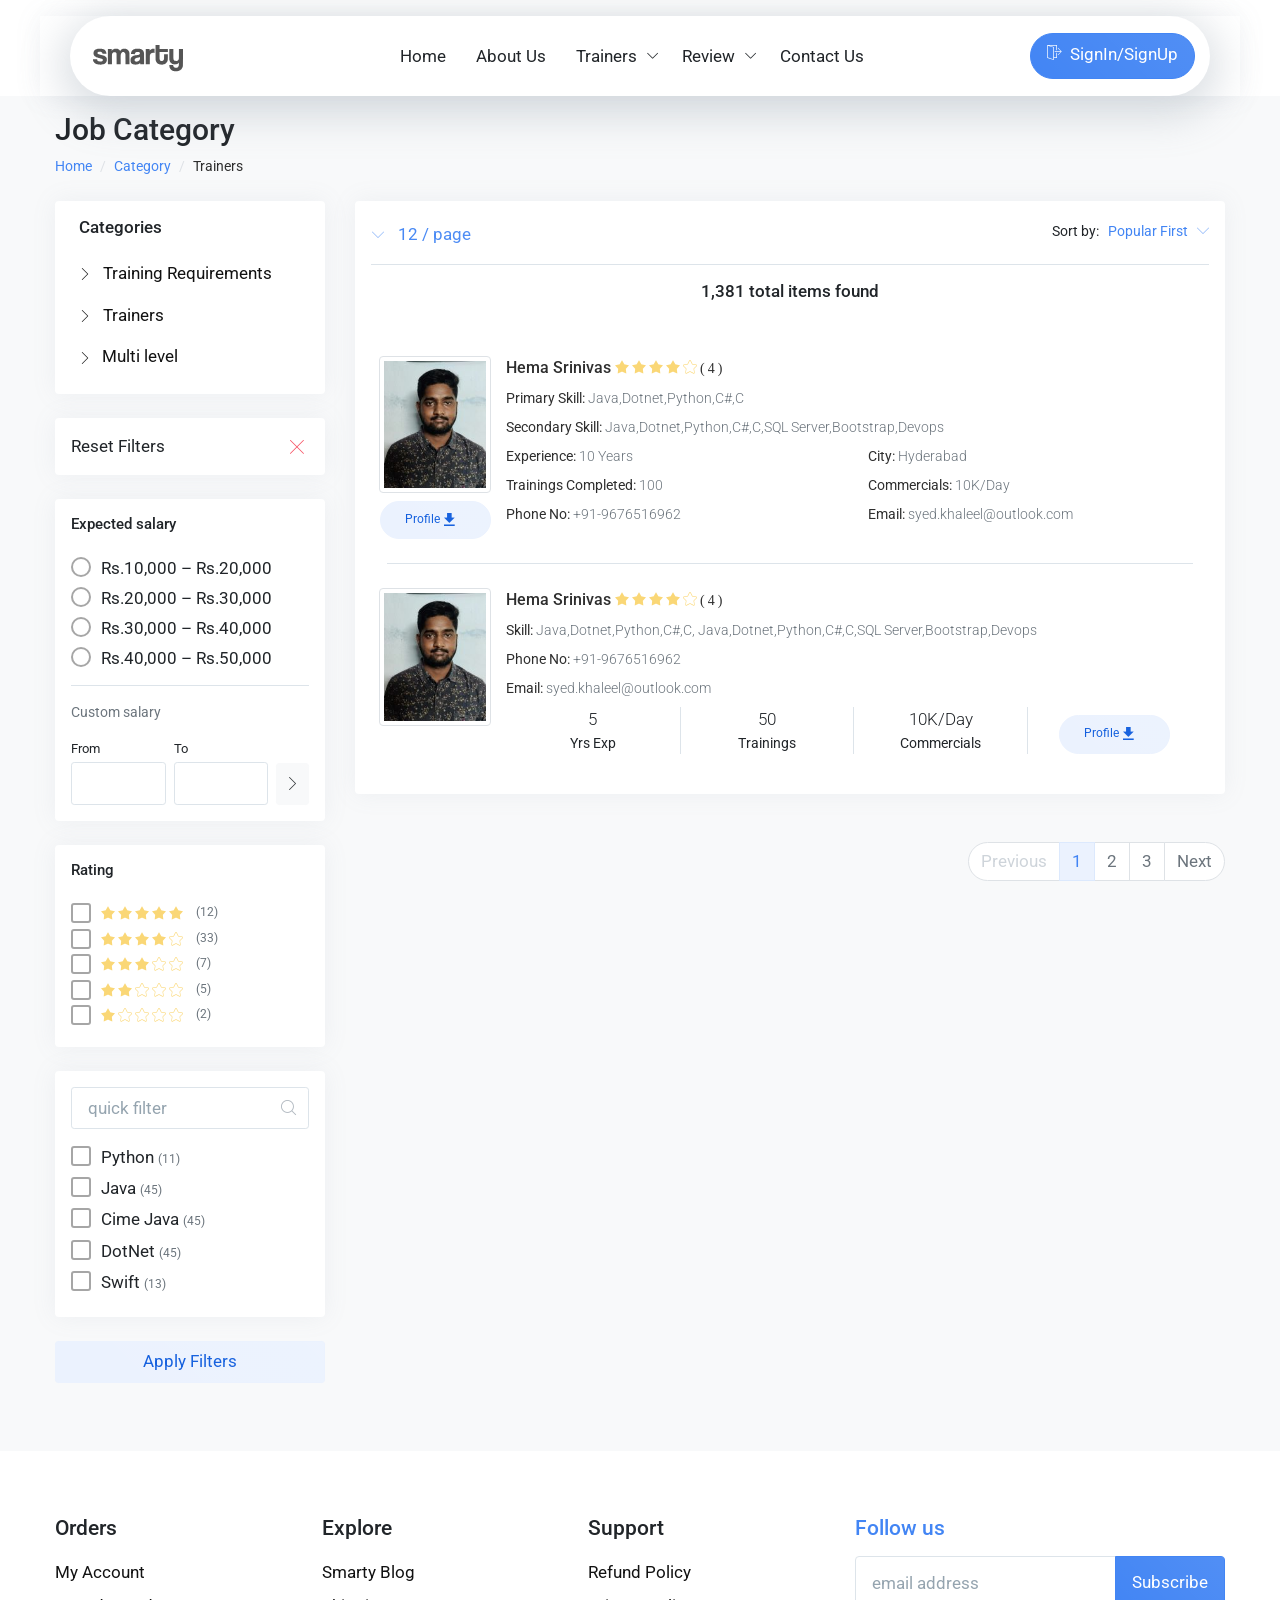
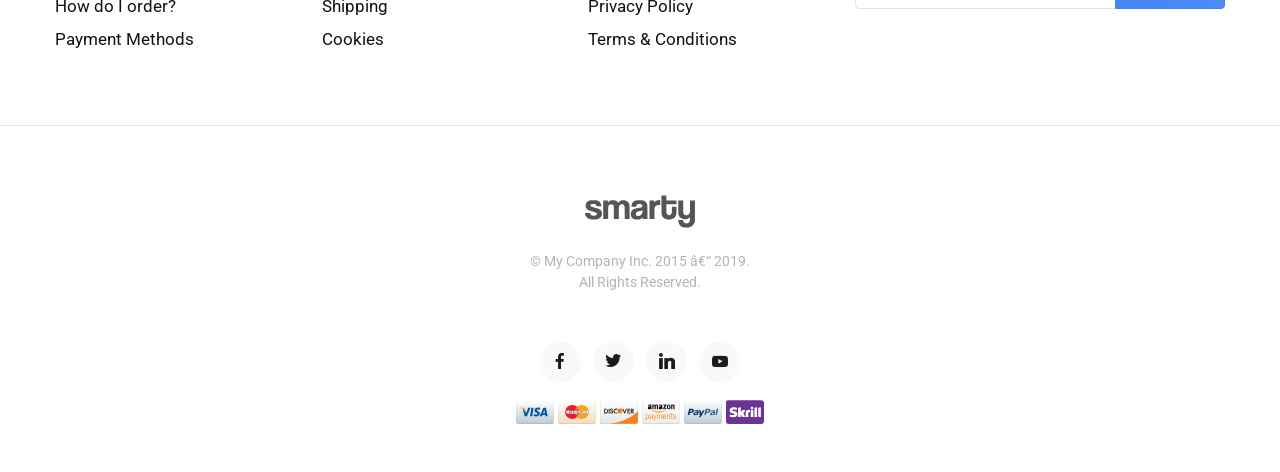
<file: trainers.html>
<!doctype html>
<html lang="en" xmlns="http://www.w3.org/1999/xhtml">
	<head>
		<title>Job_Portal</title>
		<meta name="description" content="...">

        <meta name="viewport" content="width=device-width, maximum-scale=5, initial-scale=1, user-scalable=0">
        <!--[if IE]><meta http-equiv='X-UA-Compatible' content='IE=edge,chrome=1'><![endif]-->

        <!-- up to 10% speed up for external res -->
        <link rel="dns-prefetch" href="https://fonts.googleapis.com/">
        <link rel="dns-prefetch" href="https://fonts.gstatic.com/">
        <link rel="preconnect" href="https://fonts.googleapis.com/">
        <link rel="preconnect" href="https://fonts.gstatic.com/">
		<link rel="stylesheet" href="https://cdnjs.cloudflare.com/ajax/libs/font-awesome/5.15.1/css/all.min.css" integrity="sha512-+4zCK9k+qNFUR5X+cKL9EIR+ZOhtIloNl9GIKS57V1MyNsYpYcUrUeQc9vNfzsWfV28IaLL3i96P9sdNyeRssA==" crossorigin="anonymous" />

        <!-- preloading icon font is helping to speed up a little bit -->
        <link rel="preload" href="assets/fonts/flaticon/Flaticon.woff2" as="font" type="font/woff2" crossorigin>

        <link rel="stylesheet" href="assets/css/core.min.css">
        <link rel="stylesheet" href="assets/css/vendor_bundle.min.css">
        <link rel="stylesheet" href="https://fonts.googleapis.com/css?family=Roboto:300,400,500,700&amp;display=swap">

		<!-- favicon -->
		<link rel="shortcut icon" href="favicon.ico">
		<link rel="apple-touch-icon" href="demo.files/logo/icon_512x512.png">

		<link rel="manifest" href="assets/images/manifest/manifest.json">
		<meta name="theme-color" content="#377dff">
		<link rel="stylesheet" href="style.css">


	</head>

	<!--

		Available Body Classes
			.layout-boxed 					- boxed layout (ignored if any .header-* class is present)

			.header-scroll-reveal  			- header : hide on scroll down and reveal on scroll up
			.header-sticky  				- header : always visible on top
			.header-over  					- header : over slider|parallax|image (next section must contain a large image, else will be indistinguishable)

				Possible header combinations:
					.header-over + .header-scroll-reveal
					.header-over + .header-sticky
						* NOTE: if .header-sticky + .header-scroll-reveal are both used, .header-scroll-reveal is ignored


			.bg-cover .bg-fixed 			- both classes used with .layout-boxed to set a background image via style="background-image:url(...)"
	-->
	<body>

		<div id="wrapper">


			<!-- HEADER -->
            <header id="header" class="container position-relative shadow-xs">
                <div class="ml--15 mr--15 pl--15 pr--15 mt-3 row-pill  bg-white rounded left-0 right-0 shadow-xlg">

                     <!-- NAVBAR ---->
                    <div class=" position-relative">
    
                        <nav class="navbar navbar-expand-lg navbar-light justify-content-lg-between justify-content-md-inherit">
    
                            <div class="align-items-start">
    
                                <!-- mobile menu button : show -->
                                <button class="navbar-toggler" type="button" data-toggle="collapse" data-target="#navbarMainNav" aria-controls="navbarMainNav" aria-expanded="false" aria-label="Toggle navigation">
                                    <svg width="25" viewBox="0 0 20 20">
                                        <path d="M 19.9876 1.998 L -0.0108 1.998 L -0.0108 -0.0019 L 19.9876 -0.0019 L 19.9876 1.998 Z"></path>
                                        <path d="M 19.9876 7.9979 L -0.0108 7.9979 L -0.0108 5.9979 L 19.9876 5.9979 L 19.9876 7.9979 Z"></path>
                                        <path d="M 19.9876 13.9977 L -0.0108 13.9977 L -0.0108 11.9978 L 19.9876 11.9978 L 19.9876 13.9977 Z"></path>
                                        <path d="M 19.9876 19.9976 L -0.0108 19.9976 L -0.0108 17.9976 L 19.9876 17.9976 L 19.9876 19.9976 Z"></path>
                                    </svg>
                                </button>
                                
                        
    
                                <!-- 
                                    Logo : height: 70px max
                                -->
                                <a class="navbar-brand pl-2" href="index.html">
                                    <img src="assets/images/logo/logo_dark.svg" width="90" height="70" alt="...">
                                </a>
    
                            </div>
    
    
    
    
                            <!-- Menu -->
                            <div class="collapse navbar-collapse navbar-animate-fadein justify-content-center" id="navbarMainNav">
    
    
                                <!-- MOBILE MENU NAVBAR -->
                                <div class="navbar-xs d-none"><!-- .sticky-top -->
    
                                    <!-- mobile menu button : close -->
                                    <button class="navbar-toggler pt-0" type="button" data-toggle="collapse" data-target="#navbarMainNav" aria-controls="navbarMainNav" aria-expanded="false" aria-label="Toggle navigation">
                                        <svg width="20" viewBox="0 0 20 20">
                                            <path d="M 20.7895 0.977 L 19.3752 -0.4364 L 10.081 8.8522 L 0.7869 -0.4364 L -0.6274 0.977 L 8.6668 10.2656 L -0.6274 19.5542 L 0.7869 20.9676 L 10.081 11.679 L 19.3752 20.9676 L 20.7895 19.5542 L 11.4953 10.2656 L 20.7895 0.977 Z"></path>
                                        </svg>
                                    </button>
    
                                    <!-- 
                                        Mobile Menu Logo 
                                        Logo : height: 70px max
                                    -->
                                    <a class="navbar-brand" href="index.html">
                                        <img src="assets/images/logo/logo_dark.svg" width="110" height="70" alt="...">
                                    </a>
                                
                                    

                                
                                
    
                                </div>
                                <!-- /MOBILE MENU NAVBAR -->
    
    
    
                                <!-- NAVIGATION -->
                                <ul class="navbar-nav">
    
                                    <!-- home -->
                                    <li class="nav-item">
    
                                        <a class="nav-link" href="index.html">
                                            Home
                                        </a>
    
                                    </li>
    
                                    <!-- about -->
                                    <li class="nav-item">
    
                                        <a class="nav-link" href="niche.realestate-about.html">
                                            About Us
                                        </a>
    
                                    </li>
    
                                    <!-- pages -->
                                    <li class="nav-item dropdown">
    
                                        <a class="nav-link dropdown-toggle" href="#" data-toggle="dropdown" aria-haspopup="true" aria-expanded="false" id="mainNavFeatures">
                                            Trainers
                                        </a>
    
                                        <ul class="dropdown-menu dropdown-menu-clean dropdown-menu-hover" aria-labelledby="mainNavFeatures">
    
                                            <li class="dropdown-item">
                                                <a class="dropdown-link" href="niche.realestate-category.html">Category</a>
                                            </li>
    
                                            <li class="dropdown-item">
                                                <a class="dropdown-link" href="niche.realestate-item.html">Property View</a>
                                            </li>
    
                                        </ul>
    
                                    </li>

                                    <li class="nav-item dropdown">
    
                                        <a class="nav-link dropdown-toggle" href="#" data-toggle="dropdown" aria-haspopup="true" aria-expanded="false" id="mainNavFeatures">
                                            Review
                                        </a>
    
                                        <ul class="dropdown-menu dropdown-menu-clean dropdown-menu-hover" aria-labelledby="mainNavFeatures">
    
                                            <li class="dropdown-item">
                                                <a class="dropdown-link" href="niche.realestate-category.html">Company review</a>
                                            </li>
    
                                            <li class="dropdown-item">
                                                <a class="dropdown-link" href="niche.realestate-item.html">Trainer reviews</a>
                                            </li>
    
                                        </ul>
    
                                    </li>
    
    
                                    <!-- about -->
                                    <li class="nav-item">
    
                                        <a class="nav-link" href="niche.realestate-contact.html">
                                            Contact Us
                                        </a>
    
                                    </li>
    
    
                
    
    
                                </ul>
                                <!-- /NAVIGATION -->
    
    
                            </div>
                        
                            <ul class=" list-unstyled mb-0  d-flex align-items-end " id="asdf">
    
                                <li class="nav-item dropdown">
                        
                                        <a class="nav-link dropdown-toggle btn btn-sm btn-pill btn-primary text-white  d-none d-lg-inline-block d-md-inline-block " type="button" data-toggle="dropdown"  aria-haspopup="true" aria-expanded="false"  id="loginorRegisterFeatures" >
                                            <span class="group-icon">
                                                <i class="fi fi-exit mr-2 pb-1 fs--15"></i>SignIn/SignUp

                                            </span> 	
                                        </a>
    
                                        <ul class="dropdown-menu dropdown-menu-invert  dropdown-menu-clean" aria-labelledby="loginorRegisterFeatures" >
    
                                            <li class="dropdown-item">
                                                <a class="dropdown-link js-ajax-modal" href="#"	data-href="_ajax/modal_signin_md.html"
                                                data-ajax-modal-size="modal-md"
                                                data-ajax-modal-centered="true"
                                                data-ajax-modal-backdrop="static">
                                                Login As Trainer</a>
                                            </li>
                                            <li class="dropdown-item">
                                                <a class="dropdown-link js-ajax-modal" href="#"	data-href="_ajax/modal_signin_md.html"
                                                data-ajax-modal-size="modal-md"
                                                data-ajax-modal-centered="true"
                                                data-ajax-modal-backdrop="static">
                                                Login </a>
                                            </li>
                                            <li class="dropdown-item">
                                                <a class="dropdown-link js-ajax-modal" href="#"	data-href="_ajax/modal_signin_md.html"
                                                data-ajax-modal-size="modal-md"
                                                data-ajax-modal-centered="true"
                                                data-ajax-modal-backdrop="static">
                                                Register</a>
                                            </li>
                                            <li class="dropdown-item">
                                                <a class="dropdown-link js-ajax-modal" href="#"	data-href="_ajax/modal_signin_md.html"
                                                data-ajax-modal-size="modal-md"
                                                data-ajax-modal-centered="true"
                                                data-ajax-modal-backdrop="static">
                                                Register as Trainer</a>
                                            </li>
    
                        
    
                                        </ul>
    
                                
                                    
    
                                </li>
    
                            </ul>

                            <!-- OPTIONS -->
                            <ul class=" d-none d-sm-none list-unstyled mb-0 d-flex justify-content-end mr-0">

                                <li class=" mx-1 dropdown">

                                    <a href="#" aria-label="Account Options" id="dropdownAccountOptions" class="btn btn-sm rounded-circle btn-primary btn-soft-static shadow-none" data-toggle="dropdown" aria-expanded="false" aria-haspopup="true">
                                        <span class="group-icon">
                                            <i class="fi fi-user-male"></i>
                                            <i class="fi fi-close"></i>
                                        </span>
                                    </a>


                    
                                    <div aria-labelledby="dropdownAccountOptions" class="prefix-link-icon prefix-icon-dot dropdown-menu dropdown-menu-clean dropdown-menu-invert dropdown-click-ignore p-0 mt--18 fs--15">
                                    
                                        
                                        
                                        <a class="dropdown-link js-ajax-modal dropdown-item text-truncate font-weight-light" href="#"	data-href="#"
                                        data-ajax-modal-size="modal-md"
                                        data-ajax-modal-centered="true"
                                        data-ajax-modal-backdrop="static">
                                        Login As Trainer</a>
                                        <a class="dropdown-link js-ajax-modal dropdown-item text-truncate font-weight-light" href="#"	data-href="_ajax/modal_signin_md.html"
                                        data-ajax-modal-size="modal-md"
                                        data-ajax-modal-centered="true"
                                        data-ajax-modal-backdrop="static">
                                        Login </a>
                                        <a class="dropdown-link js-ajax-modal dropdown-item text-truncate font-weight-light" href="#"	data-href="_ajax/modal_signin_md.html"
                                        data-ajax-modal-size="modal-md"
                                        data-ajax-modal-centered="true"
                                        data-ajax-modal-backdrop="static">
                                        Register As Trainer</a>
                                        <a class="dropdown-link js-ajax-modal dropdown-item text-truncate font-weight-light" href="#"	data-href="_ajax/modal_signin_md.html"
                                        data-ajax-modal-size="modal-md"
                                        data-ajax-modal-centered="true"
                                        data-ajax-modal-backdrop="static">
                                        Register</a>
                                    
                                        <!-- <div class="dropdown-divider mb-0"></div>
                                        <a href="#!" title="Log Out" class="prefix-icon-ignore dropdown-footer dropdown-custom-ignore">
                                            <i class="fi fi-power float-start"></i>
                                            Signout
                                        </a> -->
                                    </div>

                                </li>


                            </ul>
                            <!-- /OPTIONS -->
                            
                        
    
    
    
                        
                            

                            
                            

                            
                            
                            <!-- OPTIONS -->
                        
                            <!-- /OPTIONS -->
                            
    
    
    
                        </nav>
    
                    </div>
                    <!-- /NAVBAR -->
                </div>

            </header>
            <!-- /HEADER -->


		
            <!-- PAGE TITLE -->
            <section class="bg-light p-2">
                <div class="container py-2">

                    <h1 class="h3">
                        Job Category
                    </h1>

                    <nav aria-label="breadcrumb">
                        <ol class="breadcrumb fs--14">
                            <li class="breadcrumb-item"><a href="index.html">Home</a></li>
							<li class="breadcrumb-item active" aria-current="page"><a href="searchfunction.html">Category</a></li>
                            <li class="breadcrumb-item "><a href="trainers.html" class="text-dark">Trainers</a></li>
                        </ol>
                    </nav>

                </div>
            </section>
            <!-- /PAGE TITLE -->

		

	


			<!-- -->
			<section class="bg-light p-2">
				
				<div class="container">

					<div class="row">

						<!-- sidebar -->
						<div class="col-12 col-sm-12 col-md-12 col-lg-3 mb--60">


							<!-- CATEGORIES -->
							<nav class="nav-deep nav-deep-light mb-4 bg-white shadow-xs shadow-none-md shadow-none-xs px-4 pb-3 p-0-md p-0-xs rounded">

								<!-- mobile trigger : categories -->
								 <button class="clearfix btn btn-toggle btn-sm btn-block text-align-left shadow-md border rounded mb-1 d-block d-lg-none" data-target="#nav_responsive" data-toggle-container-class="d-none d-sm-block bg-white shadow-md border animate-fadein rounded p-3">
									<span class="group-icon px-2 py-2 float-end">
										<i class="fi fi-bars-2"></i>
										<i class="fi fi-close"></i>
									</span>

									<span class="h5 py-2 m-0 float-start">
										Categories
									</span>
								</button> 

								<!-- desktop only -->
								<h5 class="h6 pt-3 pb-3 m-0 d-none d-lg-block">
									Categories
								</h5>


								<!-- navigation -->
								 <ul id="nav_responsive" class="nav flex-column d-none d-lg-block">

									<li class="nav-item">
										<a class="nav-link px-0" href="trainingrequirements.html">

										

											<i class="fi fi-arrow-end m-0 fs--12"></i> 
											<span class="px-2 d-inline-block">
												Training Requirements
											</span>
										</a>
									</li>

									<li class="nav-item">
										<a class="nav-link px-0" href="trainers.html">
											<i class="fi fi-arrow-end m-0 fs--12"></i> 
											<span class="px-2 d-inline-block">
												Trainers
											</span>
										</a>
									</li>


									<li class="nav-item">
										<a class="nav-link px-0" href="#">
											<span class="group-icon">
												<i class="fi fi-arrow-end"></i>
												<i class="fi fi-arrow-down"></i>
											</span>

											<span class="px-2 d-inline-block">
												Multi level
											</span>
										</a>

										<ul class="nav flex-column px-3">
											<li class="nav-item">
												<a class="nav-link" href="#">
													Option 1
												</a>
											</li>
											<li class="nav-item">
												<a class="nav-link" href="#">
													Option 2
												</a>
											</li>
											<li class="nav-item">
												<a class="nav-link" href="#">
													Option 3
												</a>
											</li>
										</ul>

									</li>
								</ul> 

							</nav>
							<!-- /CATEGORIES -->
								<!-- mobile trigger : filters -->
								<button class="clearfix btn btn-toggle btn-sm btn-block text-align-left shadow-md border rounded mb-1 d-block d-lg-none" data-target="#sidebar_filters" data-toggle-container-class="d-none d-sm-block bg-white shadow-md border animate-fadein rounded p-3 fullscreen" data-toggle-body-class="overflow-hidden">
									<i class="px-2 py-2 fs--15 float-start fi fi-eq-horizontal"></i>
									<span class="h5 py-2 m-0 float-start">
										Filters
									</span>
								</button>


                         
					
                   


							<form method="get" id="sidebar_filters" class="d-none d-lg-block">

								<!-- MOBILE ONLY -->
								<div class="bg-white pb-3 mb-4 d-block d-lg-none border-bottom">
									
									
									<i class="fi fi-eq-horizontal float-start"></i>
									<span class="h5 m-0 d-inline-block">
										Filters
									</span>

									<!-- mobile : exit fullscreen -->
									<a href="#" class="float-end btn-toggle text-dark mx-1" data-toggle-container-class="d-none d-sm-block bg-white shadow-md border animate-fadein rounded p-3 fullscreen" data-toggle-body-class="overflow-hidden" data-target="#sidebar_filters">
										<i class="fi fi-close"></i>
									</a>

								</div>
								<!-- /MOBILE ONLY -->





								<!-- Reset Filters -->
								<div class="card rounded b-0 shadow-xs d-block mb-4 p-3">
									<a href="#" class="text-danger float-end w--20 d-inline">
										<i class="fi fi-close"></i>
									</a>
									Reset Filters
								</div>
								<!-- /Reset Filters -->


								<!-- Price -->
								<div class="card rounded b-0 shadow-xs d-block mb-4 p-3">
									<h3 class="fs--15 mb-4">

										<a href="#" data-target-reset="#filter_price_list" class="form-advanced-reset hide-force text-danger float-end w--20 d-inline">
											<i class="fi fi-close"></i>
										</a>

										Expected salary
									</h3>

									<div id="filter_price_list">

										<label class="form-radio form-radio-primary clearfix d-block">
											<input type="radio" name="price" value="10:100">
											<i></i> Rs.10,000 &ndash; Rs.20,000
										</label>

										<label class="form-radio form-radio-primary clearfix d-block">
											<input type="radio" name="price" value="100:300">
											<i></i> Rs.20,000 &ndash; Rs.30,000
										</label>

										<label class="form-radio form-radio-primary clearfix d-block">
											<input type="radio" name="price" value="300:500">
											<i></i> Rs.30,000 &ndash; Rs.40,000
										</label>

										<label class="form-radio form-radio-primary clearfix d-block">
											<input type="radio" name="price" value="500:1000">
											<i></i> Rs.40,000 &ndash; Rs.50,000
										</label>

									


										<small class="text-muted d-block border-top mt-3 pt-3 mb-3">
											Custom salary
										</small>

										<div class="row gutters-xs">
											<div class="col-5">
												<label class="d-block fs--13 mb-1">From</label>
												<input type="number" class="form-control form-control-sm" value="">
											</div>
											<div class="col-5">
												<label class="d-block fs--13 mb-1">To</label>
												<input type="number" class="form-control form-control-sm" value="">
											</div>

											<div class="col-2">
												<button type="submit" class="btn btn-sm btn-block btn-light mt-4 px-2">
													<i class="fi fi-arrow-end m-0"></i>
												</button>
											</div>
										</div>

									</div>

								</div>

							


						


								<!-- Ratings -->
								<div class="card rounded b-0 shadow-xs d-block mb-4 p-3">
									<h3 class="fs--15 mb-4">Rating</h3>

									<label class="form-checkbox form-checkbox-primary clearfix d-block">
										<input type="checkbox" name="rating[]" value="5">
										<i></i> 

										<span class="rating-5 text-warning fs--14 float-start mt--3"></span> 
										<span class="text-muted fs--12 float-start mt--2">(12)</span>
									</label>

									<label class="form-checkbox form-checkbox-primary clearfix d-block">
										<input type="checkbox" name="rating[]" value="4">
										<i></i> 

										<span class="rating-4 text-warning fs--14 float-start mt--3"></span> 
										<span class="text-muted fs--12 float-start mt--2">(33)</span>
									</label>

									<label class="form-checkbox form-checkbox-primary clearfix d-block">
										<input type="checkbox" name="rating[]" value="3">
										<i></i> 

										<span class="rating-3 text-warning fs--14 float-start mt--3"></span> 
										<span class="text-muted fs--12 float-start mt--2">(7)</span>
									</label>

									<label class="form-checkbox form-checkbox-primary clearfix d-block">
										<input type="checkbox" name="rating[]" value="2">
										<i></i> 

										<span class="rating-2 text-warning fs--14 float-start mt--3"></span> 
										<span class="text-muted fs--12 float-start mt--2">(5)</span>
									</label>

									<label class="form-checkbox form-checkbox-primary clearfix d-block">
										<input type="checkbox" name="rating[]" value="1">
										<i></i> 

										<span class="rating-1 text-warning fs--14 float-start mt--3"></span> 
										<span class="text-muted fs--12 float-start mt--2">(2)</span>
									</label>

								</div>
								<!-- /Ratings -->


								<!-- Brands -->
								<div class="card rounded b-0 shadow-xs d-block mb-4 p-3">

									<div class="input-group-over">
										<input type="text" class="form-control form-control-sm iqs-input" data-container=".iqs-container" value="" placeholder="quick filter">
										<span class="fi fi-search btn btn-sm pl--12 pr--12 text-gray-500"></span>
									</div>

									<div class="iqs-container mt-3 scrollable-horizontal scrollable-styled-light max-h-250">

                                        <div class="iqs-item">

											<label class="form-checkbox form-checkbox-primary">
												<input type="checkbox" name="brand[]" value="1">
												<i></i> Python <span class="text-muted fs--12 d-inline-block">(11)</span>
											</label>

										</div>

										<div class="iqs-item">

											<label class="form-checkbox form-checkbox-primary">
												<input type="checkbox" name="brand[]" value="2">
												<i></i> Java <span class="text-muted fs--12 d-inline-block">(45)</span>
											</label>

										</div>
										
										<div class="iqs-item">

											<label class="form-checkbox form-checkbox-primary">
												<input type="checkbox" name="brand[]" value="2">
												<i></i>Cime Java <span class="text-muted fs--12 d-inline-block">(45)</span>
											</label>

										</div>

										<div class="iqs-item">

											<label class="form-checkbox form-checkbox-primary">
												<input type="checkbox" name="brand[]" value="3">
												<i></i> DotNet <span class="text-muted fs--12 d-inline-block">(45)</span>
											</label>

										</div>

										<div class="iqs-item">

											<label class="form-checkbox form-checkbox-primary">
												<input type="checkbox" name="brand[]" value="4">
												<i></i> Swift <span class="text-muted fs--12 d-inline-block">(13)</span>
											</label>

										</div>

									</div>

								</div>
								<!-- /Brands -->


								<!-- optional button -->
								<button type="submit" class="btn btn-primary btn-soft btn-sm btn-block">
									Apply Filters
								</button>

							</form>


						</div>
						<!-- /sidebar -->



						<!-- products -->
						<div class="col-12 col-sm-12 col-md-12 col-lg-9">


							<!-- additional filters -->
							<div class="shadow-xs bg-white mb-5 p-3 rounded clearfix">

								<div class="clearfix border-bottom pb-3 mb-3">
								
									<div class="float-start fs--14 position-relative mt-1">
										<a href="#" class="text-primary text-decoration-none btn p-0" data-toggle="dropdown" aria-expanded="false">
											<i class="fi fi-arrow-down-slim fs--12"></i> 12 / page
										</a>

										<ul class="dropdown-menu b-0 mt-3 rounded fs--15">
											<li class="dropdown-item active"><a href="#!" class="text-muted py-2 d-block">12 / page</a></li>
											<li class="dropdown-item"><a href="#!" class="text-muted py-2 d-block">36 / page</a></li>
											<li class="dropdown-item"><a href="#!" class="text-muted py-2 d-block">72 / page</a></li>
											<li class="dropdown-item"><a href="#!" class="text-muted py-2 d-block">100 / page</a></li>
										</ul>
									</div>

									<div class="float-end fs--14 position-relative mt-1">
										Sort by: &nbsp; <a href="#" class="text-primary text-decoration-none" data-toggle="dropdown" aria-expanded="false">
											Popular First &nbsp; 
											<i class="fi fi-arrow-down-slim fs--12"></i>
										</a>

										<ul class="dropdown-menu b-0 mt-3 rounded fs--15">
											<li class="dropdown-item active"><a href="#!" class="text-muted py-2 d-block">Popular First</a></li>
											<li class="dropdown-item"><a href="#!" class="text-muted py-2 d-block">Newest First</a></li>
											<li class="dropdown-item"><a href="#!" class="text-muted py-2 d-block">Avg. Customer Review</a></li>
											<li class="dropdown-item"><a href="#!" class="text-muted py-2 d-block">Price: Low to High</a></li>
											<li class="dropdown-item"><a href="#!" class="text-muted py-2 d-block">Price: High to Low</a></li>
										</ul>
									</div>

								</div>


								<h2 class="h6 text-center mb-0">
									1,381 total items found
								</h2>
								<!-- product list -->
									<div class="row  pt--30">
										
										<div class=" col-12 py-3">
											<div class="bg-white rounded">
											
											
													<div class="row p-2">
														<div class="col-12 text-center col-md-4 col-lg-2 bg-cover " >
															<img  src="myPIC.jpg" class="img img-thumbnail bg-cover"   alt="...">
															
															<a class="btn btn-sm btn-primary btn-soft btn-pill fs--12 p-2 pl-4 pr-4 mt-2">
																Profile
															<i class="fi fi-arrow-download"></i>
																
																
																</a>
															
														</div>
														<div class="col-12 pl-0 col-md-8 col-lg-10">
															<p class="mb-2  text-dark fs--16">
																<span class="font-weight-medium">Hema Srinivas</span>
																<span class="rating-4 text-warning fs--14 mt-1"><span class="text-dark">(4)</span></span>
															
																
															</p>
															<p class="fs--14  mb-2  text-truncate">
															<span class="text-dark">Primary Skill:</span> 
															<span class="font-weight-light">Java,Dotnet,Python,C#,C </span>
															</p>
															<p class="fs--14  mb-2 text-truncate">
																<span class="text-dark">Secondary Skill:</span> <span class="font-weight-light">Java,Dotnet,Python,C#,C,SQL Server,Bootstrap,Devops</span>
															</p>
															
															<div class="row">
																<div class="col-12 col-md-12 col-lg-6">
																	<p class="fs--14  mb-2 text-truncate">
																		<span class="text-dark"> Experience:</span> <span class="font-weight-light">10 Years</span>
																	</p>
																	
																
															
																</div>
																<div class="col-12 col-md-12 col-lg-6">
															
																	<p class="fs--14  mb-2 text-truncate">
																		<span class="text-dark">City:</span> <span class="font-weight-light">Hyderabad</span>
																	</p>
																</div>
															</div>
															<div class="row">
																<div class="col-12 col-md-12 col-lg-6">
																	<p class="fs--14  mb-2 text-truncate">
																		<span class="text-dark">Trainings Completed:</span> <span class="font-weight-light">100</span>
																	</p>
																
															
																</div>
																<div class="col-12 col-md-12 col-lg-6">
															
																	<p class="fs--14  mb-2 text-truncate">
																		<span class="text-dark">Commercials:</span> <span class="font-weight-light">10K/Day</span>
																	</p>
																</div>
															</div>
															<div class="row">
																<div class="col-12 col-md-12 col-lg-6">
																	<p class="fs--14  mb-2 text-truncate">
																		<span class="text-dark">Phone No:</span> <span class="font-weight-light">+91-9676516962</span>
																	</p>
																
															
																</div>
																<div class="col-12 col-md-12 col-lg-6">
															
																	<p class="fs--14  mb-2 text-truncate">
																		<span class="text-dark">Email:</span> <span class="font-weight-light">syed.khaleel@outlook.com</span>
																	</p>
																</div>
															</div>
														
														
															
															
														
			
															
														</div>
													</div>
															

													<li class="dropdown-divider m-3"></li>

													<div class="row p-2">
														<div class="col-12 text-center col-md-4 col-lg-2 bg-cover " >
															<img  src="myPIC.jpg" class="img img-thumbnail bg-cover"   alt="...">
															
															
															
														</div>
														<div class="col-12 pl-0 col-md-8 col-lg-10">
															<p class="mb-2  text-dark fs--16">
																<span class="font-weight-medium">Hema Srinivas</span>
																<span class="rating-4 text-warning fs--14 mt-1"><span class="text-dark">(4)</span></span>
															
																
															</p>
															<p class="fs--14  mb-2  text-truncate">
															<span class="text-dark">Skill:</span> 
															<span class="font-weight-light">Java,Dotnet,Python,C#,C, Java,Dotnet,Python,C#,C,SQL Server,Bootstrap,Devops </span>
															</p>
															<p class="fs--14  mb-2  text-truncate">
																<span class="text-dark">Phone No:</span> 
																<span class="font-weight-light">+91-9676516962 </span>
																</p>
																<p class="fs--14  mb-2  text-truncate">
																	<span class="text-dark">Email:</span> 
																	<span class="font-weight-light">syed.khaleel@outlook.com </span>
																	</p>
														<!-- dfg -->
															
														
															<div class="row no-gutters col-border text-center font-weight-light">
																
																		<div class="col-md-6 col-lg-3 col-border">
																			5
																			<small class="d-lg-block">
																				Yrs Exp
																			</small>
																		</div>
																		<div class="col-md-6 col-lg-3 col-border">
																			50
																			<small class="d-lg-block">
																				Trainings
																			</small>
																		</div>
																		<div class="col-md-6 col-lg-3 col-border">
																			10K/Day
																			<small class="d-lg-block">
																				Commercials
																			</small>
																		</div>
																		<div class="col-md-6 col-lg-3 col-border">
																			<a class="btn btn-sm btn-primary btn-soft btn-pill fs--12 p-2 pl-4 pr-4 mt-2">
																				Profile
																			<i class="fi fi-arrow-download"></i>
																				
																				
																				</a>
																		</div>
																	
															</div>
															
															
														
			
															
														</div>
													</div>
											
												
												
												
											</div>
											
											
											
											
										
										

										</div>
									
									
									
										
									
										
					

									</div>
								<!-- /product list -->

							</div>
							<!-- /additional filters -->



						


							<!-- pagination -->
							<nav aria-label="pagination" class="mt-5">
								<ul class="pagination pagination-pill justify-content-end justify-content-center justify-content-md-end">

									<li class="page-item disabled">
										<a class="page-link" href="#" tabindex="-1" aria-disabled="true">Previous</a>
									</li>
									
									<li class="page-item active">
										<a class="page-link" href="#">1 <span class="sr-only">(current)</span></a>
									</li>
									
									<li class="page-item" aria-current="page">
										<a class="page-link" href="#">2</a>
									</li>
									
									<li class="page-item">
										<a class="page-link" href="#">3</a>
									</li>
									
									<li class="page-item">
										<a class="page-link" href="#">Next</a>
									</li>

								</ul>
							</nav>
							<!-- pagination -->
									


						</div>
						<!-- /products -->

					</div>

				</div>
			</section>
			<!-- / -->


			<footer id="footer2" class="d-block d-md-none d-lg-none">
				<div class="row">
					
					<div class="col-12">
						<button class="clearfix btn btn-toggle btn-sm btn-block text-align-left shadow-md border rounded mb-1 d-block d-lg-none" data-target="#sidebar_filters" data-toggle-container-class="d-none d-sm-block bg-white shadow-md border animate-fadein rounded p-3 fullscreen" data-toggle-body-class="overflow-hidden">
							<i class="px-2 py-2 fs--15 float-start fi fi-eq-horizontal"></i>
							<span class="h5 py-2 m-0 float-start">
								Filters
							</span>
						</button>
					</div>
					
				</div>
			
			</footer>

			<!-- Footer -->
			<footer id="footer" class="shadow-xs d-none d-sm-none d-lg-block">
				
				<div class="container py-5">

					<div class="row">

						<div class="col-12 col-lg-8">

							<div class="row mb-3">

								<!-- Col 1 -->
								<div class="col-12 col-lg-4 mb-1">

									<!-- mobile only : SOW Toggle Button -->
									<button class="clearfix btn btn-toggle btn-sm btn-block text-align-left shadow-md border rounded mb-1 d-block d-lg-none" 
											data-target="#footer_c1" 
											data-toggle-container-class="d-none d-sm-block bg-white shadow-md border animate-fadein rounded p-3">
										
										<span class="group-icon p-2 float-start">
											<i class="fi fi-bars-2"></i>
											<i class="fi fi-close"></i>
										</span>

										<span class="h5 py-2 m-0 float-start">
											Orders
										</span>
									</button>

									<!-- desktop only -->
									<h3 class="h5 py-3 m-0 d-none d-lg-block">
										Orders
									</h3>


									<!-- navigation -->
									<ul id="footer_c1" class="nav flex-column d-none d-lg-block">
										<li class="list-item">
											<a class="d-block py-1" href="#!">My Account</a>
										</li>

										<li class="list-item">
											<a class="d-block py-1" href="#!">How do I order?</a>
										</li>

										<li class="list-item">
											<a class="d-block py-1" href="#!">Payment Methods</a>
										</li>
									</ul>

								</div>

								<!-- Col 2 -->
								<div class="col-12 col-lg-4 mb-1">

									<!-- mobile only : SOW Toggle Button -->
									<button class="clearfix btn btn-toggle btn-sm btn-block text-align-left shadow-md border rounded mb-1 d-block d-lg-none" 
											data-target="#footer_c2" 
											data-toggle-container-class="d-none d-sm-block bg-white shadow-md border animate-fadein rounded p-3">
										
										<span class="group-icon p-2 float-start">
											<i class="fi fi-bars-2"></i>
											<i class="fi fi-close"></i>
										</span>

										<span class="h5 py-2 m-0 float-start">
											Explore
										</span>
									</button>

									<!-- desktop only -->
									<h3 class="h5 py-3 m-0 d-none d-lg-block">
										Explore
									</h3>


									<!-- navigation -->
									<ul id="footer_c2" class="nav flex-column d-none d-lg-block">
										<li class="list-item">
											<a class="d-block py-1" href="blog-page-sidebar.html">Smarty Blog</a>
										</li>

										<li class="list-item">
											<a class="d-block py-1" href="#!">Shipping</a>
										</li>

										<li class="list-item">
											<a class="d-block py-1" href="#!">Cookies</a>
										</li>
									</ul>


								</div>

								<!-- Col 3 -->
								<div class="col-12 col-lg-4 mb-1">

									<!-- mobile only : SOW Toggle Button-->
									<button class="clearfix btn btn-toggle btn-sm btn-block text-align-left shadow-md border rounded mb-1 d-block d-lg-none" 
											data-target="#footer_c3" 
											data-toggle-container-class="d-none d-sm-block bg-white shadow-md border animate-fadein rounded p-3">
										
										<span class="group-icon p-2 float-start">
											<i class="fi fi-bars-2"></i>
											<i class="fi fi-close"></i>
										</span>

										<span class="h5 py-2 m-0 float-start">
											Support
										</span>
										
									</button>

									<!-- desktop only -->
									<h3 class="h5 py-3 m-0 d-none d-lg-block">
										Support
									</h3>


									<!-- navigation -->
									<ul id="footer_c3" class="nav flex-column d-none d-lg-block">
										<li class="list-item">
											<a class="d-block py-1" href="#!">Refund Policy</a>
										</li>

										<li class="list-item">
											<a class="d-block py-1" href="#!">Privacy Policy</a>
										</li>

										<li class="list-item">
											<a class="d-block py-1" href="#!">Terms &amp; Conditions</a>
										</li>
									</ul>

								</div>

							</div>

						</div>


						<div class="col">

							<h5 class="text-primary my-3">
								Follow us
							</h5>

							<form novalidate class="bs-validate" method="post" action="#">

								<div class="input-group mb-3">

									<input required type="email" name="subscribe_email" value="" class="form-control" placeholder="email address" aria-label="email address">
									
									<div class="input-group-append">
										<button class="btn btn-primary">Subscribe</button>
									</div>

								</div>

							</form>

						</div>

					</div>

				</div>


				<div class="border-top">
					<div class="container text-center py-5">

						<!-- logo -->
						<span class="h--70 d-inline-flex align-items-center">
							<img src="assets/images/logo/logo_dark.svg" width="110" height="70" alt="...">
						</span>

						<p class="m-0 text-gray-500 fs--14">

							&copy; My Company Inc. 2015 – 2019. 

							<br>

							All Rights Reserved.
						
						</p>


						<div class="mt-5"> 

							<!-- social -->
							<a href="#!" class="btn btn-sm btn-light transition-hover-top mb-2 rounded-circle" rel="noopener" aria-label="facebook page">
								<i class="fi fi-social-facebook"></i> 
							</a>

							<a href="#!" class="btn btn-sm btn-light transition-hover-top mb-2 rounded-circle" rel="noopener" aria-label="twitter page">
								<i class="fi fi-social-twitter"></i> 
							</a>

							<a href="#!" class="btn btn-sm btn-light transition-hover-top mb-2 rounded-circle" rel="noopener" aria-label="linkedin page">
								<i class="fi fi-social-linkedin"></i> 
							</a>

							<a href="#!" class="btn btn-sm btn-light transition-hover-top mb-2 rounded-circle" rel="noopener" aria-label="youtube page">
								<i class="fi fi-social-youtube"></i> 
							</a>

						

							<!-- credit cards -->
							<ul class="list-inline mb-0 mt-2"> 

								<li class="list-inline-item m-0"> 
									<img width="38" height="24" class="lazy" data-src="assets/images/credit_card/visa.svg" src="[data-uri]" alt="visa credit card icon">
								</li> 

								<li class="list-inline-item m-0"> 
									<img width="38" height="24" class="lazy" data-src="assets/images/credit_card/mastercard.svg" src="[data-uri]" alt="mastercard credit card icon">
								</li> 

								<li class="list-inline-item m-0"> 
									<img width="38" height="24" class="lazy" data-src="assets/images/credit_card/discover.svg" src="[data-uri]" alt="discover credit card icon">
								</li>

								<li class="list-inline-item m-0"> 
									<img width="38" height="24" class="lazy" data-src="assets/images/credit_card/amazon.svg" src="[data-uri]" alt="amazon credit card icon">
								</li>
								
								<li class="list-inline-item m-0"> 
									<img width="38" height="24" class="lazy" data-src="assets/images/credit_card/paypal.svg" src="[data-uri]" alt="paypal credit card icon">
								</li>

								<li class="list-inline-item m-0"> 
									<img width="38" height="24" class="lazy" data-src="assets/images/credit_card/skrill.svg" src="[data-uri]" alt="skrill credit card icon">
								</li>

								<!-- more vendors on assets/images/credit_card/ -->

							</ul>

						</div>


					</div>
				</div>

			</footer>
			<!-- /Footer -->
				<!-- mobile trigger : filters -->
	


		</div><!-- /#wrapper -->

		<script src="assets/js/core.min.js"></script>
		
	</body>
</html>
</file>
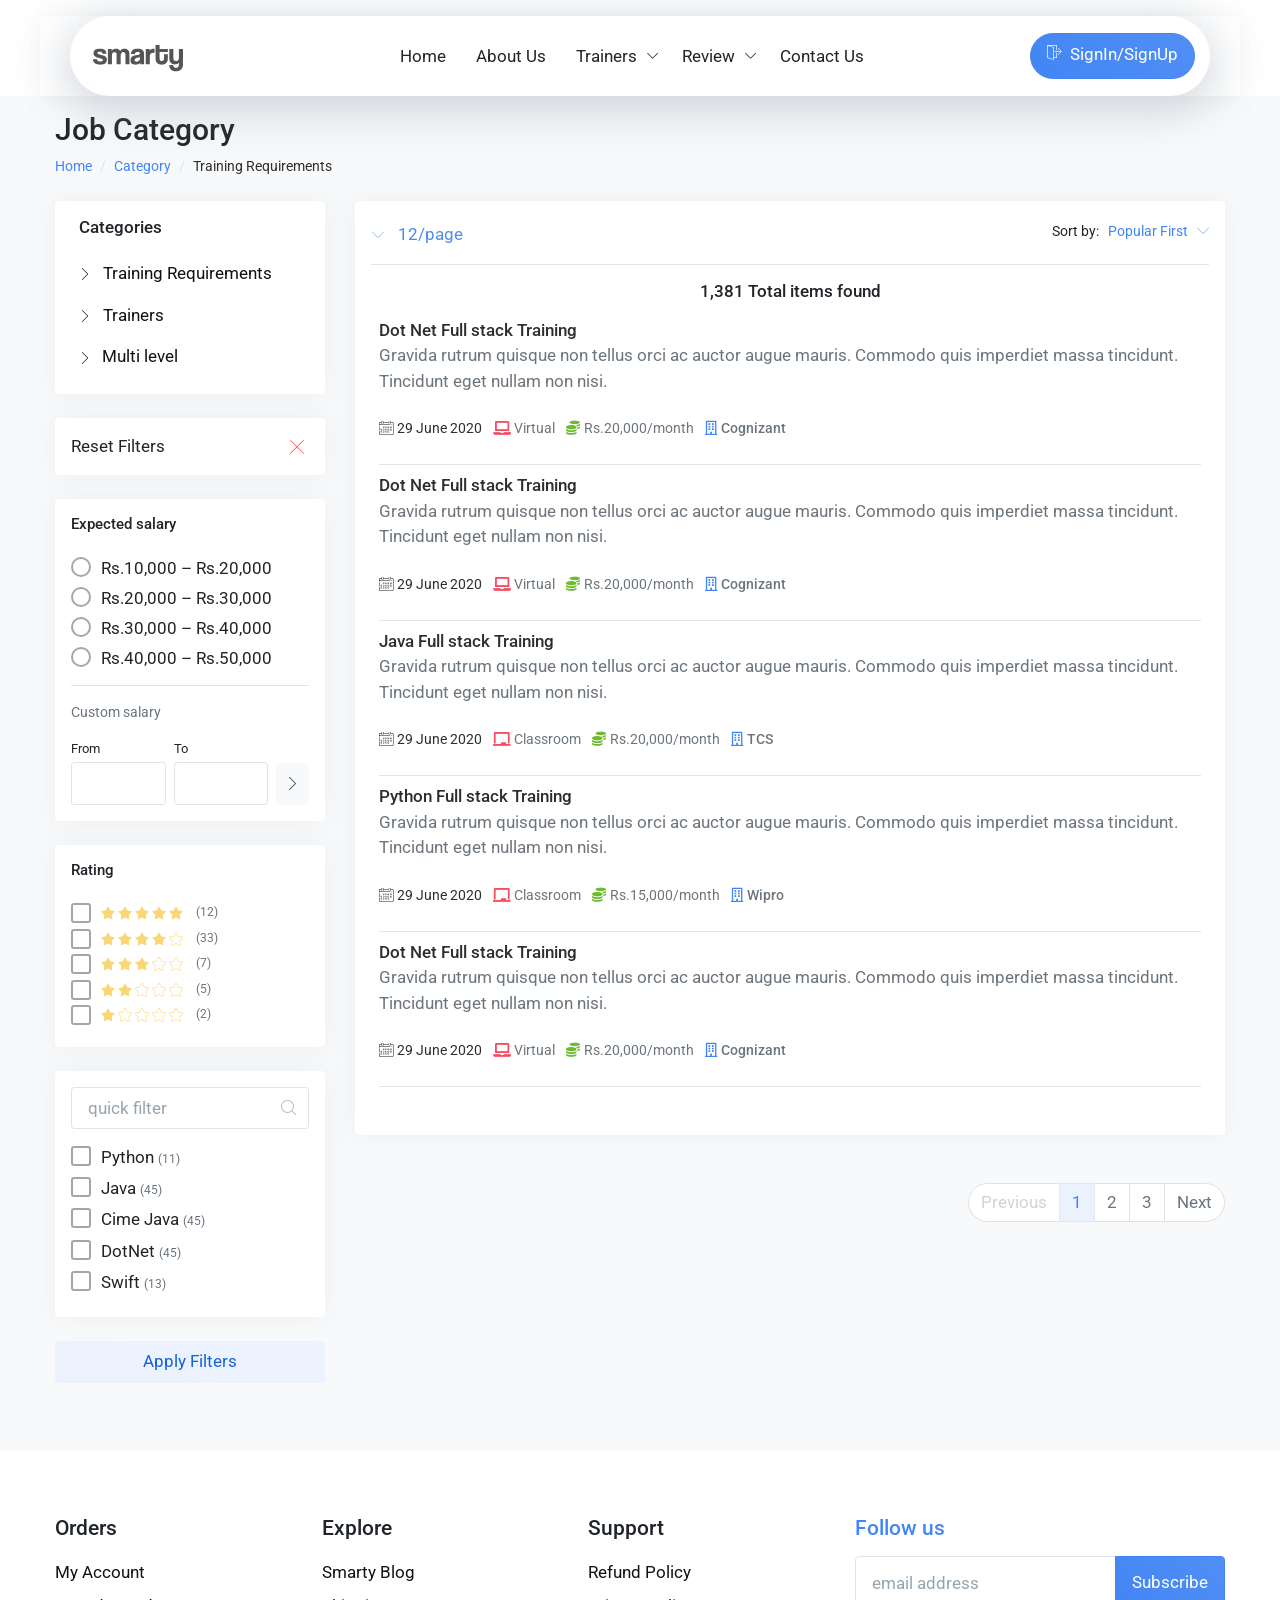
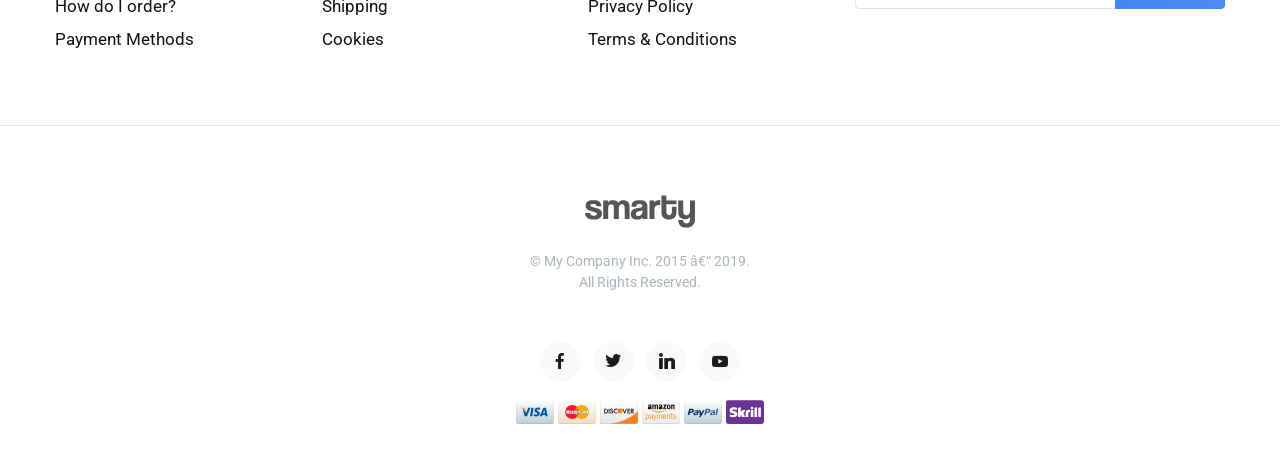
<file: trainingrequirements.html>
<!doctype html>
<html lang="en" xmlns="http://www.w3.org/1999/xhtml">
	<head>
		<title>Job_Portal</title>
		<meta name="description" content="...">

        <meta name="viewport" content="width=device-width, maximum-scale=5, initial-scale=1, user-scalable=0">
        <!--[if IE]><meta http-equiv='X-UA-Compatible' content='IE=edge,chrome=1'><![endif]-->

        <!-- up to 10% speed up for external res -->
        <link rel="dns-prefetch" href="https://fonts.googleapis.com/">
        <link rel="dns-prefetch" href="https://fonts.gstatic.com/">
        <link rel="preconnect" href="https://fonts.googleapis.com/">
		<link rel="preconnect" href="https://fonts.gstatic.com/">
		<link rel="stylesheet" href="https://cdnjs.cloudflare.com/ajax/libs/font-awesome/5.15.1/css/all.min.css" integrity="sha512-+4zCK9k+qNFUR5X+cKL9EIR+ZOhtIloNl9GIKS57V1MyNsYpYcUrUeQc9vNfzsWfV28IaLL3i96P9sdNyeRssA==" crossorigin="anonymous" />
		
        <!-- preloading icon font is helping to speed up a little bit -->
        <link rel="preload" href="assets/fonts/flaticon/Flaticon.woff2" as="font" type="font/woff2" crossorigin>

        <link rel="stylesheet" href="assets/css/core.min.css">
        <link rel="stylesheet" href="assets/css/vendor_bundle.min.css">
        <link rel="stylesheet" href="https://fonts.googleapis.com/css?family=Roboto:300,400,500,700&amp;display=swap">

		<!-- favicon -->
		<link rel="shortcut icon" href="favicon.ico">
		<link rel="apple-touch-icon" href="demo.files/logo/icon_512x512.png">

		<link rel="manifest" href="assets/images/manifest/manifest.json">
		<meta name="theme-color" content="#377dff">
		<link rel="stylesheet" href="style.css">


	</head>

	<!--

		Available Body Classes
			.layout-boxed 					- boxed layout (ignored if any .header-* class is present)

			.header-scroll-reveal  			- header : hide on scroll down and reveal on scroll up
			.header-sticky  				- header : always visible on top
			.header-over  					- header : over slider|parallax|image (next section must contain a large image, else will be indistinguishable)

				Possible header combinations:
					.header-over + .header-scroll-reveal
					.header-over + .header-sticky
						* NOTE: if .header-sticky + .header-scroll-reveal are both used, .header-scroll-reveal is ignored


			.bg-cover .bg-fixed 			- both classes used with .layout-boxed to set a background image via style="background-image:url(...)"
	-->
	<body>

		<div id="wrapper">


			<!-- HEADER -->
            <header id="header" class="container position-relative shadow-xs">
                <div class="ml--15 mr--15 pl--15 pr--15 mt-3 row-pill  bg-white rounded left-0 right-0 shadow-xlg">

                     <!-- NAVBAR ---->
                    <div class=" position-relative">
    
                        <nav class="navbar navbar-expand-lg navbar-light justify-content-lg-between justify-content-md-inherit">
    
                            <div class="align-items-start">
    
                                <!-- mobile menu button : show -->
                                <button class="navbar-toggler" type="button" data-toggle="collapse" data-target="#navbarMainNav" aria-controls="navbarMainNav" aria-expanded="false" aria-label="Toggle navigation">
                                    <svg width="25" viewBox="0 0 20 20">
                                        <path d="M 19.9876 1.998 L -0.0108 1.998 L -0.0108 -0.0019 L 19.9876 -0.0019 L 19.9876 1.998 Z"></path>
                                        <path d="M 19.9876 7.9979 L -0.0108 7.9979 L -0.0108 5.9979 L 19.9876 5.9979 L 19.9876 7.9979 Z"></path>
                                        <path d="M 19.9876 13.9977 L -0.0108 13.9977 L -0.0108 11.9978 L 19.9876 11.9978 L 19.9876 13.9977 Z"></path>
                                        <path d="M 19.9876 19.9976 L -0.0108 19.9976 L -0.0108 17.9976 L 19.9876 17.9976 L 19.9876 19.9976 Z"></path>
                                    </svg>
                                </button>
                                
                        
    
                                <!-- 
                                    Logo : height: 70px max
                                -->
                                <a class="navbar-brand pl-2" href="index.html">
                                    <img src="assets/images/logo/logo_dark.svg" width="90" height="70" alt="...">
                                </a>
    
                            </div>
    
    
    
    
                            <!-- Menu -->
                            <div class="collapse navbar-collapse navbar-animate-fadein justify-content-center" id="navbarMainNav">
    
    
                                <!-- MOBILE MENU NAVBAR -->
                                <div class="navbar-xs d-none"><!-- .sticky-top -->
    
                                    <!-- mobile menu button : close -->
                                    <button class="navbar-toggler pt-0" type="button" data-toggle="collapse" data-target="#navbarMainNav" aria-controls="navbarMainNav" aria-expanded="false" aria-label="Toggle navigation">
                                        <svg width="20" viewBox="0 0 20 20">
                                            <path d="M 20.7895 0.977 L 19.3752 -0.4364 L 10.081 8.8522 L 0.7869 -0.4364 L -0.6274 0.977 L 8.6668 10.2656 L -0.6274 19.5542 L 0.7869 20.9676 L 10.081 11.679 L 19.3752 20.9676 L 20.7895 19.5542 L 11.4953 10.2656 L 20.7895 0.977 Z"></path>
                                        </svg>
                                    </button>
    
                                    <!-- 
                                        Mobile Menu Logo 
                                        Logo : height: 70px max
                                    -->
                                    <a class="navbar-brand" href="index.html">
                                        <img src="assets/images/logo/logo_dark.svg" width="110" height="70" alt="...">
                                    </a>
                                
                                    

                                
                                
    
                                </div>
                                <!-- /MOBILE MENU NAVBAR -->
    
    
    
                                <!-- NAVIGATION -->
                                <ul class="navbar-nav">
    
                                    <!-- home -->
                                    <li class="nav-item">
    
                                        <a class="nav-link" href="index.html">
                                            Home
                                        </a>
    
                                    </li>
    
                                    <!-- about -->
                                    <li class="nav-item">
    
                                        <a class="nav-link" href="niche.realestate-about.html">
                                            About Us
                                        </a>
    
                                    </li>
    
                                    <!-- pages -->
                                    <li class="nav-item dropdown">
    
                                        <a class="nav-link dropdown-toggle" href="#" data-toggle="dropdown" aria-haspopup="true" aria-expanded="false" id="mainNavFeatures">
                                            Trainers
                                        </a>
    
                                        <ul class="dropdown-menu dropdown-menu-clean dropdown-menu-hover" aria-labelledby="mainNavFeatures">
    
                                            <li class="dropdown-item">
                                                <a class="dropdown-link" href="niche.realestate-category.html">Category</a>
                                            </li>
    
                                            <li class="dropdown-item">
                                                <a class="dropdown-link" href="niche.realestate-item.html">Property View</a>
                                            </li>
    
                                        </ul>
    
                                    </li>

                                    <li class="nav-item dropdown">
    
                                        <a class="nav-link dropdown-toggle" href="#" data-toggle="dropdown" aria-haspopup="true" aria-expanded="false" id="mainNavFeatures">
                                            Review
                                        </a>
    
                                        <ul class="dropdown-menu dropdown-menu-clean dropdown-menu-hover" aria-labelledby="mainNavFeatures">
    
                                            <li class="dropdown-item">
                                                <a class="dropdown-link" href="niche.realestate-category.html">Company review</a>
                                            </li>
    
                                            <li class="dropdown-item">
                                                <a class="dropdown-link" href="niche.realestate-item.html">Trainer reviews</a>
                                            </li>
    
                                        </ul>
    
                                    </li>
    
    
                                    <!-- about -->
                                    <li class="nav-item">
    
                                        <a class="nav-link" href="niche.realestate-contact.html">
                                            Contact Us
                                        </a>
    
                                    </li>
    
    
                
    
    
                                </ul>
                                <!-- /NAVIGATION -->
    
    
                            </div>
                        
                            <ul class=" list-unstyled mb-0  d-flex align-items-end " id="asdf">
    
                                <li class="nav-item dropdown">
                        
                                        <a class="nav-link dropdown-toggle btn btn-sm btn-pill btn-primary text-white  d-none d-lg-inline-block d-md-inline-block " type="button" data-toggle="dropdown"  aria-haspopup="true" aria-expanded="false"  id="loginorRegisterFeatures" >
                                            <span class="group-icon">
                                                <i class="fi fi-exit mr-2 pb-1 fs--15"></i>SignIn/SignUp

                                            </span> 	
                                        </a>
    
                                        <ul class="dropdown-menu dropdown-menu-invert  dropdown-menu-clean" aria-labelledby="loginorRegisterFeatures" >
    
                                            <li class="dropdown-item">
                                                <a class="dropdown-link js-ajax-modal" href="#"	data-href="_ajax/modal_signin_md.html"
                                                data-ajax-modal-size="modal-md"
                                                data-ajax-modal-centered="true"
                                                data-ajax-modal-backdrop="static">
                                                Login As Trainer</a>
                                            </li>
                                            <li class="dropdown-item">
                                                <a class="dropdown-link js-ajax-modal" href="#"	data-href="_ajax/modal_signin_md.html"
                                                data-ajax-modal-size="modal-md"
                                                data-ajax-modal-centered="true"
                                                data-ajax-modal-backdrop="static">
                                                Login </a>
                                            </li>
                                            <li class="dropdown-item">
                                                <a class="dropdown-link js-ajax-modal" href="#"	data-href="_ajax/modal_signin_md.html"
                                                data-ajax-modal-size="modal-md"
                                                data-ajax-modal-centered="true"
                                                data-ajax-modal-backdrop="static">
                                                Register</a>
                                            </li>
                                            <li class="dropdown-item">
                                                <a class="dropdown-link js-ajax-modal" href="#"	data-href="_ajax/modal_signin_md.html"
                                                data-ajax-modal-size="modal-md"
                                                data-ajax-modal-centered="true"
                                                data-ajax-modal-backdrop="static">
                                                Register as Trainer</a>
                                            </li>
    
                        
    
                                        </ul>
    
                                
                                    
    
                                </li>
    
                            </ul>

                            <!-- OPTIONS -->
                            <ul class=" d-none d-sm-none list-unstyled mb-0 d-flex justify-content-end mr-0">

                                <li class=" mx-1 dropdown">

                                    <a href="#" aria-label="Account Options" id="dropdownAccountOptions" class="btn btn-sm rounded-circle btn-primary btn-soft-static shadow-none" data-toggle="dropdown" aria-expanded="false" aria-haspopup="true">
                                        <span class="group-icon">
                                            <i class="fi fi-user-male"></i>
                                            <i class="fi fi-close"></i>
                                        </span>
                                    </a>


                    
                                    <div aria-labelledby="dropdownAccountOptions" class="prefix-link-icon prefix-icon-dot dropdown-menu dropdown-menu-clean dropdown-menu-invert dropdown-click-ignore p-0 mt--18 fs--15">
                                    
                                        
                                        
                                        <a class="dropdown-link js-ajax-modal dropdown-item text-truncate font-weight-light" href="#"	data-href="#"
                                        data-ajax-modal-size="modal-md"
                                        data-ajax-modal-centered="true"
                                        data-ajax-modal-backdrop="static">
                                        Login As Trainer</a>
                                        <a class="dropdown-link js-ajax-modal dropdown-item text-truncate font-weight-light" href="#"	data-href="_ajax/modal_signin_md.html"
                                        data-ajax-modal-size="modal-md"
                                        data-ajax-modal-centered="true"
                                        data-ajax-modal-backdrop="static">
                                        Login </a>
                                        <a class="dropdown-link js-ajax-modal dropdown-item text-truncate font-weight-light" href="#"	data-href="_ajax/modal_signin_md.html"
                                        data-ajax-modal-size="modal-md"
                                        data-ajax-modal-centered="true"
                                        data-ajax-modal-backdrop="static">
                                        Register As Trainer</a>
                                        <a class="dropdown-link js-ajax-modal dropdown-item text-truncate font-weight-light" href="#"	data-href="_ajax/modal_signin_md.html"
                                        data-ajax-modal-size="modal-md"
                                        data-ajax-modal-centered="true"
                                        data-ajax-modal-backdrop="static">
                                        Register</a>
                                    
                                        <!-- <div class="dropdown-divider mb-0"></div>
                                        <a href="#!" title="Log Out" class="prefix-icon-ignore dropdown-footer dropdown-custom-ignore">
                                            <i class="fi fi-power float-start"></i>
                                            Signout
                                        </a> -->
                                    </div>

                                </li>


                            </ul>
                            <!-- /OPTIONS -->
                            
                        
    
    
    
                        
                            

                            
                            

                            
                            
                            <!-- OPTIONS -->
                        
                            <!-- /OPTIONS -->
                            
    
    
    
                        </nav>
    
                    </div>
                    <!-- /NAVBAR -->
                </div>

            </header>
            <!-- /HEADER -->


		
            <!-- PAGE TITLE -->
            <section class="bg-light p-2">
                <div class="container py-2">

                    <h1 class="h3">
                        Job Category
                    </h1>

                    <nav aria-label="breadcrumb">
                        <ol class="breadcrumb fs--14">
                            <li class="breadcrumb-item"><a href="index.html">Home</a></li>
							<li class="breadcrumb-item active" aria-current="page"><a href="searchfunction.html">Category</a></li>
                            <li class="breadcrumb-item"><a href="trainingrequirements.html" class="text-dark">Training Requirements</a></li>
							
                        </ol>
                    </nav>

                </div>
            </section>
            <!-- /PAGE TITLE -->

		




			<!-- -->
			<section class="bg-light p-2">
				<div class="container">

					<div class="row">

						<!-- sidebar -->
						<div class="col-12 col-sm-12 col-md-12 col-lg-3 mb--60">


							<!-- CATEGORIES -->
							<nav class="nav-deep nav-deep-light mb-4 shadow-xs bg-white shadow-none-md shadow-none-xs px-4 pb-3 p-0-md p-0-xs rounded">

								<!-- mobile trigger : categories -->
								<button class="clearfix btn btn-toggle btn-sm btn-block text-align-left shadow-md border rounded mb-1 d-block d-lg-none" data-target="#nav_responsive" data-toggle-container-class="d-none d-sm-block bg-white shadow-md border animate-fadein rounded p-3">
									<span class="group-icon px-2 py-2 float-end">
										<i class="fi fi-bars-2"></i>
										<i class="fi fi-close"></i>
									</span>

									<span class="h5 py-2 m-0 float-start">
										Categories
									</span>
								</button>

								<!-- desktop only -->
								<h5 class="h6 pt-3 pb-3 m-0 d-none d-lg-block">
									Categories
								</h5>


								<!-- navigation -->
								<ul id="nav_responsive" class="nav flex-column d-none d-lg-block">

									<li class="nav-item">
										<a class="nav-link px-0" href="trainingrequirements.html">

										

											<i class="fi fi-arrow-end m-0 fs--12"></i> 
											<span class="px-2 d-inline-block">
												Training Requirements
											</span>
										</a>
									</li>

									<li class="nav-item">
										<a class="nav-link px-0" href="trainers.html">
											<i class="fi fi-arrow-end m-0 fs--12"></i> 
											<span class="px-2 d-inline-block">
												Trainers
											</span>
										</a>
									</li>


									<li class="nav-item">
										<a class="nav-link px-0" href="#">
											<span class="group-icon">
												<i class="fi fi-arrow-end"></i>
												<i class="fi fi-arrow-down"></i>
											</span>

											<span class="px-2 d-inline-block">
												Multi level
											</span>
										</a>

										<ul class="nav flex-column px-3">
											<li class="nav-item">
												<a class="nav-link" href="#">
													Option 1
												</a>
											</li>
											<li class="nav-item">
												<a class="nav-link" href="#">
													Option 2
												</a>
											</li>
											<li class="nav-item">
												<a class="nav-link" href="#">
													Option 3
												</a>
											</li>
										</ul>

									</li>

								</ul>

							</nav>
							<!-- /CATEGORIES -->



							<!-- mobile trigger : filters -->
							<button class="clearfix btn btn-toggle btn-sm btn-block text-align-left shadow-md border rounded mb-1 d-block d-lg-none" data-target="#sidebar_filters" data-toggle-container-class="d-none d-sm-block bg-white shadow-md border animate-fadein rounded p-3 fullscreen" data-toggle-body-class="overflow-hidden">
								<i class="px-2 py-2 fs--15 float-start fi fi-eq-horizontal"></i>
								<span class="h5 py-2 m-0 float-start">
									Filters
								</span>
							</button>


							<form method="get" id="sidebar_filters" class="d-none d-lg-block">

								<!-- MOBILE ONLY -->
								<div class="bg-white pb-3 mb-4 d-block d-lg-none border-bottom">
									
									
									<i class="fi fi-eq-horizontal float-start"></i>
									<span class="h5 m-0 d-inline-block">
										Filters
									</span>

									<!-- mobile : exit fullscreen -->
									<a href="#" class="float-end btn-toggle text-dark mx-1" data-toggle-container-class="d-none d-sm-block bg-white shadow-md border animate-fadein rounded p-3 fullscreen" data-toggle-body-class="overflow-hidden" data-target="#sidebar_filters">
										<i class="fi fi-close"></i>
									</a>

								</div>
								<!-- /MOBILE ONLY -->





								<!-- Reset Filters -->
								<div class="card rounded b-0 shadow-xs d-block mb-4 p-3">
									<a href="#" class="text-danger float-end w--20 d-inline">
										<i class="fi fi-close"></i>
									</a>
									Reset Filters
								</div>
								<!-- /Reset Filters -->


								<!-- Price -->
								<div class="card rounded b-0 shadow-xs d-block mb-4 p-3">
									<h3 class="fs--15 mb-4">

										<a href="#" data-target-reset="#filter_price_list" class="form-advanced-reset hide-force text-danger float-end w--20 d-inline">
											<i class="fi fi-close"></i>
										</a>

										Expected salary
									</h3>

									<div id="filter_price_list">

										<label class="form-radio form-radio-primary clearfix d-block">
											<input type="radio" name="price" value="10:100">
											<i></i> Rs.10,000 &ndash; Rs.20,000
										</label>

										<label class="form-radio form-radio-primary clearfix d-block">
											<input type="radio" name="price" value="100:300">
											<i></i> Rs.20,000 &ndash; Rs.30,000
										</label>

										<label class="form-radio form-radio-primary clearfix d-block">
											<input type="radio" name="price" value="300:500">
											<i></i> Rs.30,000 &ndash; Rs.40,000
										</label>

										<label class="form-radio form-radio-primary clearfix d-block">
											<input type="radio" name="price" value="500:1000">
											<i></i> Rs.40,000 &ndash; Rs.50,000
										</label>

									


										<small class="text-muted d-block border-top mt-3 pt-3 mb-3">
											Custom salary
										</small>

										<div class="row gutters-xs">
											<div class="col-5">
												<label class="d-block fs--13 mb-1">From</label>
												<input type="number" class="form-control form-control-sm" value="">
											</div>
											<div class="col-5">
												<label class="d-block fs--13 mb-1">To</label>
												<input type="number" class="form-control form-control-sm" value="">
											</div>

											<div class="col-2">
												<button type="submit" class="btn btn-sm btn-block btn-light mt-4 px-2">
													<i class="fi fi-arrow-end m-0"></i>
												</button>
											</div>
										</div>

									</div>

								</div>

							


						


								<!-- Ratings -->
								<div class="card rounded b-0 shadow-xs d-block mb-4 p-3">
									<h3 class="fs--15 mb-4">Rating</h3>

									<label class="form-checkbox form-checkbox-primary clearfix d-block">
										<input type="checkbox" name="rating[]" value="5">
										<i></i> 

										<span class="rating-5 text-warning fs--14 float-start mt--3"></span> 
										<span class="text-muted fs--12 float-start mt--2">(12)</span>
									</label>

									<label class="form-checkbox form-checkbox-primary clearfix d-block">
										<input type="checkbox" name="rating[]" value="4">
										<i></i> 

										<span class="rating-4 text-warning fs--14 float-start mt--3"></span> 
										<span class="text-muted fs--12 float-start mt--2">(33)</span>
									</label>

									<label class="form-checkbox form-checkbox-primary clearfix d-block">
										<input type="checkbox" name="rating[]" value="3">
										<i></i> 

										<span class="rating-3 text-warning fs--14 float-start mt--3"></span> 
										<span class="text-muted fs--12 float-start mt--2">(7)</span>
									</label>

									<label class="form-checkbox form-checkbox-primary clearfix d-block">
										<input type="checkbox" name="rating[]" value="2">
										<i></i> 

										<span class="rating-2 text-warning fs--14 float-start mt--3"></span> 
										<span class="text-muted fs--12 float-start mt--2">(5)</span>
									</label>

									<label class="form-checkbox form-checkbox-primary clearfix d-block">
										<input type="checkbox" name="rating[]" value="1">
										<i></i> 

										<span class="rating-1 text-warning fs--14 float-start mt--3"></span> 
										<span class="text-muted fs--12 float-start mt--2">(2)</span>
									</label>

								</div>
								<!-- /Ratings -->


								<!-- Brands -->
								<div class="card rounded b-0 shadow-xs d-block mb-4 p-3">

									<div class="input-group-over">
										<input type="text" class="form-control form-control-sm iqs-input" data-container=".iqs-container" value="" placeholder="quick filter">
										<span class="fi fi-search btn btn-sm pl--12 pr--12 text-gray-500"></span>
									</div>

									<div class="iqs-container mt-3 scrollable-horizontal scrollable-styled-light max-h-250">

										<div class="iqs-item">

											<label class="form-checkbox form-checkbox-primary">
												<input type="checkbox" name="brand[]" value="1">
												<i></i> Python <span class="text-muted fs--12 d-inline-block">(11)</span>
											</label>

										</div>

										<div class="iqs-item">

											<label class="form-checkbox form-checkbox-primary">
												<input type="checkbox" name="brand[]" value="2">
												<i></i> Java <span class="text-muted fs--12 d-inline-block">(45)</span>
											</label>

										</div>
										
										<div class="iqs-item">

											<label class="form-checkbox form-checkbox-primary">
												<input type="checkbox" name="brand[]" value="2">
												<i></i>Cime Java <span class="text-muted fs--12 d-inline-block">(45)</span>
											</label>

										</div>

										<div class="iqs-item">

											<label class="form-checkbox form-checkbox-primary">
												<input type="checkbox" name="brand[]" value="3">
												<i></i> DotNet <span class="text-muted fs--12 d-inline-block">(45)</span>
											</label>

										</div>

										<div class="iqs-item">

											<label class="form-checkbox form-checkbox-primary">
												<input type="checkbox" name="brand[]" value="4">
												<i></i> Swift <span class="text-muted fs--12 d-inline-block">(13)</span>
											</label>

										</div>


									</div>

								</div>
								<!-- /Brands -->


								<!-- optional button -->
								<button type="submit" class="btn btn-primary btn-soft btn-sm btn-block">
									Apply Filters
								</button>

							</form>


						</div>
						<!-- /sidebar -->



						<!-- products -->
						<div class="col-12 col-sm-12 col-md-12 col-lg-9">


							<!-- additional filters -->
							<div class="shadow-xs bg-white mb-5 p-3 rounded clearfix">

								<div class="clearfix border-bottom pb-3 mb-3">
								
									<div class="float-start fs--14 position-relative mt-1">
										<a href="#" class="text-primary text-decoration-none btn p-0" data-toggle="dropdown" aria-expanded="false">
											<i class="fi fi-arrow-down-slim fs--12"></i> 12/page
										</a>

										<ul class="dropdown-menu b-0 mt-3 rounded fs--15">
											<li class="dropdown-item active"><a href="#!" class="text-muted py-2 d-block">12 / page</a></li>
											<li class="dropdown-item"><a href="#!" class="text-muted py-2 d-block">36 / page</a></li>
											<li class="dropdown-item"><a href="#!" class="text-muted py-2 d-block">72 / page</a></li>
											<li class="dropdown-item"><a href="#!" class="text-muted py-2 d-block">100 / page</a></li>
										</ul>
									</div>

									<div class="float-end fs--14 position-relative mt-1">
										Sort by: &nbsp; <a href="#" class="text-primary text-decoration-none" data-toggle="dropdown" aria-expanded="false">
											Popular First &nbsp; 
											<i class="fi fi-arrow-down-slim fs--12"></i>
										</a>

										<ul class="dropdown-menu b-0 mt-3 rounded fs--15">
											<li class="dropdown-item active"><a href="#!" class="text-muted py-2 d-block">Popular First</a></li>
											<li class="dropdown-item"><a href="#!" class="text-muted py-2 d-block">Newest First</a></li>
											<li class="dropdown-item"><a href="#!" class="text-muted py-2 d-block">Avg. Customer Review</a></li>
											<li class="dropdown-item"><a href="#!" class="text-muted py-2 d-block">Price: Low to High</a></li>
											<li class="dropdown-item"><a href="#!" class="text-muted py-2 d-block">Price: High to Low</a></li>
										</ul>
									</div>

								</div>


								<h2 class="h6 text-center mb-0">
									1,381 Total items found
								</h2>
										<!-- product list -->
							<div class="row gutters-xs--xs">


								<div class="col-12  mb-4 mb-2-xs">

									<div class="bg-white show-hover-container p-2 h-100">
											<!-- item -->
											<div class="clearfix border-bottom px-0 py-2 ">
												<div class="d-flex">
	
													
	
													<div class=" px-0">
														<a href="forum-topic.html" class="h6 text-dark">
															Dot Net Full stack Training
														</a>
	
														<p>
															Gravida rutrum quisque non tellus orci ac auctor augue mauris. Commodo quis imperdiet massa tincidunt. Tincidunt eget nullam non nisi.
														</p>
													</div>
	
												</div>
	
												<ul class="list-inline  mt-2 text-muted fs--14">
												
													<li class="list-inline-item text-dark">
														<i class="fi fi-calendar mr-1  float-start"></i> 29 June 2020
													</li>
													<li class="list-inline-item ">
														<i class="fa fa-laptop text-danger"></i><span class="text-muted"> Virtual</span>
													</li>
													<li class="list-inline-item ">
														<i class="fas fa-coins mr-1 text-success" aria-hidden="true"></i>Rs.20,000/month
													</li>
													<li class="list-inline-item ">
														<i class="far fa-building mr-1 text-primary"></i><a href="#" class=" font-weight-medium text-muted">Cognizant</a>
													</li>
												</ul>
											</div>
											<!-- /item -->
											<!-- item -->
											<div class="clearfix border-bottom py-2 ">
												<div class="d-flex">
	
													
	
													<div class=" px-0">
														<a href="forum-topic.html" class="h6 text-dark">
															Dot Net Full stack Training
														</a>
	
														<p>
															Gravida rutrum quisque non tellus orci ac auctor augue mauris. Commodo quis imperdiet massa tincidunt. Tincidunt eget nullam non nisi.
														</p>
													</div>
	
												</div>
	
												<ul class="list-inline  mt-2 text-muted fs--14">
												
													<li class="list-inline-item text-dark">
														<i class="fi fi-calendar mr-1 float-start"></i> 29 June 2020
													</li>
													<li class="list-inline-item ">
														<i class="fa fa-laptop text-danger"></i><span class="text-muted"> Virtual</span>
													</li>
													<li class="list-inline-item ">
														<i class="fas fa-coins mr-1 text-success" aria-hidden="true"></i>Rs.20,000/month
													</li>
													<li class="list-inline-item ">
														<i class="far fa-building mr-1 text-primary"></i><a href="#" class=" font-weight-medium text-muted">Cognizant</a>
													</li>
												</ul>
											</div>
											<!-- /item -->
													<!-- item -->
											<div class="clearfix border-bottom py-2 ">
												<div class="d-flex">
	
													
	
											
													<div class=" px-0">
														<a href="forum-topic.html" class="h6 text-dark">
															Java Full stack Training
														</a>
	
														<p>
															Gravida rutrum quisque non tellus orci ac auctor augue mauris. Commodo quis imperdiet massa tincidunt. Tincidunt eget nullam non nisi.
														</p>
													</div>
	
												</div>
	
												<ul class="list-inline  mt-2 text-muted fs--14">
												
													<li class="list-inline-item text-dark">
														<i class="fi fi-calendar mr-1 float-start"></i> 29 June 2020
													</li>
													<li class="list-inline-item ">
														<i class="fa fa-chalkboard text-danger"></i><span class="text-muted"> Classroom</span>
													</li>
													<li class="list-inline-item ">
														<i class="fas fa-coins mr-1 text-success" aria-hidden="true"></i>Rs.20,000/month
													</li>
													<li class="list-inline-item ">
														<i class="far fa-building mr-1 text-primary"></i><a href="#" class=" font-weight-medium text-muted">TCS</a>
													</li>
												</ul>
											</div>
											<!-- /item -->
												<!-- item -->
												<div class="clearfix border-bottom py-2 ">
													<div class="d-flex">
		
														
		
													
														<div class=" px-0">
															<a href="forum-topic.html" class="h6 text-dark">
																Python Full stack Training
															</a>
		
															<p>
																Gravida rutrum quisque non tellus orci ac auctor augue mauris. Commodo quis imperdiet massa tincidunt. Tincidunt eget nullam non nisi.
															</p>
														</div>
		
													</div>
		
													<ul class="list-inline  mt-2 text-muted fs--14">
												
														<li class="list-inline-item text-dark">
															<i class="fi fi-calendar mr-1 float-start"></i> 29 June 2020
														</li>
														<li class="list-inline-item ">
															<i class="fa fa-chalkboard text-danger"></i> Classroom
														</li>
														<li class="list-inline-item ">
															<i class="fas fa-coins mr-1 text-success" aria-hidden="true"></i>Rs.15,000/month
														</li>
														<li class="list-inline-item ">
															<i class="far fa-building mr-1 text-primary"></i><a href="#" class=" font-weight-medium text-muted">Wipro</a>
														</li>
													</ul>
												</div>
												<!-- /item -->
													<!-- item -->
											<div class="clearfix border-bottom py-2 ">
												<div class="d-flex">
	
													
	
												
													<div class=" px-0">
														<a href="forum-topic.html" class="h6 text-dark">
															Dot Net Full stack Training
														</a>
	
														<p>
															Gravida rutrum quisque non tellus orci ac auctor augue mauris. Commodo quis imperdiet massa tincidunt. Tincidunt eget nullam non nisi.
														</p>
													</div>
	
												</div>
	
												<ul class="list-inline  mt-2 text-muted fs--14">
												
													<li class="list-inline-item text-dark">
														<i class="fi fi-calendar mr-1 float-start"></i> 29 June 2020
													</li>
													<li class="list-inline-item ">
														<i class="fa fa-laptop text-danger"></i><span class="text-muted"> Virtual</span>
													</li>
													<li class="list-inline-item ">
														<i class="fas fa-coins mr-1 text-success" aria-hidden="true"></i>Rs.20,000/month
													</li>
													<li class="list-inline-item ">
														<i class="far fa-building mr-1 text-primary"></i><a href="#" class=" font-weight-medium text-muted">Cognizant</a>
													</li>
												</ul>
											</div>
											<!-- /item -->
									</div>

								</div>
						

							</div>
							<!-- /product list -->

							</div>
							<!-- /additional filters -->



					


							<!-- pagination -->
							<nav aria-label="pagination" class="mt-5">
								<ul class="pagination pagination-pill justify-content-end justify-content-center justify-content-md-end">

									<li class="page-item disabled">
										<a class="page-link" href="#" tabindex="-1" aria-disabled="true">Previous</a>
									</li>
									
									<li class="page-item active">
										<a class="page-link" href="#">1 <span class="sr-only">(current)</span></a>
									</li>
									
									<li class="page-item" aria-current="page">
										<a class="page-link" href="#">2</a>
									</li>
									
									<li class="page-item">
										<a class="page-link" href="#">3</a>
									</li>
									
									<li class="page-item">
										<a class="page-link" href="#">Next</a>
									</li>

								</ul>
							</nav>
							<!-- pagination -->
									


						</div>
						<!-- /products -->

					</div>

				</div>
			</section>
			<!-- / -->



			<footer id="footer2" class="d-block d-md-none d-lg-none">
				<div class="row">
					
					<div class="col-12">
						<button class="clearfix btn btn-toggle btn-sm btn-block text-align-left shadow-md border rounded mb-1 d-block d-lg-none" data-target="#sidebar_filters" data-toggle-container-class="d-none d-sm-block bg-white shadow-md border animate-fadein rounded p-3 fullscreen" data-toggle-body-class="overflow-hidden">
							<i class="px-2 py-2 fs--15 float-start fi fi-eq-horizontal"></i>
							<span class="h5 py-2 m-0 float-start">
								Filters
							</span>
						</button>
					</div>
					
				</div>
			
			</footer>

			<!-- Footer -->
			<footer id="footer" class="shadow-xs">
				
				<div class="container py-5">

					<div class="row">

						<div class="col-12 col-lg-8">

							<div class="row mb-3">

								<!-- Col 1 -->
								<div class="col-12 col-lg-4 mb-1">

									<!-- mobile only : SOW Toggle Button -->
									<button class="clearfix btn btn-toggle btn-sm btn-block text-align-left shadow-md border rounded mb-1 d-block d-lg-none" 
											data-target="#footer_c1" 
											data-toggle-container-class="d-none d-sm-block bg-white shadow-md border animate-fadein rounded p-3">
										
										<span class="group-icon p-2 float-start">
											<i class="fi fi-bars-2"></i>
											<i class="fi fi-close"></i>
										</span>

										<span class="h5 py-2 m-0 float-start">
											Orders
										</span>
									</button>

									<!-- desktop only -->
									<h3 class="h5 py-3 m-0 d-none d-lg-block">
										Orders
									</h3>


									<!-- navigation -->
									<ul id="footer_c1" class="nav flex-column d-none d-lg-block">
										<li class="list-item">
											<a class="d-block py-1" href="#!">My Account</a>
										</li>

										<li class="list-item">
											<a class="d-block py-1" href="#!">How do I order?</a>
										</li>

										<li class="list-item">
											<a class="d-block py-1" href="#!">Payment Methods</a>
										</li>
									</ul>

								</div>

								<!-- Col 2 -->
								<div class="col-12 col-lg-4 mb-1">

									<!-- mobile only : SOW Toggle Button -->
									<button class="clearfix btn btn-toggle btn-sm btn-block text-align-left shadow-md border rounded mb-1 d-block d-lg-none" 
											data-target="#footer_c2" 
											data-toggle-container-class="d-none d-sm-block bg-white shadow-md border animate-fadein rounded p-3">
										
										<span class="group-icon p-2 float-start">
											<i class="fi fi-bars-2"></i>
											<i class="fi fi-close"></i>
										</span>

										<span class="h5 py-2 m-0 float-start">
											Explore
										</span>
									</button>

									<!-- desktop only -->
									<h3 class="h5 py-3 m-0 d-none d-lg-block">
										Explore
									</h3>


									<!-- navigation -->
									<ul id="footer_c2" class="nav flex-column d-none d-lg-block">
										<li class="list-item">
											<a class="d-block py-1" href="blog-page-sidebar.html">Smarty Blog</a>
										</li>

										<li class="list-item">
											<a class="d-block py-1" href="#!">Shipping</a>
										</li>

										<li class="list-item">
											<a class="d-block py-1" href="#!">Cookies</a>
										</li>
									</ul>


								</div>

								<!-- Col 3 -->
								<div class="col-12 col-lg-4 mb-1">

									<!-- mobile only : SOW Toggle Button-->
									<button class="clearfix btn btn-toggle btn-sm btn-block text-align-left shadow-md border rounded mb-1 d-block d-lg-none" 
											data-target="#footer_c3" 
											data-toggle-container-class="d-none d-sm-block bg-white shadow-md border animate-fadein rounded p-3">
										
										<span class="group-icon p-2 float-start">
											<i class="fi fi-bars-2"></i>
											<i class="fi fi-close"></i>
										</span>

										<span class="h5 py-2 m-0 float-start">
											Support
										</span>
										
									</button>

									<!-- desktop only -->
									<h3 class="h5 py-3 m-0 d-none d-lg-block">
										Support
									</h3>


									<!-- navigation -->
									<ul id="footer_c3" class="nav flex-column d-none d-lg-block">
										<li class="list-item">
											<a class="d-block py-1" href="#!">Refund Policy</a>
										</li>

										<li class="list-item">
											<a class="d-block py-1" href="#!">Privacy Policy</a>
										</li>

										<li class="list-item">
											<a class="d-block py-1" href="#!">Terms &amp; Conditions</a>
										</li>
									</ul>

								</div>

							</div>

						</div>


						<div class="col">

							<h5 class="text-primary my-3">
								Follow us
							</h5>

							<form novalidate class="bs-validate" method="post" action="#">

								<div class="input-group mb-3">

									<input required type="email" name="subscribe_email" value="" class="form-control" placeholder="email address" aria-label="email address">
									
									<div class="input-group-append">
										<button class="btn btn-primary">Subscribe</button>
									</div>

								</div>

							</form>

						</div>

					</div>

				</div>


				<div class="border-top">
					<div class="container text-center py-5">

						<!-- logo -->
						<span class="h--70 d-inline-flex align-items-center">
							<img src="assets/images/logo/logo_dark.svg" width="110" height="70" alt="...">
						</span>

						<p class="m-0 text-gray-500 fs--14">

							&copy; My Company Inc. 2015 – 2019. 

							<br>

							All Rights Reserved.
						
						</p>


						<div class="mt-5"> 

							<!-- social -->
							<a href="#!" class="btn btn-sm btn-light transition-hover-top mb-2 rounded-circle" rel="noopener" aria-label="facebook page">
								<i class="fi fi-social-facebook"></i> 
							</a>

							<a href="#!" class="btn btn-sm btn-light transition-hover-top mb-2 rounded-circle" rel="noopener" aria-label="twitter page">
								<i class="fi fi-social-twitter"></i> 
							</a>

							<a href="#!" class="btn btn-sm btn-light transition-hover-top mb-2 rounded-circle" rel="noopener" aria-label="linkedin page">
								<i class="fi fi-social-linkedin"></i> 
							</a>

							<a href="#!" class="btn btn-sm btn-light transition-hover-top mb-2 rounded-circle" rel="noopener" aria-label="youtube page">
								<i class="fi fi-social-youtube"></i> 
							</a>

						

							<!-- credit cards -->
							<ul class="list-inline mb-0 mt-2"> 

								<li class="list-inline-item m-0"> 
									<img width="38" height="24" class="lazy" data-src="assets/images/credit_card/visa.svg" src="[data-uri]" alt="visa credit card icon">
								</li> 

								<li class="list-inline-item m-0"> 
									<img width="38" height="24" class="lazy" data-src="assets/images/credit_card/mastercard.svg" src="[data-uri]" alt="mastercard credit card icon">
								</li> 

								<li class="list-inline-item m-0"> 
									<img width="38" height="24" class="lazy" data-src="assets/images/credit_card/discover.svg" src="[data-uri]" alt="discover credit card icon">
								</li>

								<li class="list-inline-item m-0"> 
									<img width="38" height="24" class="lazy" data-src="assets/images/credit_card/amazon.svg" src="[data-uri]" alt="amazon credit card icon">
								</li>
								
								<li class="list-inline-item m-0"> 
									<img width="38" height="24" class="lazy" data-src="assets/images/credit_card/paypal.svg" src="[data-uri]" alt="paypal credit card icon">
								</li>

								<li class="list-inline-item m-0"> 
									<img width="38" height="24" class="lazy" data-src="assets/images/credit_card/skrill.svg" src="[data-uri]" alt="skrill credit card icon">
								</li>

								<!-- more vendors on assets/images/credit_card/ -->

							</ul>

						</div>


					</div>
				</div>

			</footer>
			<!-- /Footer -->


		</div><!-- /#wrapper -->

		<script src="assets/js/core.min.js"></script>
		
	</body>
</html>
</file>
<file: style.css>
.nav-tab-color{
    color: white;
  
    
}
.nav-tab-color:hover{
    color: white;
    
}
/* .nav-tabs .nav-item{
    width:50% ;
} */
#bgimage{
    width: 100%;
    background-size: 100% 100%;
}
#forumsection{
    background-color: #e8e9e9;
}
#trainerprofileimagesize{
    width: 100%;
    background-image: url("myPic.jpg");

    background-size: 100% 100%;
    background-repeat: no-repeat;

}

#footer2 {
    position: fixed;
    left: 0;
    bottom: 0;
    width: 100%;
    background-color: white;
    color: black;
    text-align: center;
    margin-bottom: 0;
    z-index: 999;
    opacity: 1 !important;
 }
</file>
